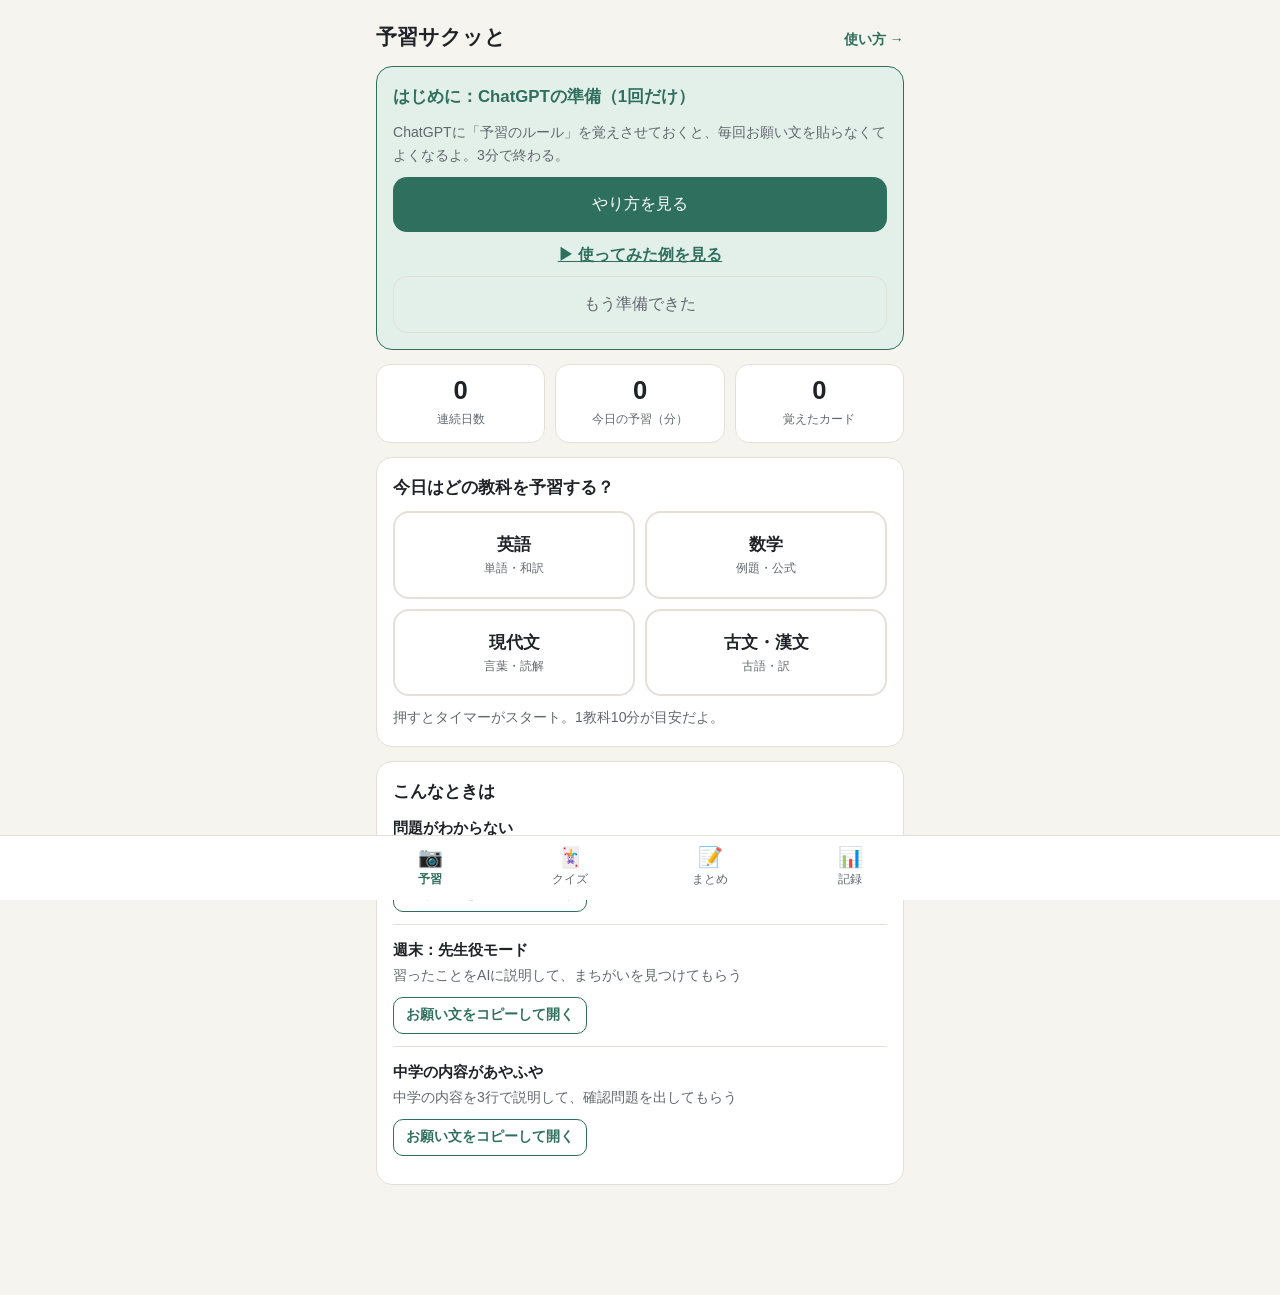
<file: index.html>
<!DOCTYPE html>
<html lang="ja">
<head>
<meta charset="UTF-8">
<meta name="viewport" content="width=device-width, initial-scale=1, viewport-fit=cover">
<meta name="robots" content="noindex">
<meta name="apple-mobile-web-app-capable" content="yes">
<meta name="apple-mobile-web-app-title" content="予習サクッと">
<meta name="theme-color" content="#2f6f5e">
<title>予習サクッと</title>
<meta name="description" content="写真とAIで予習を30分に。単語カードとまとめで授業前もバッチリ">
<link rel="icon" href="favicon.png">
<link rel="apple-touch-icon" href="apple-touch-icon.png">
<style>
  :root {
    --bg: #f6f4ef;
    --card: #ffffff;
    --text: #1f2328;
    --sub: #62676d;
    --line: #e4e0d8;
    --accent: #2f6f5e;
    --on-accent: #ffffff;
    --accent-soft: #e3efe9;
    --warm: #c0643c;
    --warm-soft: #f8e8df;
    --line-green: #06c755;
    --tabbar: #ffffff;
  }
  @media (prefers-color-scheme: dark) {
    :root {
      --bg: #17191c;
      --card: #22252a;
      --text: #eceae6;
      --sub: #a3a7ad;
      --line: #34383e;
      --accent: #6fbfa6;
      --on-accent: #0f2420;
      --accent-soft: #24352f;
      --warm: #e38c64;
      --warm-soft: #3a2a22;
      --tabbar: #1d2024;
    }
  }
  * { box-sizing: border-box; }
  [hidden] { display: none !important; }
  html, body { margin: 0; }
  body {
    background: var(--bg);
    color: var(--text);
    font-family: -apple-system, BlinkMacSystemFont, "Hiragino Sans", "Noto Sans JP", "Yu Gothic UI", sans-serif;
    line-height: 1.65;
    -webkit-text-size-adjust: 100%;
  }
  main { max-width: 560px; margin: 0 auto; padding: 16px 16px calc(96px + env(safe-area-inset-bottom)); }
  h1 { font-size: 1.3rem; margin: 4px 0 12px; }
  .head { display: flex; justify-content: space-between; align-items: baseline; gap: 8px; }
  .head a { color: var(--accent); font-weight: 700; font-size: .9rem; text-decoration: none; white-space: nowrap; }
  h2 { font-size: 1.05rem; margin: 0 0 10px; }
  p { margin: 0 0 10px; }
  .sub { color: var(--sub); font-size: .88rem; }
  .card {
    background: var(--card);
    border: 1px solid var(--line);
    border-radius: 16px;
    padding: 16px;
    margin-bottom: 14px;
  }
  .tag {
    display: inline-block;
    background: var(--accent-soft); color: var(--accent);
    font-size: .78rem; font-weight: 700;
    padding: 1px 10px; border-radius: 99px;
  }
  button, a.btn { font: inherit; -webkit-tap-highlight-color: transparent; }
  button { border: none; cursor: pointer; }
  .btn {
    display: block; width: 100%; text-align: center; text-decoration: none;
    padding: 14px; border-radius: 14px;
    font-size: 1rem; font-weight: 700;
    background: var(--accent); color: var(--on-accent);
  }
  .btn.ghost { background: transparent; color: var(--accent); border: 1.5px solid var(--accent); }
  .btn.plain { background: transparent; color: var(--sub); border: 1px solid var(--line); font-weight: 500; }
  .btn.line { background: var(--line-green); color: #fff; }
  .btn.small { display: inline-block; width: auto; padding: 6px 12px; font-size: .85rem; border-radius: 10px; }
  .btn:active { transform: scale(.98); }
  .row { display: flex; gap: 10px; }
  .row > * { flex: 1; }

  /* 数字タイル */
  .tiles { display: grid; grid-template-columns: repeat(3, 1fr); gap: 10px; margin-bottom: 14px; }
  .tile {
    background: var(--card); border: 1px solid var(--line); border-radius: 14px;
    padding: 10px 6px; text-align: center;
  }
  .tile b { display: block; font-size: 1.6rem; line-height: 1.2; }
  .tile span { font-size: .75rem; color: var(--sub); }

  /* 教科ボタン */
  .subjects { display: grid; grid-template-columns: 1fr 1fr; gap: 10px; }
  .subj {
    background: var(--card); color: var(--text);
    border: 2px solid var(--line); border-radius: 16px;
    padding: 18px 8px; font-size: 1.05rem; font-weight: 700;
  }
  .subj small { display: block; font-size: .75rem; color: var(--sub); font-weight: 500; }
  .subj:active { border-color: var(--accent); }

  /* 予習中 */
  .timer {
    display: flex; align-items: center; justify-content: space-between;
    background: var(--accent); color: var(--on-accent); border-radius: 16px;
    padding: 12px 16px; margin-bottom: 14px;
  }
  .timer b { font-size: 1.6rem; font-variant-numeric: tabular-nums; }
  .timer span { font-size: .85rem; opacity: .9; }
  .step { display: flex; gap: 12px; }
  .step + .step { margin-top: 18px; padding-top: 18px; border-top: 1px dashed var(--line); }
  .step .no {
    flex: none; width: 28px; height: 28px; border-radius: 50%;
    background: var(--accent); color: var(--on-accent); display: grid; place-items: center;
    font-size: .85rem; font-weight: 700;
  }
  .step .body { flex: 1; min-width: 0; }
  .step h3 { font-size: 1rem; margin: 2px 0 6px; }
  details { margin-top: 8px; }
  summary { color: var(--accent); font-size: .88rem; cursor: pointer; }
  pre.prompt {
    white-space: pre-wrap; overflow-wrap: anywhere;
    font-family: inherit; font-size: .82rem;
    background: var(--bg); border: 1px dashed var(--line);
    border-radius: 12px; padding: 10px; margin: 8px 0 0;
  }
  textarea, input[type=number] {
    width: 100%; font: inherit; font-size: 16px;
    padding: 10px; border-radius: 12px;
    border: 1px solid var(--line); background: var(--bg); color: var(--text);
  }
  textarea { min-height: 110px; resize: vertical; }
  .saved {
    background: var(--accent-soft); color: var(--accent);
    border-radius: 12px; padding: 10px 12px; font-size: .9rem; font-weight: 700; margin-top: 10px;
  }
  .warn { background: var(--warm-soft); color: var(--warm); }
  .extra { border-top: 1px solid var(--line); padding: 12px 0; }
  .extra:first-of-type { border-top: none; padding-top: 0; }
  .extra h3 { font-size: .95rem; margin: 0 0 2px; }
  .setup { background: var(--accent-soft); border-color: var(--accent); }
  .setup h2 { color: var(--accent); }
  .howto { margin: 4px 0 0; padding-left: 1.2em; font-size: .88rem; color: var(--sub); }
  .howto li { margin-bottom: 4px; }
  .howto b { color: var(--text); }
  #a-steps + .step { margin-top: 18px; padding-top: 18px; border-top: 1px dashed var(--line); }

  /* チップ */
  .chips { display: flex; gap: 6px; overflow-x: auto; padding-bottom: 4px; margin-bottom: 12px; scrollbar-width: none; }
  .chips::-webkit-scrollbar { display: none; }
  .chip {
    flex: none; border: 1px solid var(--line); background: var(--card); color: var(--text);
    border-radius: 99px; padding: 5px 12px; font-size: .85rem;
  }
  .chip.on { background: var(--accent); border-color: var(--accent); color: var(--on-accent); }

  /* クイズ */
  .flash {
    min-height: 230px; display: flex; flex-direction: column; justify-content: center; align-items: center;
    text-align: center; gap: 10px;
  }
  .flash .front { font-size: 1.6rem; font-weight: 700; overflow-wrap: anywhere; }
  .flash .back { font-size: 1.1rem; color: var(--accent); font-weight: 700; overflow-wrap: anywhere; }
  .qcount { display: flex; justify-content: space-between; font-size: .85rem; color: var(--sub); margin-bottom: 8px; }
  .judge { display: grid; grid-template-columns: 1fr 1fr; gap: 10px; }
  .judge button { padding: 18px 8px; border-radius: 16px; font-size: 1.1rem; font-weight: 700; }
  .judge .ok { background: var(--accent); color: var(--on-accent); }
  .judge .ng { background: var(--warm); color: var(--on-accent); }
  .result-big { font-size: 3rem; font-weight: 800; text-align: center; color: var(--accent); margin: 8px 0; }

  /* まとめ・カード一覧 */
  .note { border-top: 1px solid var(--line); padding: 12px 0; }
  .note:first-child { border-top: none; padding-top: 0; }
  .note-head { display: flex; align-items: center; gap: 8px; margin-bottom: 4px; }
  .note-head .date { color: var(--sub); font-size: .82rem; flex: 1; }
  .note ul { margin: 0; padding-left: 1.2em; }
  .note li { margin-bottom: 2px; }
  .link-del { background: none; color: var(--sub); font-size: .78rem; padding: 2px 4px; text-decoration: underline; }
  .empty { color: var(--sub); font-size: .9rem; text-align: center; padding: 16px 0; }
  .clist { font-size: .9rem; }
  .clist div { display: flex; gap: 8px; padding: 6px 0; border-bottom: 1px solid var(--line); }
  .clist div span:first-child { flex: 1; font-weight: 700; overflow-wrap: anywhere; }
  .clist div span:nth-child(2) { flex: 1.3; color: var(--sub); overflow-wrap: anywhere; }

  /* グラフ */
  .chart { position: relative; height: 160px; margin: 8px 0 4px; }
  .bars { position: absolute; inset: 0; display: flex; align-items: flex-end; gap: 2px; }
  .bars .col {
    flex: 1; height: 100%; display: flex; align-items: flex-end; justify-content: center;
    background: none; padding: 0; position: relative;
  }
  .bars .bar { width: 70%; max-width: 18px; background: var(--accent); border-radius: 4px 4px 0 0; min-height: 0; }
  .bars .col.sel .bar { outline: 2px solid var(--text); outline-offset: 1px; }
  .goal {
    position: absolute; left: 0; right: 0; z-index: 2;
    border-top: 1.5px dashed var(--warm); pointer-events: none;
  }
  .goal span {
    position: absolute; left: 0; top: -22px; font-size: .72rem; color: var(--warm); font-weight: 700;
    background: var(--card); padding: 0 4px; border-radius: 4px;
  }
  .baseline { position: absolute; left: 0; right: 0; bottom: 0; border-top: 1px solid var(--line); }
  .xlabels { display: flex; gap: 2px; font-size: .68rem; color: var(--sub); text-align: center; }
  .xlabels span { flex: 1; }
  .xlabels span.today { color: var(--text); font-weight: 700; }
  .chart-info { font-size: .88rem; min-height: 1.5em; margin-top: 6px; }

  .seg { display: flex; border: 1px solid var(--line); border-radius: 12px; overflow: hidden; }
  .seg button { flex: 1; padding: 10px; background: var(--card); color: var(--text); font-size: .95rem; }
  .seg button.on { background: var(--accent); color: var(--on-accent); font-weight: 700; }

  /* タブ */
  nav.tabs {
    position: fixed; left: 0; right: 0; bottom: 0; z-index: 5;
    background: var(--tabbar); border-top: 1px solid var(--line);
    display: flex; justify-content: center;
    padding-bottom: env(safe-area-inset-bottom);
  }
  nav.tabs button {
    flex: 1; max-width: 140px; background: none; color: var(--sub);
    padding: 8px 2px 10px; font-size: .75rem;
  }
  nav.tabs button b { display: block; font-size: 1.25rem; line-height: 1.3; }
  nav.tabs button.on { color: var(--accent); font-weight: 700; }

  .toast {
    position: fixed; left: 50%; bottom: calc(84px + env(safe-area-inset-bottom)); transform: translateX(-50%);
    background: var(--text); color: var(--bg);
    padding: 10px 18px; border-radius: 99px; font-size: .9rem; z-index: 10;
    opacity: 0; pointer-events: none; transition: opacity .2s; white-space: nowrap;
  }
  .toast.show { opacity: 1; }
</style>
</head>
<body>
<main>

  <!-- ===== 予習 ===== -->
  <section id="tab-home">
    <div id="home-idle">
      <div class="head">
        <h1>予習サクッと</h1>
        <a href="guide.html">使い方 →</a>
      </div>
      <div class="card setup" id="setup-banner" hidden>
        <h2>はじめに：ChatGPTの準備（1回だけ）</h2>
        <p class="sub">ChatGPTに「予習のルール」を覚えさせておくと、毎回お願い文を貼らなくてよくなるよ。3分で終わる。</p>
        <a class="btn" href="guide.html#junbi">やり方を見る</a>
        <a href="demo.html" style="display:block;text-align:center;margin-top:10px;font-weight:700;color:var(--accent)">▶ 使ってみた例を見る</a>
        <button class="btn plain" id="setup-done" style="margin-top:8px">もう準備できた</button>
      </div>
      <div class="tiles">
        <div class="tile"><b id="t-streak">0</b><span>連続日数</span></div>
        <div class="tile"><b id="t-today">0</b><span>今日の予習（分）</span></div>
        <div class="tile"><b id="t-cards">0</b><span>覚えたカード</span></div>
      </div>

      <div class="card">
        <h2>今日はどの教科を予習する？</h2>
        <div class="subjects" id="subjects"></div>
        <p class="sub" style="margin:10px 0 0">押すとタイマーがスタート。1教科10分が目安だよ。</p>
      </div>

      <div class="card">
        <h2>こんなときは</h2>
        <div class="extra">
          <h3>問題がわからない</h3>
          <p class="sub">答えは教えず、ヒントを1つずつ出してもらう</p>
          <button class="btn small ghost" data-extra="hint">お願い文をコピーして開く</button>
        </div>
        <div class="extra">
          <h3>週末：先生役モード</h3>
          <p class="sub">習ったことをAIに説明して、まちがいを見つけてもらう</p>
          <button class="btn small ghost" data-extra="teach">お願い文をコピーして開く</button>
        </div>
        <div class="extra">
          <h3>中学の内容があやふや</h3>
          <p class="sub">中学の内容を3行で説明して、確認問題を出してもらう</p>
          <button class="btn small ghost" data-extra="junior">お願い文をコピーして開く</button>
        </div>
      </div>
    </div>

    <div id="home-active" hidden>
      <div class="timer">
        <div><span id="a-subj">英語</span><br><span>予習中</span></div>
        <b id="a-time">0:00</b>
      </div>

      <div class="card">
        <div id="a-steps"></div>
        <div class="step">
          <div class="no" id="a-paste-no">5</div>
          <div class="body">
            <h3>ChatGPTの最初の返事をここに貼る</h3>
            <p class="sub">返事の下にある<b>コピーボタン</b>（四角が2つ重なったマーク）を押す → 下に貼りつけ。単語カードとまとめが自動で保存されるよ。</p>
            <textarea id="a-paste" placeholder="ここに貼りつけ"></textarea>
            <button class="btn ghost" id="a-save" style="margin-top:8px">カードとまとめを保存</button>
            <div id="a-saved" hidden></div>
          </div>
        </div>
      </div>

      <div class="card" id="finish-box">
        <h2>予習おわり！</h2>
        <div class="row" style="align-items:center">
          <span style="flex:none">かかった時間</span>
          <input type="number" id="a-min" min="1" max="180" inputmode="numeric" style="flex:1">
          <span style="flex:none">分</span>
        </div>
        <button class="btn" id="a-finish" style="margin-top:12px">記録する</button>
        <button class="btn plain" id="a-cancel" style="margin-top:8px">やめる（記録しない）</button>
      </div>
    </div>
  </section>

  <!-- ===== クイズ ===== -->
  <section id="tab-quiz" hidden>
    <h1>単語クイズ</h1>
    <div class="chips" id="quiz-chips"></div>
    <div id="quiz-start" class="card">
      <p id="quiz-info"></p>
      <button class="btn" id="quiz-go">10問スタート</button>
      <p class="sub" style="margin:10px 0 0">電車の中で5分。まだ覚えていないカードから出るよ。</p>
    </div>
    <div id="quiz-play" hidden>
      <div class="qcount"><span id="q-no"></span><span id="q-subj"></span></div>
      <div class="card flash">
        <div class="front" id="q-front"></div>
        <div class="back" id="q-back" hidden></div>
      </div>
      <button class="btn" id="q-show">答えを見る</button>
      <div class="judge" id="q-judge" hidden>
        <button class="ng" id="q-ng">まだ ×</button>
        <button class="ok" id="q-ok">覚えた ○</button>
      </div>
      <button class="link-del" id="q-quit" style="display:block;margin:14px auto 0">クイズをやめる</button>
    </div>
    <div id="quiz-end" class="card" hidden>
      <p style="text-align:center;margin:0">今回の結果</p>
      <div class="result-big" id="q-result"></div>
      <p class="sub" style="text-align:center" id="q-comment"></p>
      <button class="btn" id="q-again">もう一回</button>
    </div>
    <details class="card">
      <summary>カードの一覧を見る</summary>
      <div class="clist" id="card-list" style="margin-top:10px"></div>
    </details>
  </section>

  <!-- ===== まとめ ===== -->
  <section id="tab-notes" hidden>
    <h1>授業前のまとめ</h1>
    <p class="sub">授業の前の5分で見返そう。当てられても大丈夫。</p>
    <div class="chips" id="note-chips"></div>
    <div class="card" id="note-list"></div>
  </section>

  <!-- ===== 記録 ===== -->
  <section id="tab-log" hidden>
    <h1>記録</h1>
    <div class="tiles">
      <div class="tile"><b id="l-streak">0</b><span>連続日数</span></div>
      <div class="tile"><b id="l-days">0</b><span>7日間で予習</span></div>
      <div class="tile"><b id="l-avg">0</b><span>1日の平均（分）</span></div>
    </div>
    <div class="card">
      <h2>毎日の予習時間（分）</h2>
      <p class="sub" style="margin:0 0 16px">最近14日間（太字の日付が今日）。棒を押すとくわしく見られるよ。</p>
      <div class="chart" id="chart">
        <div class="baseline"></div>
        <div class="goal" id="goal"><span>目標30分</span></div>
        <div class="bars" id="bars"></div>
      </div>
      <div class="xlabels" id="xlabels"></div>
      <div class="chart-info" id="chart-info"></div>
    </div>
    <div class="card">
      <h2>がんばりを報告する</h2>
      <p class="sub">この1週間の記録を、相談している人にLINEで送れるよ。</p>
      <button class="btn line" id="report">LINEで報告する</button>
    </div>
    <div class="card">
      <h2>ChatGPTの準備</h2>
      <p class="sub">ChatGPTのプロジェクト「予習」の「指示」に、このルールを貼っておくと、毎回のお願い文がいらなくなるよ。</p>
      <button class="btn ghost" id="copy-rules">予習のルールをコピー</button>
      <details>
        <summary>ルールの中身を見る</summary>
        <pre class="prompt" id="rules-text"></pre>
      </details>
      <p class="sub" style="margin:10px 0 0">くわしいやり方は <a href="guide.html#junbi" style="color:var(--accent)">使い方ガイド</a> へ。</p>
    </div>
    <div class="card">
      <h2>ホーム画面に置く</h2>
      <p class="sub" style="margin:0">Safariでこのページを開いて、下の「共有」ボタン（□に↑）→「ホーム画面に追加」。アプリみたいにすぐ開けるよ。</p>
    </div>
    <a class="btn ghost" href="guide.html" style="margin-bottom:14px">使い方ガイドを見る</a>
    <div class="card">
      <h2>データ</h2>
      <p class="sub">記録はこのスマホの中だけに保存されます。機種変更の前は「書き出し」でバックアップしてね。</p>
      <div class="row">
        <button class="btn small ghost" id="export">書き出し</button>
        <button class="btn small ghost" id="import-btn">読み込み</button>
        <button class="btn small plain" id="reset">全部消す</button>
      </div>
      <input type="file" id="import" accept="application/json,.json" hidden>
    </div>
  </section>

</main>

<nav class="tabs" id="tabs">
  <button data-tab="home" class="on"><b>📷</b>予習</button>
  <button data-tab="quiz"><b>🃏</b>クイズ</button>
  <button data-tab="notes"><b>📝</b>まとめ</button>
  <button data-tab="log"><b>📊</b>記録</button>
</nav>
<div class="toast" id="toast"></div>

<script>
// ================= 設定 =================
const SUBJECTS = [
  { k: "en", name: "英語", say: "英語", note: "単語・和訳", card: "英単語・熟語｜意味" },
  { k: "ma", name: "数学", say: "数学", note: "例題・公式", card: "公式・用語｜意味や使い方" },
  { k: "ge", name: "現代文", say: "現代文", note: "言葉・読解", card: "言葉｜意味" },
  { k: "ko", name: "古文・漢文", say: "古文」か「漢文", note: "古語・訳", card: "古語・句法｜意味" },
];
const GPT_URL = "https://chatgpt.com/";
const GOAL = 30;

// ChatGPTのプロジェクト「予習」の「指示」に貼るルール（guide.html にも同じ文があるので、変えるときは両方直す）
const RULES = `あなたは高校1年生の予習を手伝う先生です。このプロジェクトのチャットでは、次のルールを守ってください。

■教科
最初のメッセージに書いてある教科（英語・数学・現代文・古文・漢文）の先生として答えてください。書いていなければ、写真や文章から判断してください。

■いつものルール
・答えや全文の訳を、いきなり出さない。まずヒントを出す。
・中学生にもわかる言葉で、短く説明する。
・私が「次」と送ったら、次のヒントを出す。
・私が「答え合わせ」と送ったら、全文の訳・解き方・質問の答えを出す。
・私が「降参」と送ったら、最初からていねいに説明する。

■教科ごとにやること
英語：1文ずつ意味をつかむヒント／大事な文法を1つ／授業で聞かれそうな質問を3つ（答えはまだ出さない）
数学：このページで習うことを3行で説明／例題の解き方のヒントを1段ずつ／必要な中学の内容を1つ
現代文：むずかしい言葉の説明／筆者の言いたいことを見つけるヒント／授業で聞かれそうな質問を3つ（答えはまだ出さない）
古文・漢文：大事な古語や句法の意味／大事な文法を1つ／1文ずつ現代語訳のヒント

■最初の返事の最後に、アプリに保存するため、必ず次の形をつける（予習以外のお願いのときは、つけなくてよい）
【まとめ】
・授業の前に見返すポイントを3つ（1行に1つ）
【カード】
覚えること｜意味
（1行に1つ、10個まで。表にしないで「｜」で区切る）`;
const STORE_KEY = "yoshu-sakutto-v1";

const TAIL = (s) => `
最後に、アプリに保存するので、次の形で必ず出してください。
【まとめ】
・授業の前に見返すポイントを3つ（1行に1つ）
【カード】
${s.card}
（1行に1つ、10個まで。表にしないで「｜」で区切る）`;

const PROMPTS = {
  en: s => `あなたは高校1年生向けの英語の先生です。
送った写真や文章は、明日の授業で習う教科書のページです。予習を手伝ってください。

1. 1文ずつ、意味をつかむためのヒントを出してください。まだ全文の訳は出さないでください。
2. 大事な文法を1つだけ、かんたんに説明してください。
3. 授業で先生に聞かれそうな質問を3つ出してください（答えはまだ出さない）。

私が「答え合わせ」と送ったら、全文の訳と質問の答えを出してください。
${TAIL(s)}`,
  ma: s => `あなたは高校1年生向けの数学の先生です。
送った写真や文章は、明日の授業で習う教科書のページです。予習を手伝ってください。

1. このページで習うことを、中学生にもわかる言葉で3行で説明してください。
2. 例題の解き方を、ヒントとして1段ずつ出してください。一気に答えを出さないでください。
3. このページを理解するのに必要な中学の内容があれば、1つだけ教えてください。

私が「次」と送ったら次のヒントを、「答え合わせ」と送ったら解き方の全体を出してください。
${TAIL(s)}`,
  ge: s => `あなたは高校1年生向けの国語（現代文）の先生です。
送った写真や文章は、明日の授業で読む文章です。予習を手伝ってください。

1. 読み方や意味がむずかしい言葉を選んで、かんたんに説明してください。
2. 筆者がいちばん言いたいことを見つけるためのヒントを出してください（答えはまだ出さない）。
3. 授業で先生に聞かれそうな質問を3つ出してください（答えはまだ出さない）。

私が「答え合わせ」と送ったら、段落ごとの要約と質問の答えを出してください。
${TAIL(s)}`,
  ko: s => `あなたは高校1年生向けの古文・漢文の先生です。
送った写真や文章は、明日の授業で読む教科書のページです。予習を手伝ってください。

1. 大事な古語（漢文なら大事な漢字や句法）を選んで、意味を説明してください。
2. 大事な文法（助動詞や返り点など）を1つだけ、かんたんに説明してください。
3. 1文ずつ、現代語訳のヒントを出してください。まだ全文の訳は出さないでください。

私が「答え合わせ」と送ったら、全文の現代語訳を出してください。
${TAIL(s)}`,
};
const TIPS = {
  en: "ヒントを見て、まず自分で訳してみる。むずかしければ「答え合わせ」と送ってOK。",
  ma: "ヒントを見て例題を解いてみる。つまったら「次」と送ると、次のヒントが出るよ。",
  ge: "筆者の言いたいことを自分の言葉で1行書いてから「答え合わせ」と送ろう。",
  ko: "ヒントを見て訳してみる。むずかしければ「答え合わせ」と送ってOK。",
};
const EXTRAS = {
  hint: `高校1年生です。写真の問題がわかりません。
答えはすぐに教えないでください。ヒントを1つずつ出して、私が自分で解けるように手伝ってください。
私が「降参」と送ったときだけ、解き方を最初から説明してください。`,
  teach: `今から私が、今週の授業で習ったことをあなたに説明します。あなたは生徒の役です。
私の説明にまちがいや足りないところがあれば、質問する形で教えてください。
最後に、私の理解度を5段階で教えて、もう一度確認するとよいところを1つ教えてください。
では説明します：`,
  junior: `高校1年生です。授業で、中学で習った「（ここに内容を書く）」があやふやです。
中学生にもわかる言葉で3行で説明して、確認問題を3問出してください。
答えは、私が答えを送ってから教えてください。`,
};

// ================= データ =================
function blank() {
  return { setupDone: false, sessions: [], cards: [], notes: [], active: null };
}
function load() {
  try {
    const d = JSON.parse(localStorage.getItem(STORE_KEY) || "null");
    if (d && Array.isArray(d.cards)) return Object.assign(blank(), d);
  } catch (e) {}
  return blank();
}
let state = load();
function save() {
  try { localStorage.setItem(STORE_KEY, JSON.stringify(state)); } catch (e) {}
}

// ================= 小道具 =================
const $ = id => document.getElementById(id);
const WD = ["日", "月", "火", "水", "木", "金", "土"];
const subjOf = k => SUBJECTS.find(s => s.k === k) || SUBJECTS[0];
const uid = () => Date.now().toString(36) + Math.random().toString(36).slice(2, 6);
function ymd(d) {
  return d.getFullYear() + "-" + String(d.getMonth() + 1).padStart(2, "0") + "-" + String(d.getDate()).padStart(2, "0");
}
function parseYmd(s) { const p = s.split("-"); return new Date(+p[0], p[1] - 1, +p[2]); }
function addDays(d, n) { const x = new Date(d); x.setDate(x.getDate() + n); return x; }
function md(d) { return `${d.getMonth() + 1}/${d.getDate()}(${WD[d.getDay()]})`; }
function esc(s) {
  return String(s).replace(/[&<>"']/g, c => ({ "&": "&amp;", "<": "&lt;", ">": "&gt;", '"': "&quot;", "'": "&#39;" }[c]));
}
function toast(msg) {
  const t = $("toast");
  t.textContent = msg;
  t.classList.add("show");
  clearTimeout(toast.h);
  toast.h = setTimeout(() => t.classList.remove("show"), 2200);
}
function copyText(text) {
  // タップの直後に同期的にコピーする（iPhoneでも確実に動くように）
  let ok = false;
  const ta = document.createElement("textarea");
  ta.value = text;
  ta.setAttribute("readonly", "");
  ta.style.position = "fixed";
  ta.style.opacity = "0";
  document.body.appendChild(ta);
  ta.select();
  ta.setSelectionRange(0, text.length);
  try { ok = document.execCommand("copy"); } catch (e) {}
  ta.remove();
  if (!ok && navigator.clipboard) {
    navigator.clipboard.writeText(text).catch(() => {});
    ok = true;
  }
  return ok;
}

// ================= 集計 =================
function minutesOn(dateStr) {
  return state.sessions.filter(s => s.date === dateStr).reduce((a, s) => a + s.min, 0);
}
function studied(dateStr) { return state.sessions.some(s => s.date === dateStr); }
function streak() {
  let d = new Date(), n = 0;
  if (!studied(ymd(d))) d = addDays(d, -1); // 今日まだなら昨日から数える
  while (studied(ymd(d))) { n++; d = addDays(d, -1); }
  return n;
}
function knownCount() { return state.cards.filter(c => c.known).length; }

// ================= AIの返事を読み取る =================
function section(text, name) {
  const mark = "【" + name + "】";
  const i = text.lastIndexOf(mark);
  if (i < 0) return "";
  const rest = text.slice(i + mark.length);
  const end = rest.indexOf("【");
  return end >= 0 ? rest.slice(0, end) : rest;
}
function cleanLine(line) {
  return line.replace(/^\s*(?:[-・*•●◦]|\d+[.)．、]|[（(]\d+[)）])\s*/, "").trim();
}
function parseReply(raw, subjectKey) {
  const text = raw.replace(/\r/g, "").replace(/\*\*/g, "").replace(/`/g, "");
  const cardPart = section(text, "カード") || text;
  const cards = [];
  cardPart.split("\n").forEach(line => {
    if (!/[|｜]/.test(line)) return;
    if (/^[\s|｜:：\-ー—]+$/.test(line)) return; // 表の区切り線
    const parts = line.split(/[|｜]/).map(cleanLine).filter(Boolean);
    if (parts.length < 2) return;
    const front = parts[0].slice(0, 80);
    const back = parts.slice(1).join(" / ").slice(0, 200);
    if (/^意味/.test(back) || /^(単語|英単語|古語|言葉|用語|公式)/.test(front) && /意味/.test(back)) return; // 見出し行
    cards.push({ front, back });
  });
  const points = section(text, "まとめ").split("\n")
    .map(cleanLine)
    .filter(l => l && !/[|｜]/.test(l) && !/ポイントを3つ/.test(l))
    .slice(0, 5)
    .map(l => l.slice(0, 200));
  return { cards, points };
}

// ================= 予習タブ =================
// 教科ごとの手順（英語は写真の回数を節約するため、カメラの文字読み取りでコピーする）
function stepsFor(s) {
  const open = {
    t: "ChatGPTを開いて、プロジェクト「予習」で新しいチャット",
    html: `<a class="btn" href="${GPT_URL}" target="_blank" rel="noopener">ChatGPT を開く</a>
      <p class="sub" style="margin:8px 0 0">左上のメニュー → プロジェクト「予習」→ 新しいチャット</p>`,
  };
  const fallback = `<details><summary>プロジェクトを作っていないときは</summary>
      <p class="sub" style="margin:8px 0 0">教科名の代わりに、このお願い文を貼って送ってね。</p>
      <pre class="prompt">${esc(PROMPTS[s.k](s))}</pre>
      <button class="btn small ghost copy-prompt" style="margin-top:8px">お願い文をコピー</button></details>`;
  const hint = { t: "ヒントを見て、自分で考える", html: `<p class="sub" style="margin:0">${TIPS[s.k]}</p>` };
  if (s.k === "en") return [
    {
      t: "教科書の英文をコピーする",
      html: `<ol class="howto">
        <li>iPhoneの<b>カメラ</b>を教科書の英文に向ける</li>
        <li>右下の<b>文字読み取りマーク</b>（枠の中に線）を押す</li>
        <li><b>「すべてを選択」→「コピー」</b></li></ol>
        <p class="sub" style="margin:6px 0 0">写真を送る回数（1日数回まで）を節約できるよ。うまくいかなければ写真でもOK。</p>`,
    },
    open,
    { t: "「英語」と打って、貼りつけて送る", html: `<p class="sub" style="margin:0">入力欄に「英語」と打って改行 → 長押しして「ペースト」→ 送信</p>${fallback}` },
    hint,
  ];
  return [
    open,
    { t: `「${s.say}」と打って、教科書を撮って送る`, html: `<p class="sub" style="margin:0">入力欄に「${s.say}」と打つ →「＋」→「カメラ」で明日やるページを撮る → 送信</p>${fallback}` },
    hint,
  ];
}

function renderHome() {
  $("t-streak").textContent = streak();
  $("t-today").textContent = minutesOn(ymd(new Date()));
  $("t-cards").textContent = knownCount();
  $("setup-banner").hidden = !!state.setupDone;
  $("subjects").innerHTML = SUBJECTS.map(s =>
    `<button class="subj" data-subj="${s.k}">${s.name}<small>${s.note}</small></button>`).join("");

  const a = state.active;
  $("home-idle").hidden = !!a;
  $("home-active").hidden = !a;
  if (a) {
    const s = subjOf(a.subject);
    const steps = stepsFor(s);
    $("a-subj").textContent = s.name;
    $("a-steps").innerHTML = steps.map((st, i) => `
      <div class="step"><div class="no">${i + 1}</div>
        <div class="body"><h3>${st.t}</h3>${st.html}</div></div>`).join("");
    $("a-paste-no").textContent = steps.length + 1;
    if ($("a-paste").value !== (a.draft || "")) $("a-paste").value = a.draft || "";
    tick();
  }
}
function elapsedMin() {
  if (!state.active) return 0;
  return Math.max(1, Math.round((Date.now() - state.active.start) / 60000));
}
function tick() {
  if (!state.active) return;
  const sec = Math.floor((Date.now() - state.active.start) / 1000);
  const m = Math.floor(sec / 60), s = sec % 60;
  $("a-time").textContent = `${m}:${String(s).padStart(2, "0")}`;
  if (document.activeElement !== $("a-min")) $("a-min").value = Math.min(180, elapsedMin());
}
setInterval(tick, 1000);

$("subjects").addEventListener("click", e => {
  const b = e.target.closest("[data-subj]");
  if (!b) return;
  state.active = { subject: b.dataset.subj, start: Date.now(), draft: "" };
  save();
  $("a-saved").hidden = true;
  renderHome();
  window.scrollTo(0, 0);
});

$("a-steps").addEventListener("click", e => {
  if (!e.target.closest(".copy-prompt") || !state.active) return;
  const s = subjOf(state.active.subject);
  copyText(PROMPTS[s.k](s));
  toast("お願い文をコピーしたよ");
});
$("setup-done").addEventListener("click", () => {
  state.setupDone = true;
  save();
  renderHome();
});

$("a-paste").addEventListener("input", () => {
  if (!state.active) return;
  state.active.draft = $("a-paste").value;
  save();
});

$("a-save").addEventListener("click", () => {
  const raw = $("a-paste").value.trim();
  const box = $("a-saved");
  box.hidden = false;
  if (!raw) {
    box.className = "saved warn";
    box.textContent = "まだ何も貼られていないよ";
    return;
  }
  const subj = state.active.subject;
  const { cards, points } = parseReply(raw, subj);
  const today = ymd(new Date());
  let added = 0;
  cards.forEach(c => {
    const same = state.cards.find(x => x.subject === subj && x.front.toLowerCase() === c.front.toLowerCase());
    if (same) { same.back = c.back; return; }
    state.cards.push({ id: uid(), subject: subj, front: c.front, back: c.back, date: today, known: false, last: 0 });
    added++;
  });
  if (points.length) state.notes.unshift({ id: uid(), subject: subj, date: today, points });
  save();
  if (!cards.length && !points.length) {
    box.className = "saved warn";
    box.textContent = "カードとまとめが見つからなかったよ。AIに「【まとめ】と【カード】の形で出して」と送ってから、もう一度貼ってみて。";
    return;
  }
  box.className = "saved";
  box.textContent = `保存したよ！ 新しいカード ${added}枚／まとめ ${points.length ? "1件" : "なし"}`;
  $("a-paste").value = "";
  state.active.draft = "";
  save();
});

$("a-finish").addEventListener("click", () => {
  const min = Math.max(1, Math.min(180, parseInt($("a-min").value, 10) || elapsedMin()));
  state.sessions.push({ id: uid(), date: ymd(new Date()), subject: state.active.subject, min });
  state.active = null;
  save();
  renderHome();
  const today = minutesOn(ymd(new Date()));
  toast(today <= GOAL ? `おつかれさま！今日は${today}分` : `おつかれさま！今日は合計${today}分`);
});
$("a-cancel").addEventListener("click", () => {
  if (!confirm("この予習は記録しないで終わるよ。いい？")) return;
  state.active = null;
  save();
  renderHome();
});

document.querySelectorAll("[data-extra]").forEach(b => {
  b.addEventListener("click", () => {
    copyText(EXTRAS[b.dataset.extra]);
    toast("お願い文をコピーしたよ");
    window.open(GPT_URL, "_blank", "noopener");
  });
});

// ================= クイズタブ =================
let quizFilter = "all";
let quiz = null;

function chipsHtml(current, counts) {
  const all = [{ k: "all", name: "すべて" }].concat(SUBJECTS);
  return all.map(s => `<button class="chip${s.k === current ? " on" : ""}" data-f="${s.k}">${s.name}${counts ? `（${counts(s.k)}）` : ""}</button>`).join("");
}
function cardsFor(f) { return state.cards.filter(c => f === "all" || c.subject === f); }

function renderQuiz() {
  $("quiz-chips").innerHTML = chipsHtml(quizFilter, k => cardsFor(k).length);
  const list = cardsFor(quizFilter);
  const notYet = list.filter(c => !c.known).length;
  const playing = !!quiz && !quiz.done;
  $("quiz-play").hidden = !playing;
  $("quiz-end").hidden = !(quiz && quiz.done);
  $("quiz-start").hidden = !!quiz;
  if (!list.length) {
    $("quiz-info").innerHTML = "まだカードがないよ。<br>予習でChatGPTの返事を貼りつけると、ここにカードがたまるよ。";
    $("quiz-go").hidden = true;
  } else {
    $("quiz-info").innerHTML = `カード <b>${list.length}枚</b>（まだ覚えていない <b>${notYet}枚</b>）`;
    $("quiz-go").hidden = false;
    $("quiz-go").textContent = `${Math.min(10, list.length)}問スタート`;
  }
  $("card-list").innerHTML = list.length
    ? list.slice().reverse().map(c => `<div><span>${esc(c.front)}</span><span>${esc(c.back)}</span><button class="link-del" data-delcard="${c.id}">消す</button></div>`).join("")
    : '<p class="empty">まだありません</p>';
  if (playing) showQ();
}
function startQuiz() {
  const list = cardsFor(quizFilter).slice()
    .sort((a, b) => (a.known - b.known) || (a.last - b.last));
  quiz = { items: list.slice(0, 10), i: 0, ok: 0, done: false };
  renderQuiz();
}
function showQ() {
  const c = quiz.items[quiz.i];
  $("q-no").textContent = `${quiz.i + 1} / ${quiz.items.length}`;
  $("q-subj").textContent = subjOf(c.subject).name;
  $("q-front").textContent = c.front;
  $("q-back").textContent = c.back;
  $("q-back").hidden = true;
  $("q-show").hidden = false;
  $("q-judge").hidden = true;
}
function judge(ok) {
  const c = quiz.items[quiz.i];
  const real = state.cards.find(x => x.id === c.id);
  if (real) { real.known = ok; real.last = Date.now(); }
  if (ok) quiz.ok++;
  save();
  quiz.i++;
  if (quiz.i >= quiz.items.length) {
    quiz.done = true;
    const n = quiz.items.length;
    $("q-result").textContent = `${quiz.ok} / ${n}`;
    $("q-comment").textContent = quiz.ok === n ? "全問正解！すごい！" : quiz.ok >= n / 2 ? "いい感じ！×のカードはまた出るよ" : "×のカードはまた出るから大丈夫。くり返せば覚えられる";
  }
  renderQuiz();
}
$("quiz-chips").addEventListener("click", e => {
  const b = e.target.closest("[data-f]");
  if (!b) return;
  quizFilter = b.dataset.f;
  quiz = null;
  renderQuiz();
});
$("quiz-go").addEventListener("click", startQuiz);
$("q-show").addEventListener("click", () => {
  $("q-back").hidden = false;
  $("q-show").hidden = true;
  $("q-judge").hidden = false;
});
$("q-ok").addEventListener("click", () => judge(true));
$("q-ng").addEventListener("click", () => judge(false));
$("q-quit").addEventListener("click", () => { quiz = null; renderQuiz(); });
$("q-again").addEventListener("click", startQuiz);
$("card-list").addEventListener("click", e => {
  const id = e.target.dataset.delcard;
  if (!id) return;
  if (!confirm("このカードを消す？")) return;
  state.cards = state.cards.filter(c => c.id !== id);
  save();
  renderQuiz();
});

// ================= まとめタブ =================
let noteFilter = "all";
function renderNotes() {
  $("note-chips").innerHTML = chipsHtml(noteFilter);
  const list = state.notes.filter(n => noteFilter === "all" || n.subject === noteFilter);
  $("note-list").innerHTML = list.length ? list.map(n => `
    <div class="note">
      <div class="note-head">
        <span class="tag">${esc(subjOf(n.subject).name)}</span>
        <span class="date">${md(parseYmd(n.date))} の予習</span>
        <button class="link-del" data-delnote="${n.id}">消す</button>
      </div>
      <ul>${n.points.map(p => `<li>${esc(p)}</li>`).join("")}</ul>
    </div>`).join("")
    : '<p class="empty">まだまとめがないよ。<br>予習でChatGPTの返事を貼りつけると、ここにたまるよ。</p>';
}
$("note-chips").addEventListener("click", e => {
  const b = e.target.closest("[data-f]");
  if (!b) return;
  noteFilter = b.dataset.f;
  renderNotes();
});
$("note-list").addEventListener("click", e => {
  const id = e.target.dataset.delnote;
  if (!id) return;
  if (!confirm("このまとめを消す？")) return;
  state.notes = state.notes.filter(n => n.id !== id);
  save();
  renderNotes();
});

// ================= 記録タブ =================
let selDay = null;
function renderLog() {
  const today = new Date();
  const last7 = [...Array(7)].map((_, i) => ymd(addDays(today, -i)));
  const s7 = state.sessions.filter(s => last7.includes(s.date));
  $("l-streak").textContent = streak();
  const days7 = last7.filter(studied).length;
  $("l-days").textContent = days7;
  // 予習した日の1日あたり（目標30分と比べやすいように）
  $("l-avg").textContent = days7 ? Math.round(s7.reduce((a, s) => a + s.min, 0) / days7) : 0;

  const days = [...Array(14)].map((_, i) => addDays(today, i - 13));
  const vals = days.map(d => minutesOn(ymd(d)));
  const max = Math.max(60, ...vals);
  $("goal").style.bottom = `${(GOAL / max) * 100}%`;
  $("bars").innerHTML = days.map((d, i) => {
    const v = vals[i];
    const h = v ? Math.max(3, (v / max) * 100) : 0;
    return `<button class="col${selDay === i ? " sel" : ""}" data-i="${i}" aria-label="${md(d)} ${v}分"><div class="bar" style="height:${h}%"></div></button>`;
  }).join("");
  $("xlabels").innerHTML = days.map((d, i) =>
    `<span class="${i === 13 ? "today" : ""}">${d.getDate()}</span>`).join("");
  const i = selDay === null ? 13 : selDay;
  const dayStr = ymd(days[i]);
  const bySubj = SUBJECTS.map(s => {
    const m = state.sessions.filter(x => x.date === dayStr && x.subject === s.k).reduce((a, x) => a + x.min, 0);
    return m ? `${s.name}${m}分` : "";
  }).filter(Boolean).join("・");
  $("chart-info").innerHTML = `<b>${md(days[i])}</b>：${vals[i]}分${bySubj ? `（${bySubj}）` : ""}`;
}
$("bars").addEventListener("click", e => {
  const b = e.target.closest("[data-i]");
  if (!b) return;
  selDay = +b.dataset.i;
  renderLog();
});
$("rules-text").textContent = RULES;
$("copy-rules").addEventListener("click", () => {
  copyText(RULES);
  toast("ルールをコピーしたよ。ChatGPTの「指示」に貼ってね");
});
$("report").addEventListener("click", () => {
  const today = new Date();
  const days = [...Array(7)].map((_, i) => addDays(today, i - 6));
  const keys = days.map(ymd);
  const ss = state.sessions.filter(s => keys.includes(s.date));
  const total = ss.reduce((a, s) => a + s.min, 0);
  const studiedDays = keys.filter(studied).length;
  const perDay = studiedDays ? Math.round(total / studiedDays) : 0;
  const bySubj = SUBJECTS.map(s => {
    const n = ss.filter(x => x.subject === s.k).length;
    return n ? `${s.name}${n}回` : "";
  }).filter(Boolean).join("・") || "なし";
  const newCards = state.cards.filter(c => keys.includes(c.date)).length;
  const text = [
    "【予習サクッと 報告】",
    `${md(days[0])}〜${md(days[6])}`,
    `予習した日：${studiedDays}/7日（連続${streak()}日）`,
    `予習した日の平均：${perDay}分（目標${GOAL}分）`,
    `教科：${bySubj}`,
    `カード：今週${newCards}枚ふえた／全部で${state.cards.length}枚（覚えた${knownCount()}枚）`,
  ].join("\n");
  copyText(text);
  location.href = "https://line.me/R/share?text=" + encodeURIComponent(text);
});
$("export").addEventListener("click", () => {
  const a = document.createElement("a");
  a.href = URL.createObjectURL(new Blob([JSON.stringify(state, null, 2)], { type: "application/json" }));
  a.download = `yoshu-sakutto-${ymd(new Date())}.json`;
  a.click();
});
$("import-btn").addEventListener("click", () => $("import").click());
$("import").addEventListener("change", e => {
  const f = e.target.files[0];
  if (!f) return;
  const r = new FileReader();
  r.onload = () => {
    try {
      const d = JSON.parse(r.result);
      if (!Array.isArray(d.cards) || !Array.isArray(d.sessions)) throw 0;
      state = Object.assign(blank(), d);
      save();
      renderLog();
      toast("読み込んだよ");
    } catch (err) { toast("読み込めないファイルです"); }
  };
  r.readAsText(f);
  e.target.value = "";
});
$("reset").addEventListener("click", () => {
  if (!confirm("記録・カード・まとめを全部消すよ。元に戻せないけどいい？")) return;
  state = blank();
  save();
  renderLog();
  toast("全部消したよ");
});

// ================= タブ切り替え =================
const RENDER = { home: renderHome, quiz: renderQuiz, notes: renderNotes, log: renderLog };
function show(tab) {
  Object.keys(RENDER).forEach(k => $("tab-" + k).hidden = k !== tab);
  document.querySelectorAll("#tabs button").forEach(b => b.classList.toggle("on", b.dataset.tab === tab));
  RENDER[tab]();
  window.scrollTo(0, 0);
}
$("tabs").addEventListener("click", e => {
  const b = e.target.closest("[data-tab]");
  if (b) show(b.dataset.tab);
});
// ChatGPTから戻ってきたときに、時間などを最新にする
document.addEventListener("visibilitychange", () => {
  if (document.visibilityState === "visible") { state = load(); const on = document.querySelector("#tabs button.on"); RENDER[on.dataset.tab](); }
});
renderHome();
</script>
</body>
</html>
</file>
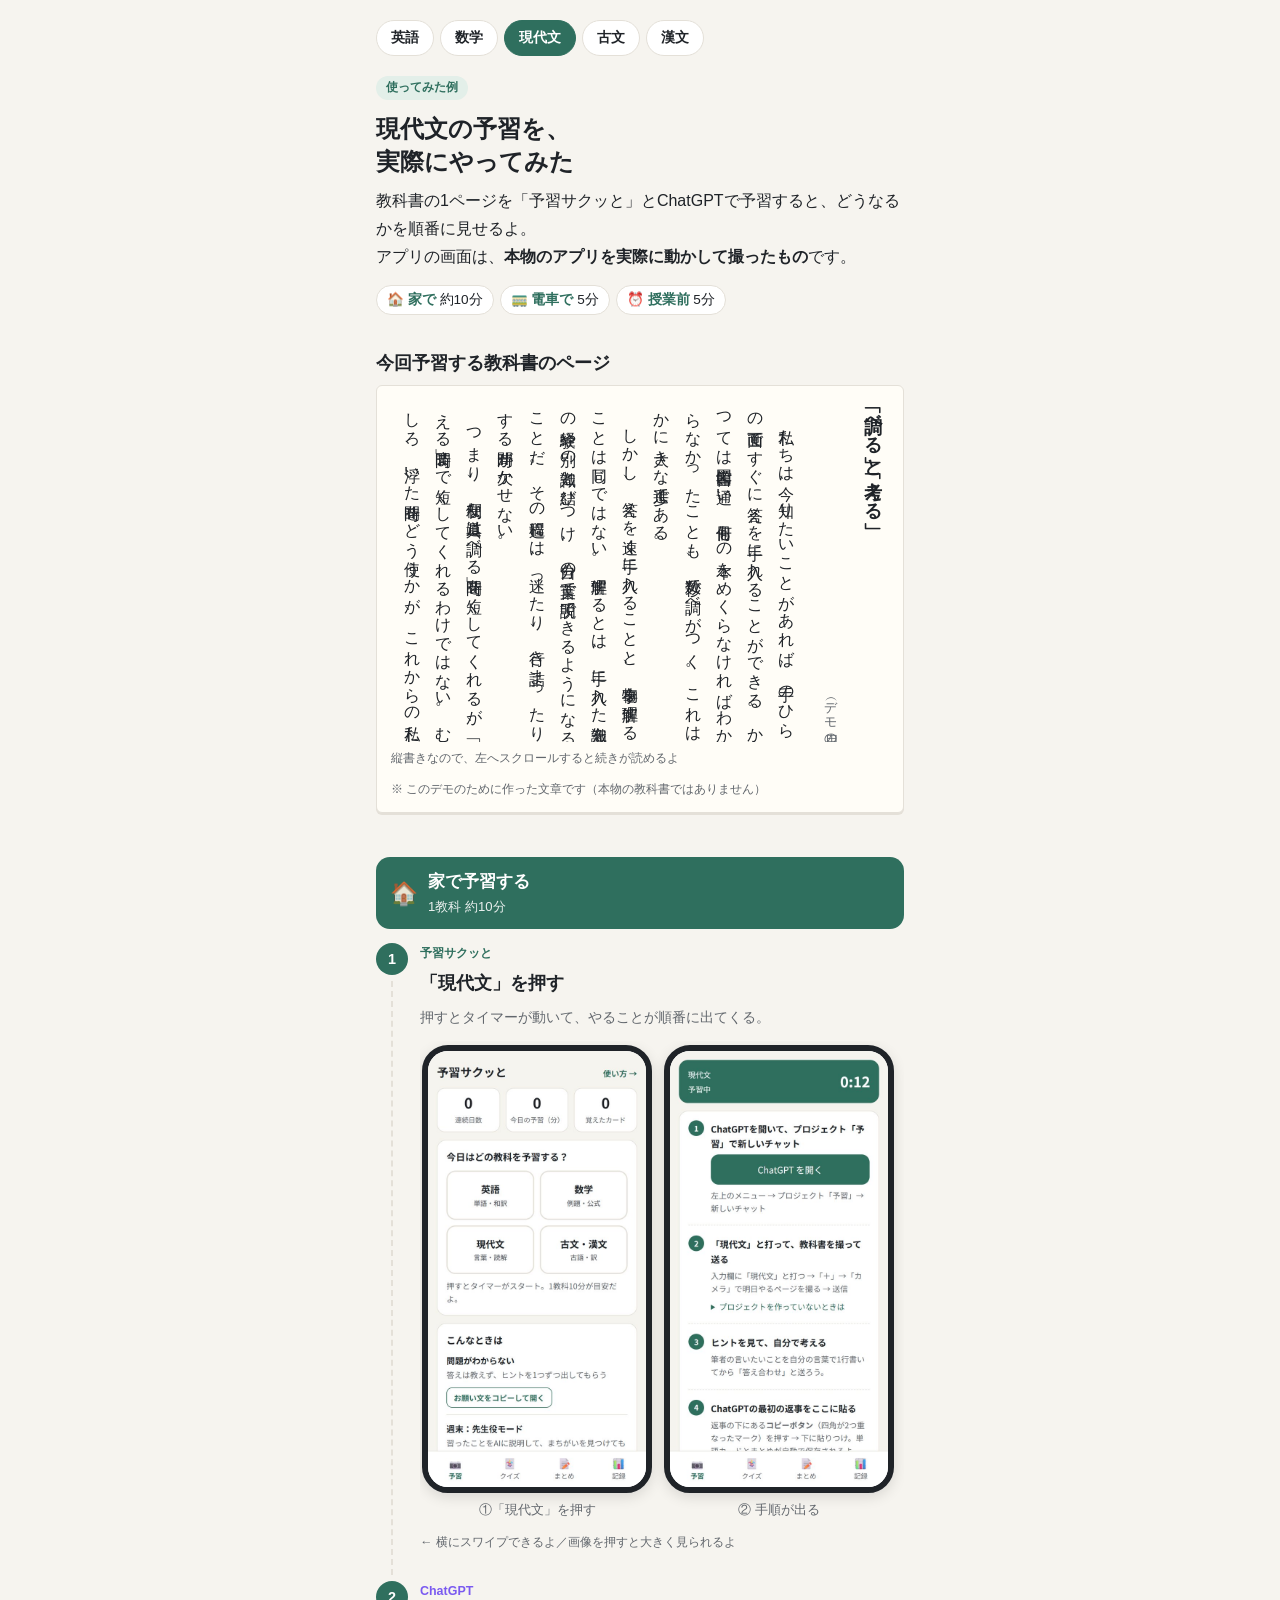
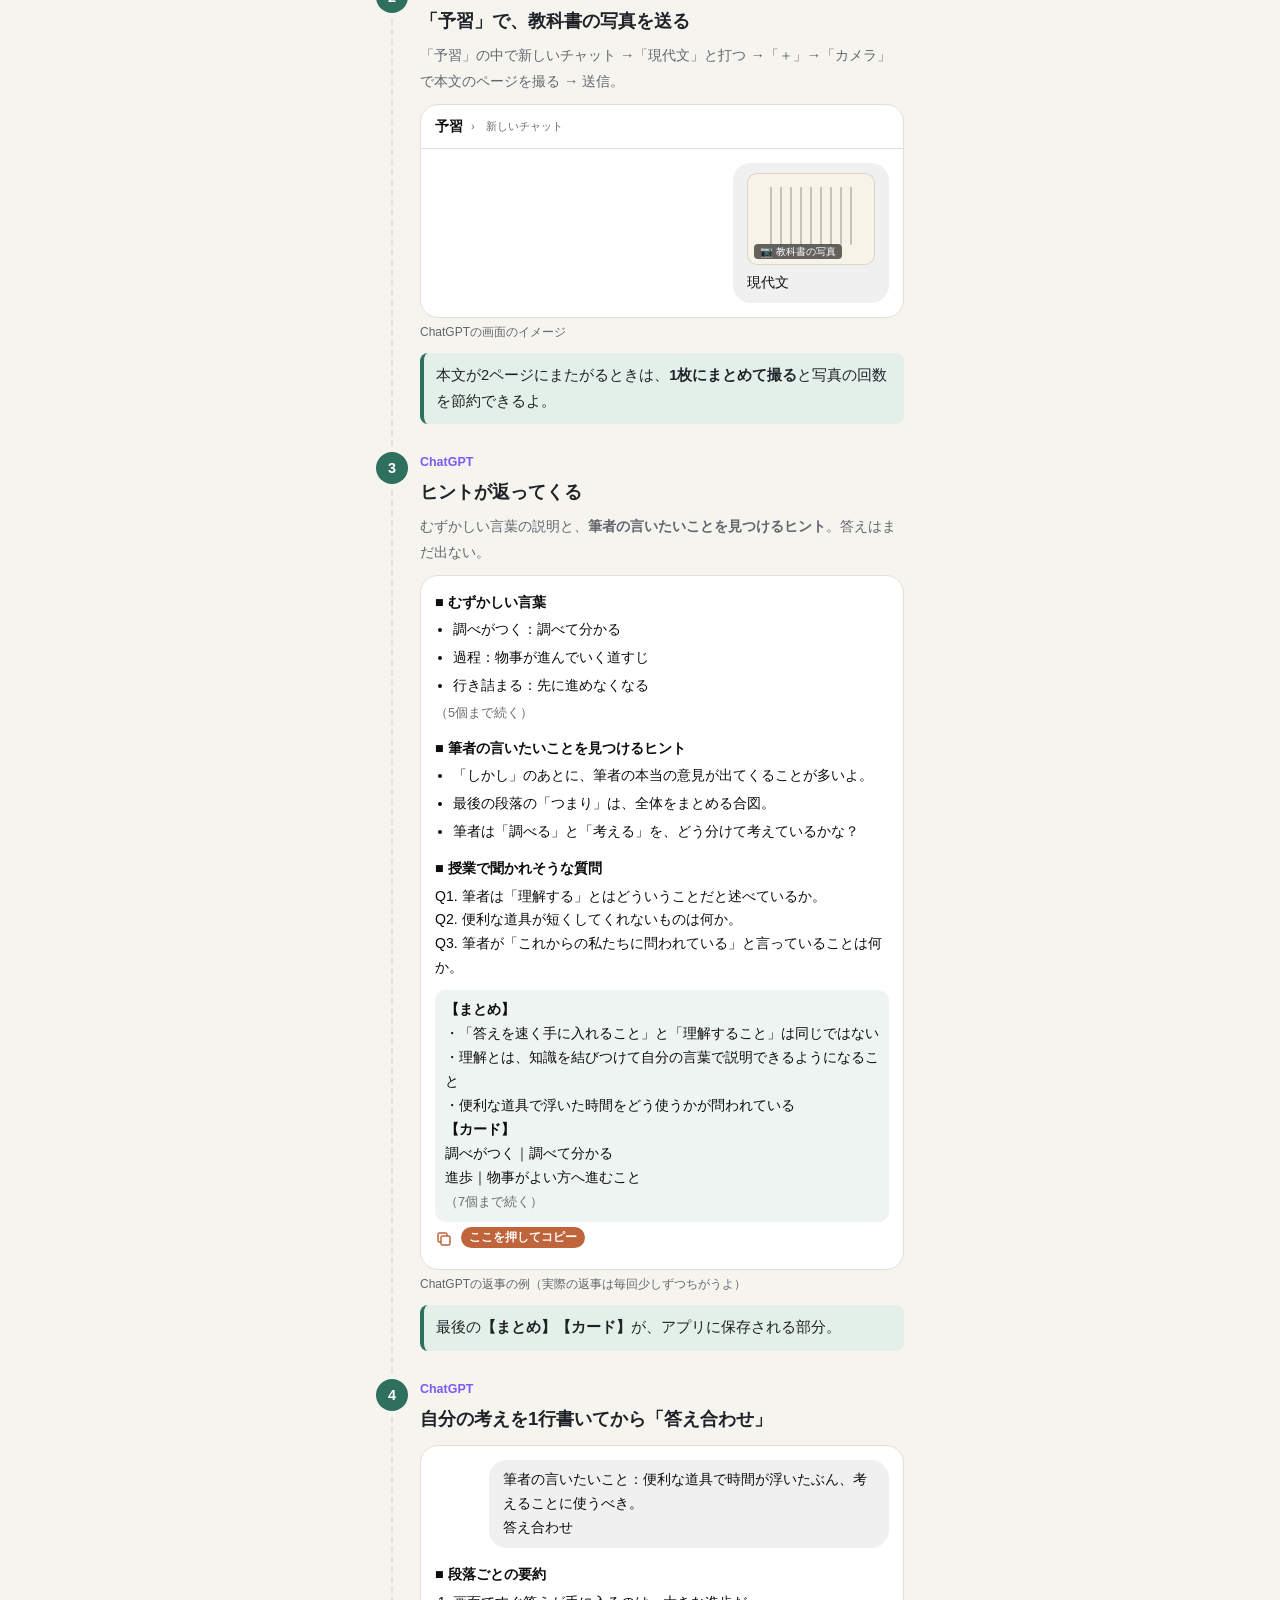
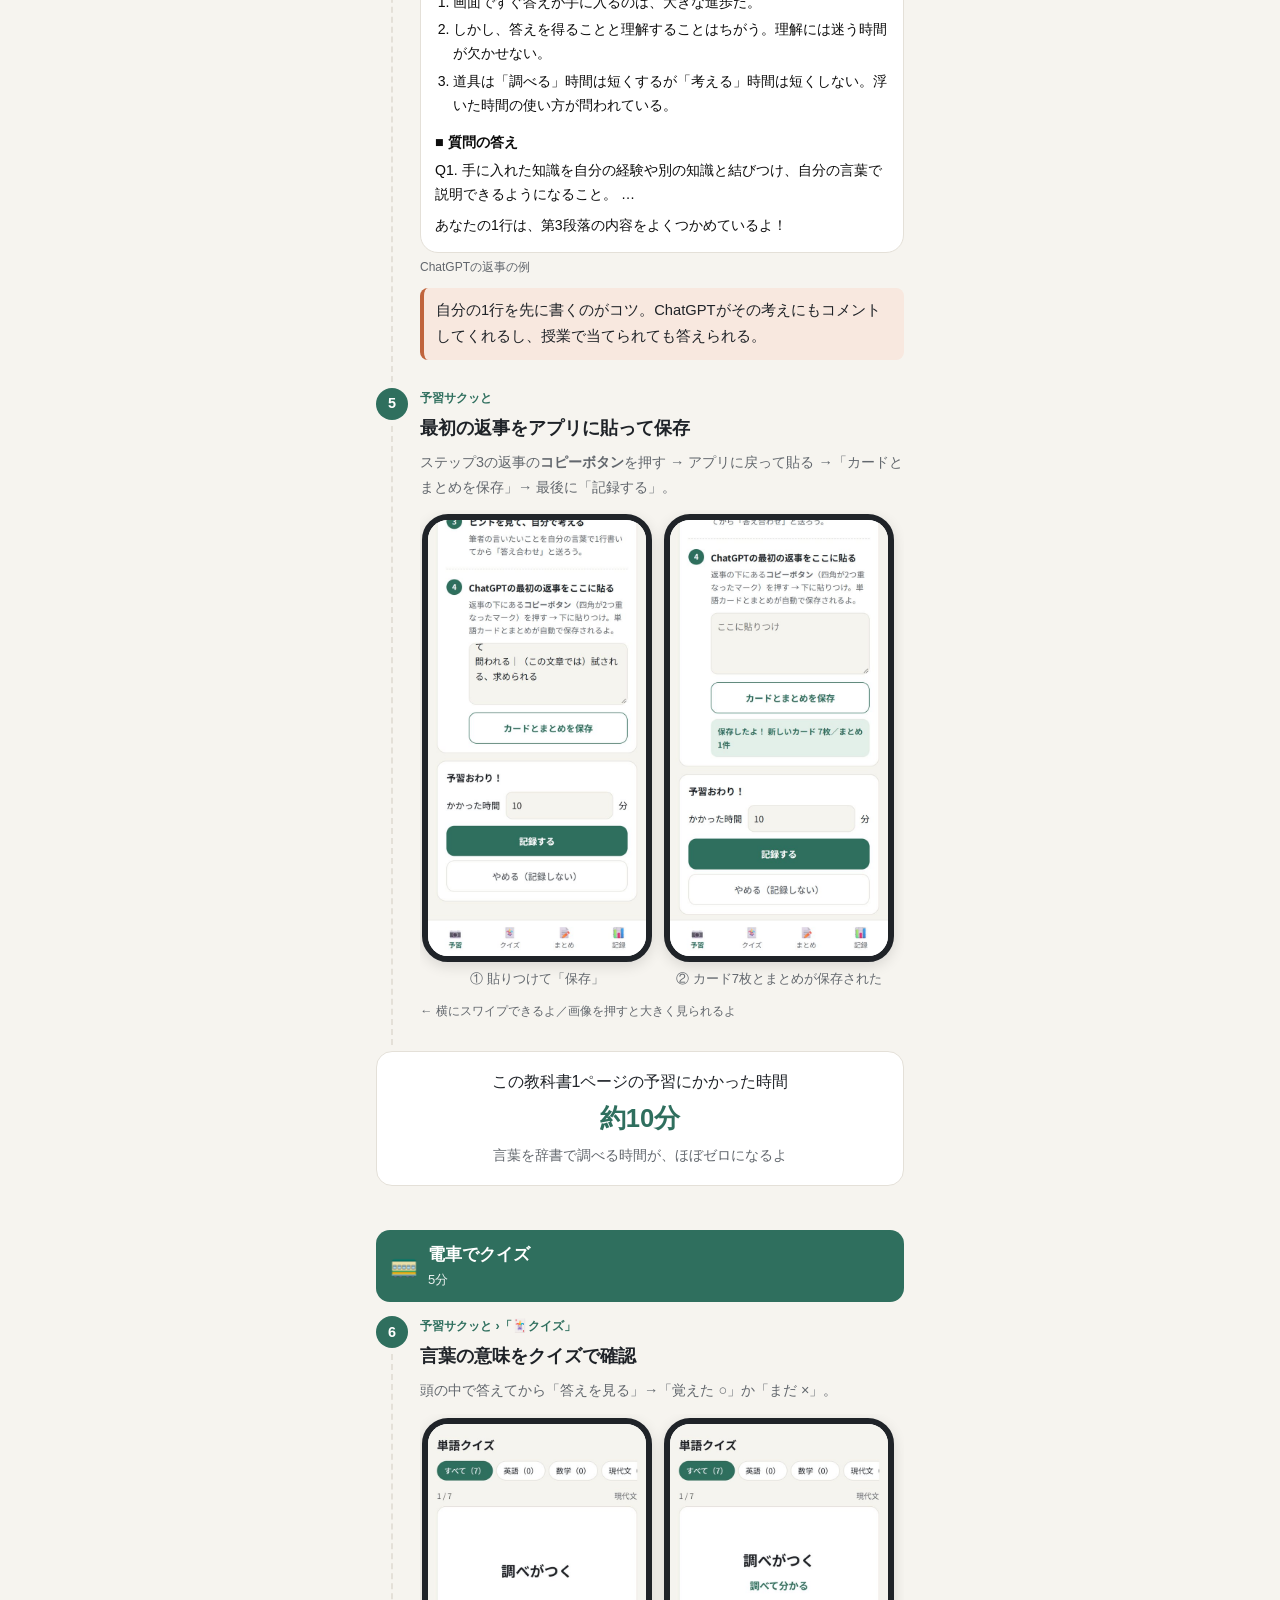
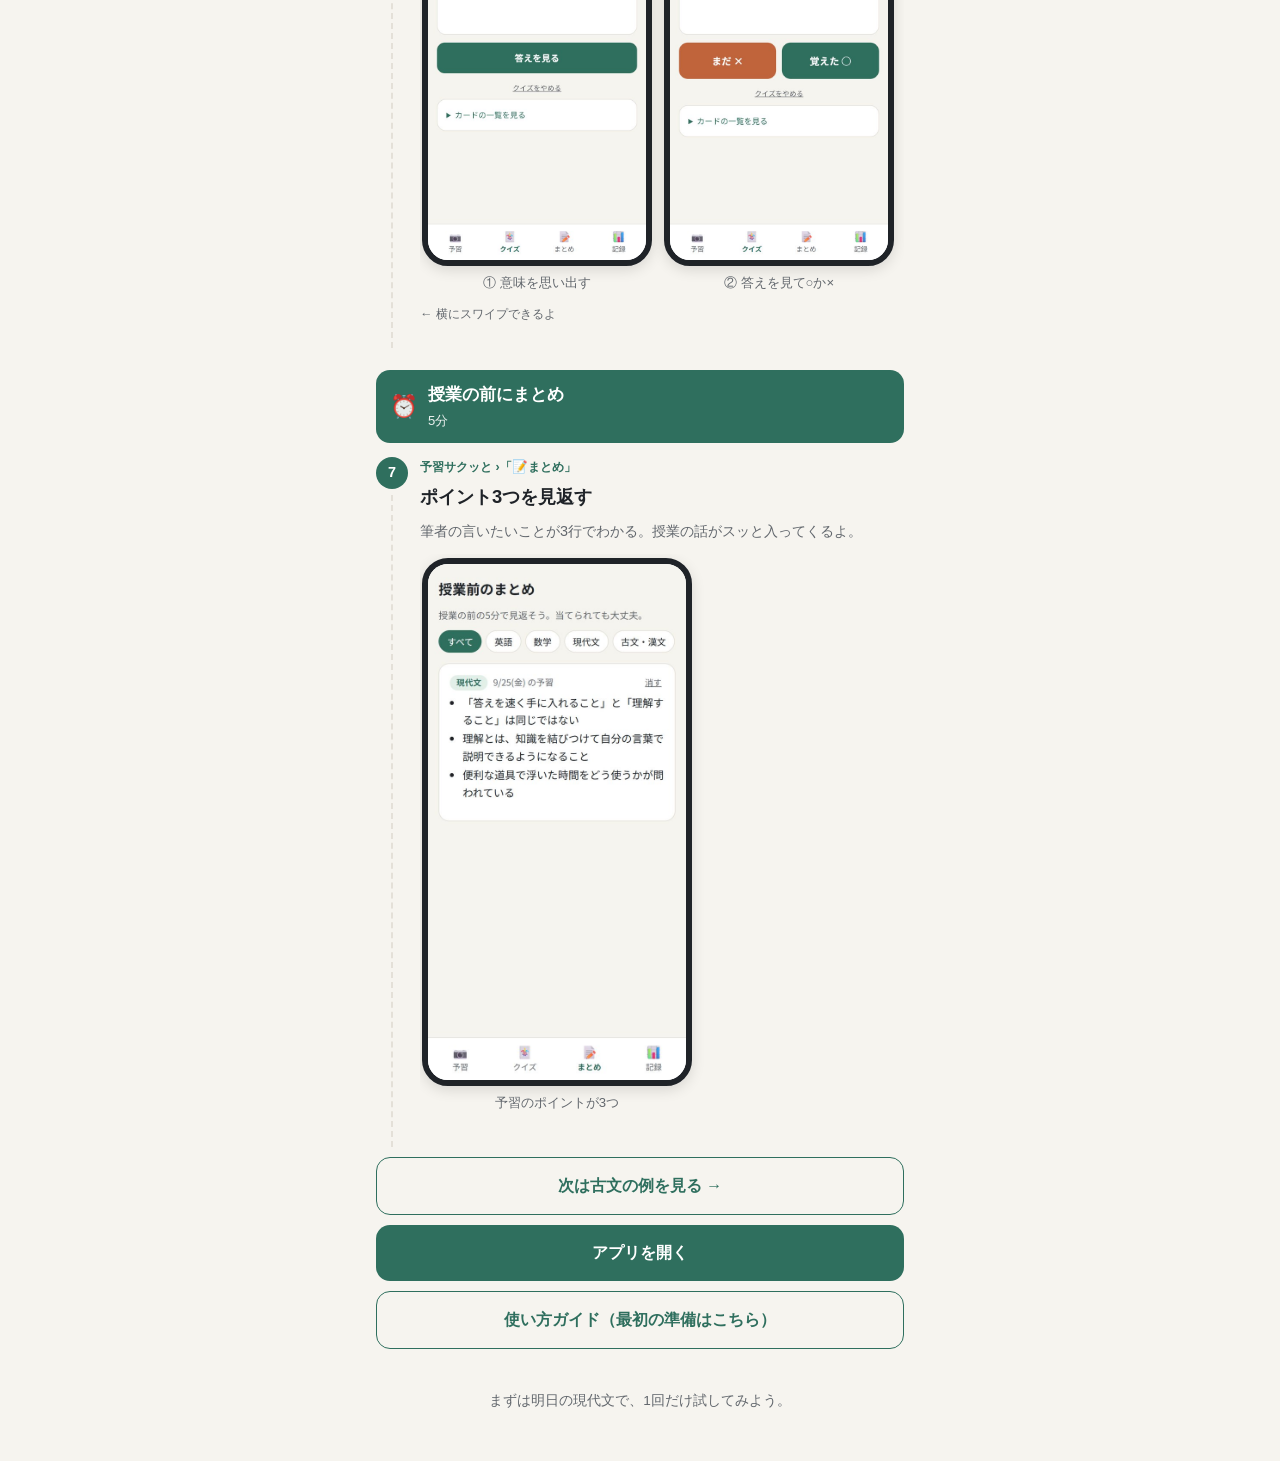
<file: demo-ge.html>
<!DOCTYPE html>
<html lang="ja">
<head>
<meta charset="UTF-8">
<meta name="viewport" content="width=device-width, initial-scale=1, viewport-fit=cover">
<meta name="robots" content="noindex">
<meta name="theme-color" content="#2f6f5e">
<title>予習サクッと 使ってみた例（現代文）</title>
<meta name="description" content="現代文の教科書1ページを、予習サクッととChatGPTで予習してみた実例">
<link rel="icon" href="favicon.png">
<link rel="apple-touch-icon" href="apple-touch-icon.png">
<link rel="stylesheet" href="demo/demo.css?v=3">
</head>
<body>
<div class="wrap">

  <nav class="subj-nav" aria-label="教科">
    <a href="demo.html">英語</a>
    <a href="demo-ma.html">数学</a>
    <a href="demo-ge.html" class="on">現代文</a>
    <a href="demo-ko.html">古文</a>
    <a href="demo-kan.html">漢文</a>
  </nav>
  <span class="tag">使ってみた例</span>
  <h1>現代文の予習を、<br>実際にやってみた</h1>
  <p>教科書の1ページを「予習サクッと」とChatGPTで予習すると、どうなるかを順番に見せるよ。<br>アプリの画面は、<b>本物のアプリを実際に動かして撮ったもの</b>です。</p>
  <div class="flow">
    <span>🏠 <b>家で</b> 約10分</span>
    <span>🚃 <b>電車で</b> 5分</span>
    <span>⏰ <b>授業前</b> 5分</span>
  </div>

  <!-- 教科書 -->
  <h2 style="margin-top:32px">今回予習する教科書のページ</h2>
  <div class="textbook tate">
    <div class="tate-body" tabindex="0" aria-label="縦書きの本文">
      <h3>「調べる」と「考える」</h3>
      <div class="by">（デモ用の文章）</div>
      <p>私たちは今、知りたいことがあれば、手のひらの画面ですぐに答えを手に入れることができる。かつては図書館に通い、何冊もの本をめくらなければわからなかったことも、数秒で調べがつく。これは確かに大きな進歩である。</p>
      <p>しかし、答えを速く手に入れることと、物事を理解することは同じではない。理解するとは、手に入れた知識を自分の経験や別の知識と結びつけ、自分の言葉で説明できるようになることだ。その過程には、迷ったり、行き詰まったりする時間が欠かせない。</p>
      <p>つまり、便利な道具は「調べる」時間を短くしてくれるが、「考える」時間まで短くしてくれるわけではない。むしろ、浮いた時間をどう使うかが、これからの私たちに問われているのである。</p>
    </div>
    <div class="scroll-hint">縦書きなので、左へスクロールすると続きが読めるよ</div>
    <div class="note">※ このデモのために作った文章です（本物の教科書ではありません）</div>
  </div>

  <!-- ===== 家で ===== -->
  <div class="scene-head"><span class="icon">🏠</span><div><b>家で予習する</b><span>1教科 約10分</span></div></div>

  <div class="step" data-no="1">
    <div class="where app">予習サクッと</div>
    <h2>「現代文」を押す</h2>
    <p class="sub" style="margin:0">押すとタイマーが動いて、やることが順番に出てくる。</p>
    <div class="shots">
      <figure><div class="phone"><a href="demo/01-home.jpg"><img src="demo/01-home.jpg" alt="予習サクッとのはじめの画面。英語・数学・現代文・古文漢文のボタンが並んでいる" width="600" height="1200" loading="lazy"></a></div><figcaption>①「現代文」を押す</figcaption></figure>
      <figure><div class="phone"><a href="demo/ge-02-steps.jpg"><img src="demo/ge-02-steps.jpg" alt="現代文を押したあとの画面。タイマーと、やることの手順が表示されている" width="600" height="1200" loading="lazy"></a></div><figcaption>② 手順が出る</figcaption></figure>
    </div>
    <div class="swipe">← 横にスワイプできるよ／画像を押すと大きく見られるよ</div>
  </div>

  <div class="step" data-no="2">
    <div class="where chat">ChatGPT</div>
    <h2>「予習」で、教科書の写真を送る</h2>
    <p class="sub" style="margin:0">「予習」の中で新しいチャット →「現代文」と打つ →「＋」→「カメラ」で本文のページを撮る → 送信。</p>
    <div class="gpt">
      <div class="bar">予習 <small>›　新しいチャット</small></div>
      <div class="body">
        <div class="user"><span class="photo-thumb tate"><span>📷 教科書の写真</span></span>現代文</div>
      </div>
    </div>
    <div class="caption-img">ChatGPTの画面のイメージ</div>
    <div class="point">本文が2ページにまたがるときは、<b>1枚にまとめて撮る</b>と写真の回数を節約できるよ。</div>
  </div>

  <div class="step" data-no="3">
    <div class="where chat">ChatGPT</div>
    <h2>ヒントが返ってくる</h2>
    <p class="sub" style="margin:0">むずかしい言葉の説明と、<b>筆者の言いたいことを見つけるヒント</b>。答えはまだ出ない。</p>
    <div class="gpt">
      <div class="body">
        <div class="ai">
          <h4>■ むずかしい言葉</h4>
          <ul>
            <li>調べがつく：調べて分かる</li>
            <li>過程：物事が進んでいく道すじ</li>
            <li>行き詰まる：先に進めなくなる</li>
          </ul>
          <div class="more">（5個まで続く）</div>
          <h4>■ 筆者の言いたいことを見つけるヒント</h4>
          <ul>
            <li>「しかし」のあとに、筆者の本当の意見が出てくることが多いよ。</li>
            <li>最後の段落の「つまり」は、全体をまとめる合図。</li>
            <li>筆者は「調べる」と「考える」を、どう分けて考えているかな？</li>
          </ul>
          <h4>■ 授業で聞かれそうな質問</h4>
          <p style="margin:0">Q1. 筆者は「理解する」とはどういうことだと述べているか。<br>Q2. 便利な道具が短くしてくれないものは何か。<br>Q3. 筆者が「これからの私たちに問われている」と言っていることは何か。</p>
          <div class="fmt">
            <b>【まとめ】</b><br>
            ・「答えを速く手に入れること」と「理解すること」は同じではない<br>
            ・理解とは、知識を結びつけて自分の言葉で説明できるようになること<br>
            ・便利な道具で浮いた時間をどう使うかが問われている<br>
            <b>【カード】</b><br>
            調べがつく｜調べて分かる<br>
            進歩｜物事がよい方へ進むこと<br>
            <span class="more">（7個まで続く）</span>
          </div>
          <div class="tools" aria-label="返事の下のボタン">
            <span class="copy" aria-label="コピー"><svg viewBox="0 0 24 24" fill="none" stroke="currentColor" stroke-width="2"><rect x="8" y="8" width="12" height="12" rx="2"/><path d="M16 8V6a2 2 0 0 0-2-2H6a2 2 0 0 0-2 2v8a2 2 0 0 0 2 2h2"/></svg></span>
          </div>
        </div>
      </div>
    </div>
    <div class="caption-img">ChatGPTの返事の例（実際の返事は毎回少しずつちがうよ）</div>
    <div class="point">最後の<b>【まとめ】【カード】</b>が、アプリに保存される部分。</div>
  </div>

  <div class="step" data-no="4">
    <div class="where chat">ChatGPT</div>
    <h2>自分の考えを1行書いてから「答え合わせ」</h2>
    <div class="gpt">
      <div class="body">
        <div class="user">筆者の言いたいこと：便利な道具で時間が浮いたぶん、考えることに使うべき。
答え合わせ</div>
        <div class="ai">
          <h4>■ 段落ごとの要約</h4>
          <ol>
            <li>画面ですぐ答えが手に入るのは、大きな進歩だ。</li>
            <li>しかし、答えを得ることと理解することはちがう。理解には迷う時間が欠かせない。</li>
            <li>道具は「調べる」時間は短くするが「考える」時間は短くしない。浮いた時間の使い方が問われている。</li>
          </ol>
          <h4>■ 質問の答え</h4>
          <p style="margin:0">Q1. 手に入れた知識を自分の経験や別の知識と結びつけ、自分の言葉で説明できるようになること。 …</p>
          <p style="margin:8px 0 0">あなたの1行は、第3段落の内容をよくつかめているよ！</p>
        </div>
      </div>
    </div>
    <div class="caption-img">ChatGPTの返事の例</div>
    <div class="point warm">自分の1行を先に書くのがコツ。ChatGPTがその考えにもコメントしてくれるし、授業で当てられても答えられる。</div>
  </div>

  <div class="step" data-no="5">
    <div class="where app">予習サクッと</div>
    <h2>最初の返事をアプリに貼って保存</h2>
    <p class="sub" style="margin:0">ステップ3の返事の<b>コピーボタン</b>を押す → アプリに戻って貼る →「カードとまとめを保存」→ 最後に「記録する」。</p>
    <div class="shots">
      <figure><div class="phone"><a href="demo/ge-03-paste.jpg"><img src="demo/ge-03-paste.jpg" alt="ChatGPTの返事を貼りつけた画面" width="600" height="1200" loading="lazy"></a></div><figcaption>① 貼りつけて「保存」</figcaption></figure>
      <figure><div class="phone"><a href="demo/ge-04-saved.jpg"><img src="demo/ge-04-saved.jpg" alt="新しいカード7枚、まとめ1件を保存したと表示されている" width="600" height="1200" loading="lazy"></a></div><figcaption>② カード7枚とまとめが保存された</figcaption></figure>
    </div>
    <div class="swipe">← 横にスワイプできるよ／画像を押すと大きく見られるよ</div>
  </div>

  <div class="total">この教科書1ページの予習にかかった時間<br><b>約10分</b><br><span class="sub">言葉を辞書で調べる時間が、ほぼゼロになるよ</span></div>

  <!-- ===== 電車で ===== -->
  <div class="scene-head"><span class="icon">🚃</span><div><b>電車でクイズ</b><span>5分</span></div></div>
  <div class="step" data-no="6">
    <div class="where app">予習サクッと ›「🃏クイズ」</div>
    <h2>言葉の意味をクイズで確認</h2>
    <p class="sub" style="margin:0">頭の中で答えてから「答えを見る」→「覚えた ○」か「まだ ×」。</p>
    <div class="shots">
      <figure><div class="phone"><a href="demo/ge-07-quiz-q.jpg"><img src="demo/ge-07-quiz-q.jpg" alt="クイズの問題。調べがつく と表示されている" width="600" height="1200" loading="lazy"></a></div><figcaption>① 意味を思い出す</figcaption></figure>
      <figure><div class="phone"><a href="demo/ge-08-quiz-a.jpg"><img src="demo/ge-08-quiz-a.jpg" alt="クイズの答え。調べて分かる と表示されている" width="600" height="1200" loading="lazy"></a></div><figcaption>② 答えを見て○か×</figcaption></figure>
    </div>
    <div class="swipe">← 横にスワイプできるよ</div>
  </div>

  <!-- ===== 授業前 ===== -->
  <div class="scene-head"><span class="icon">⏰</span><div><b>授業の前にまとめ</b><span>5分</span></div></div>
  <div class="step" data-no="7">
    <div class="where app">予習サクッと ›「📝まとめ」</div>
    <h2>ポイント3つを見返す</h2>
    <p class="sub" style="margin:0">筆者の言いたいことが3行でわかる。授業の話がスッと入ってくるよ。</p>
    <div class="shots one">
      <figure><div class="phone"><a href="demo/ge-09-notes.jpg"><img src="demo/ge-09-notes.jpg" alt="授業前のまとめ画面。現代文のポイントが3つ並んでいる" width="600" height="1200" loading="lazy"></a></div><figcaption>予習のポイントが3つ</figcaption></figure>
    </div>
  </div>

  <div style="display:grid;gap:10px;margin-top:32px">
    <a class="btn ghost" href="demo-ko.html">次は古文の例を見る →</a>
    <a class="btn" href="./">アプリを開く</a>
    <a class="btn ghost" href="guide.html">使い方ガイド（最初の準備はこちら）</a>
  </div>
  <footer>まずは明日の現代文で、1回だけ試してみよう。</footer>
</div>
</body>
</html>
</file>
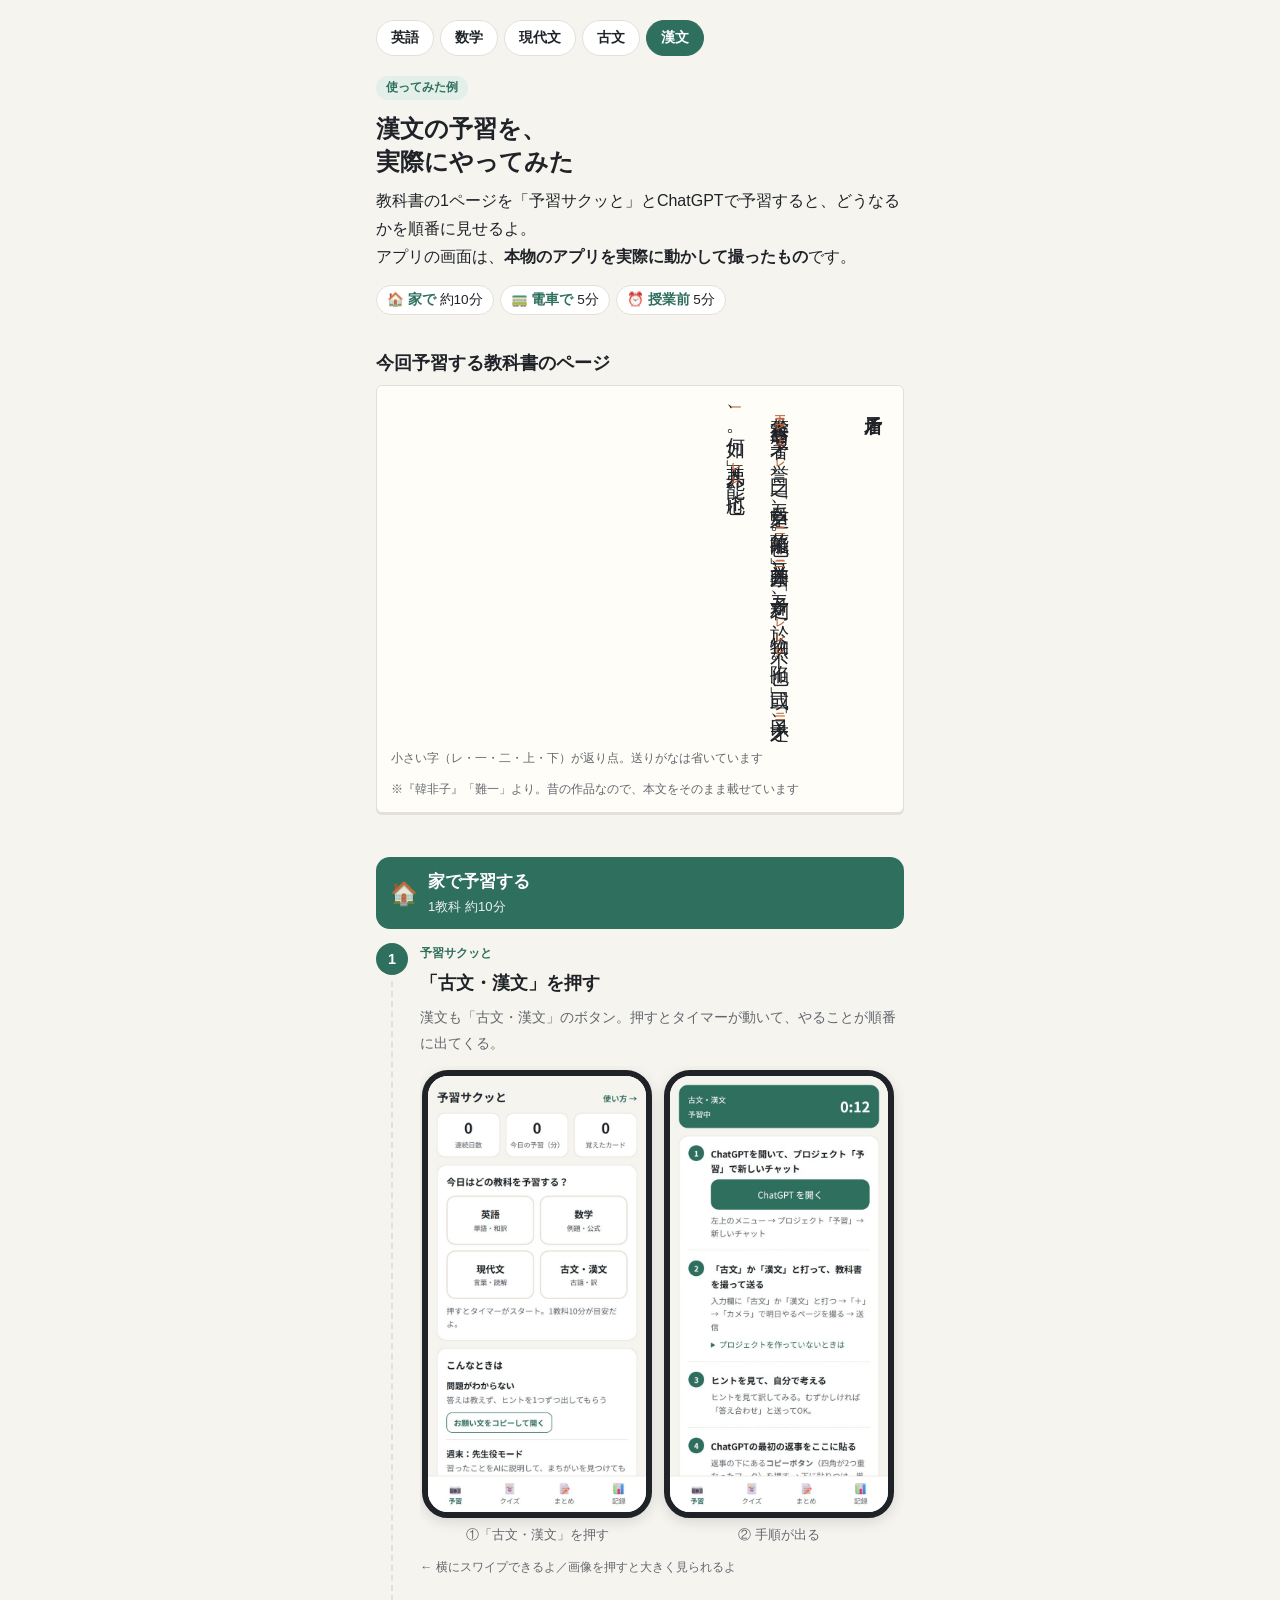
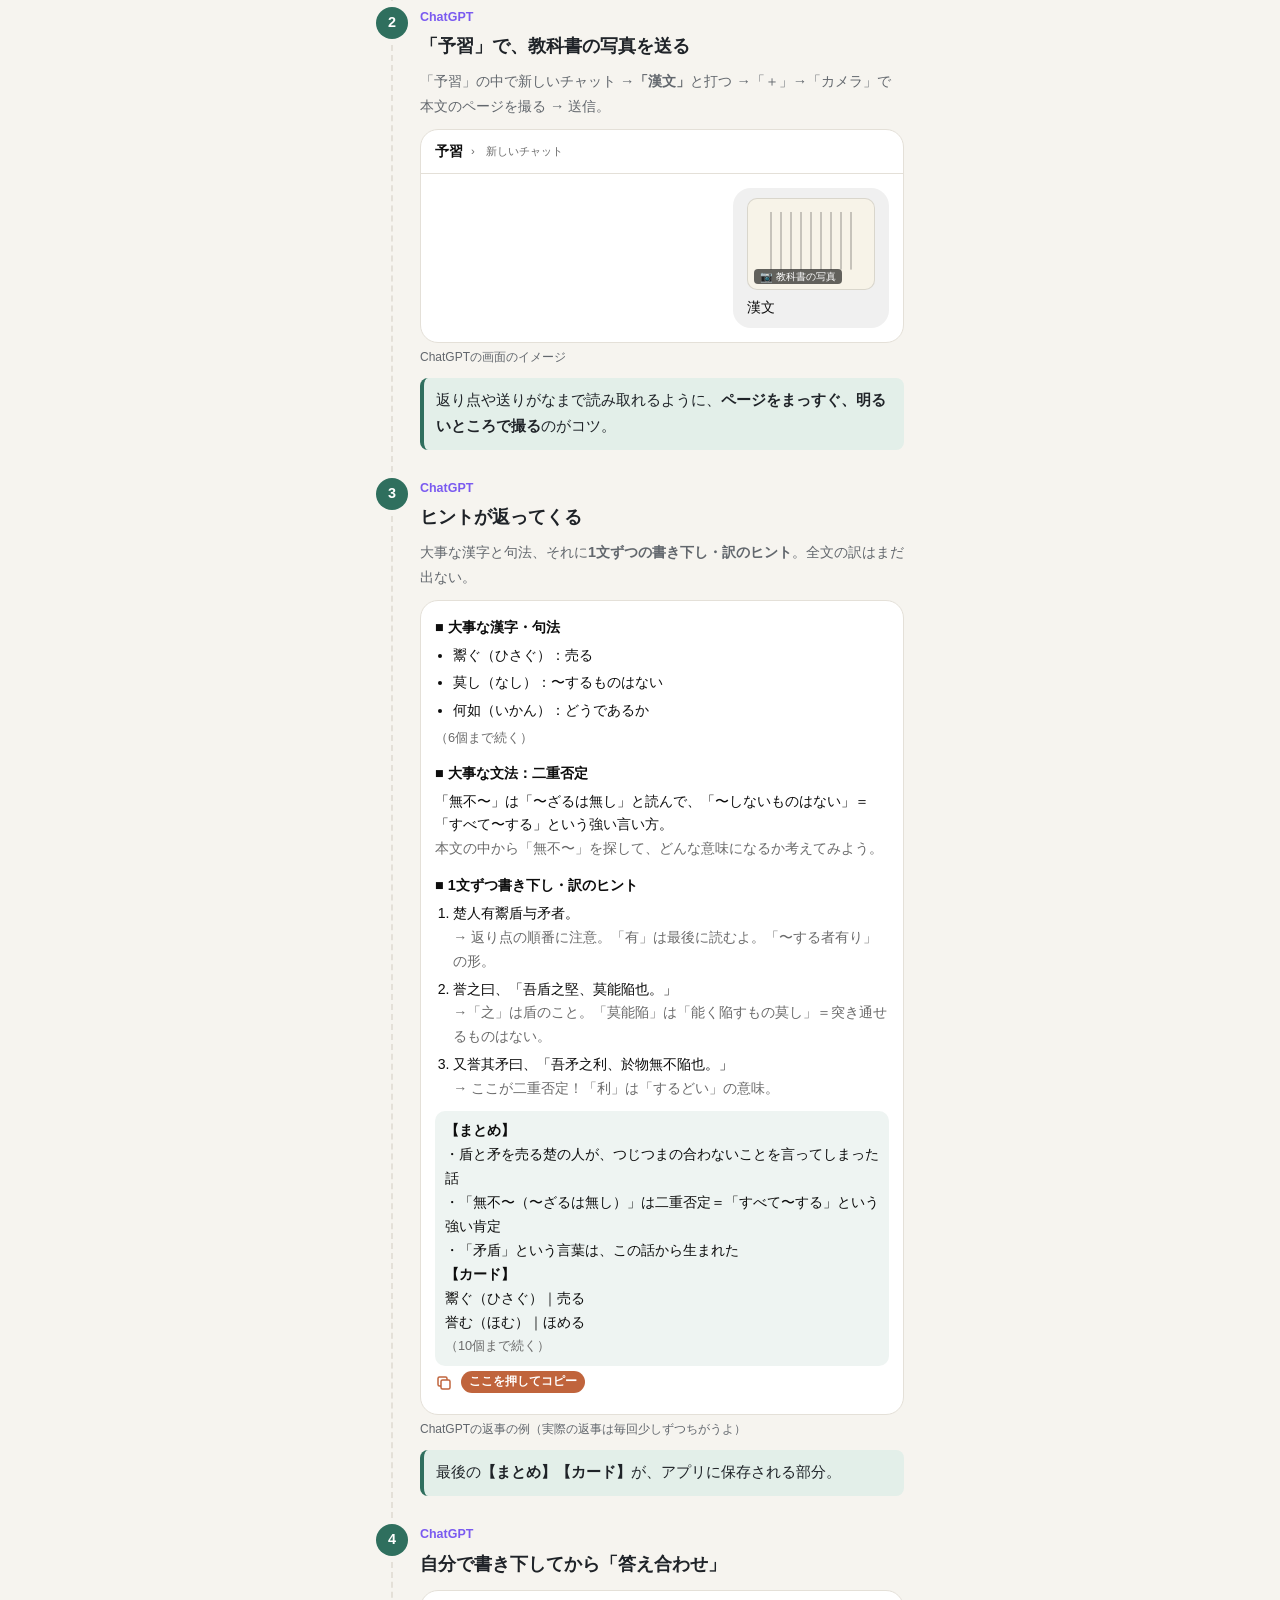
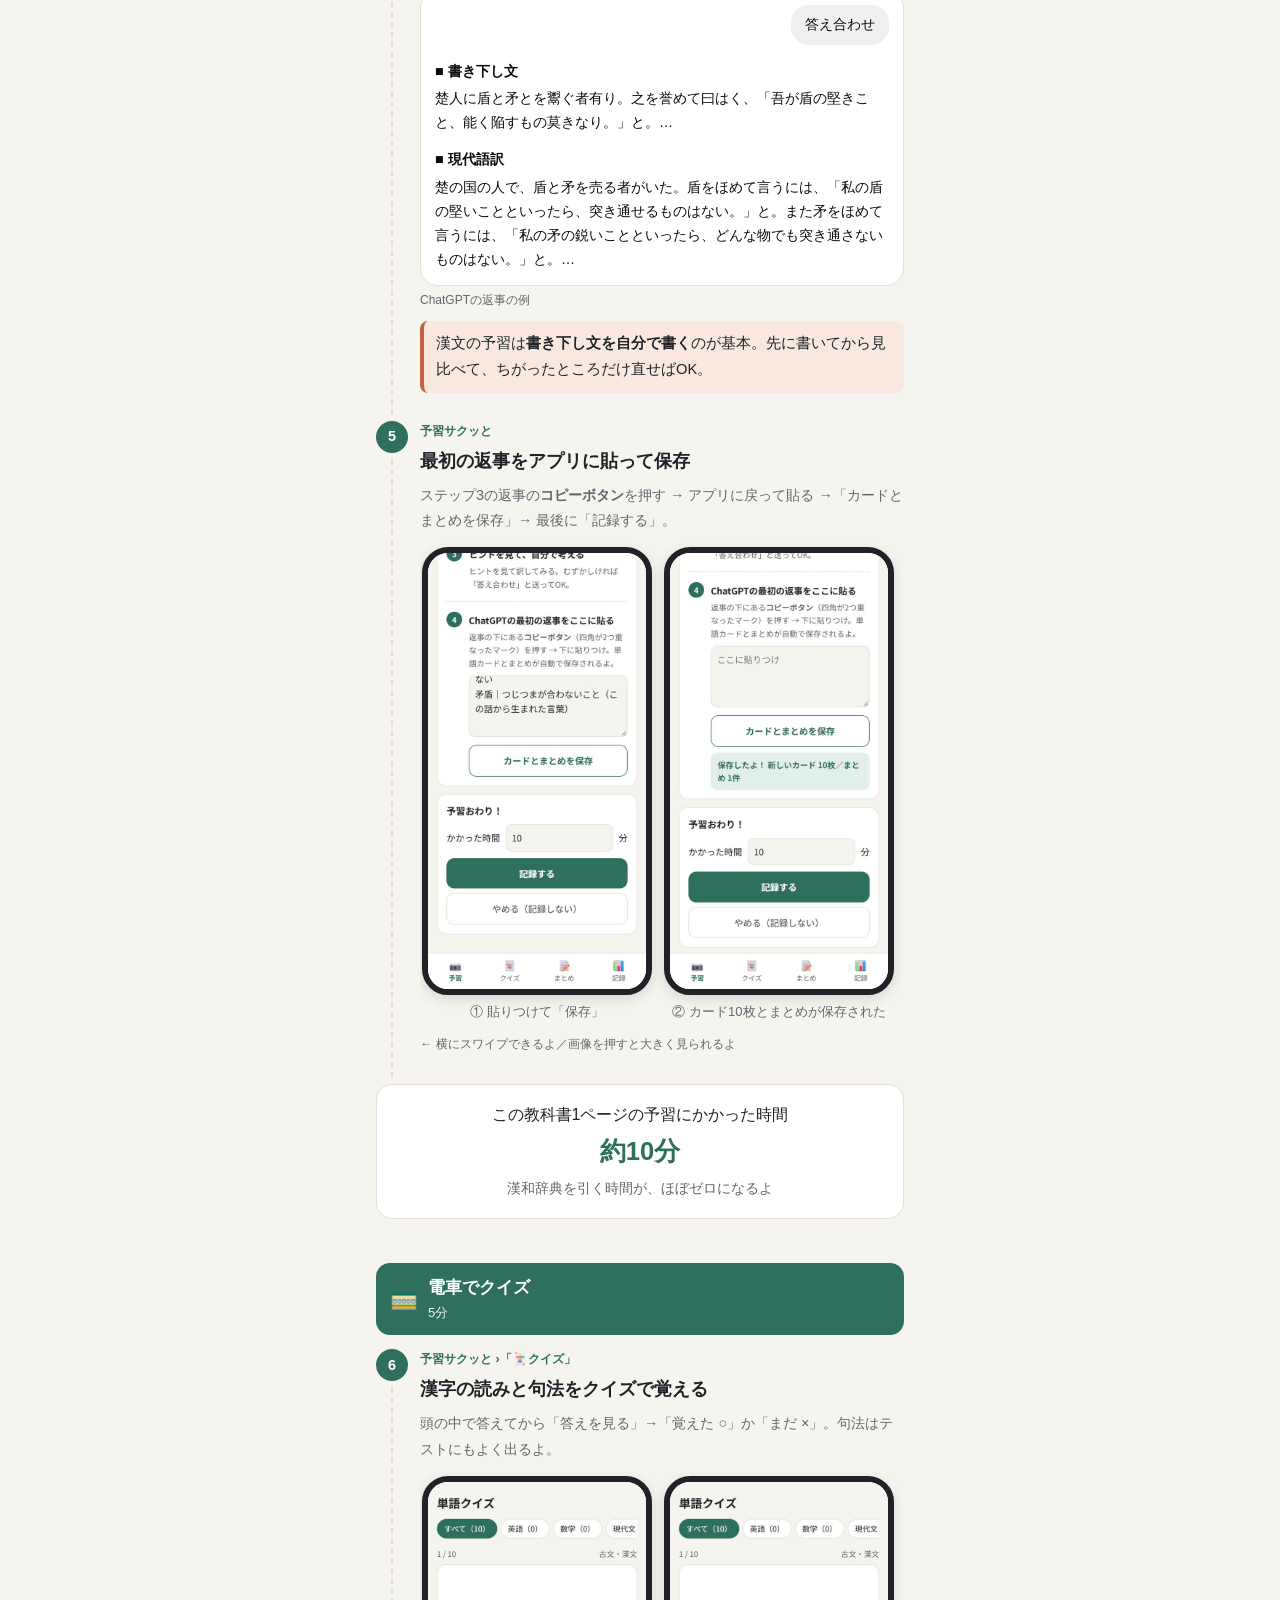
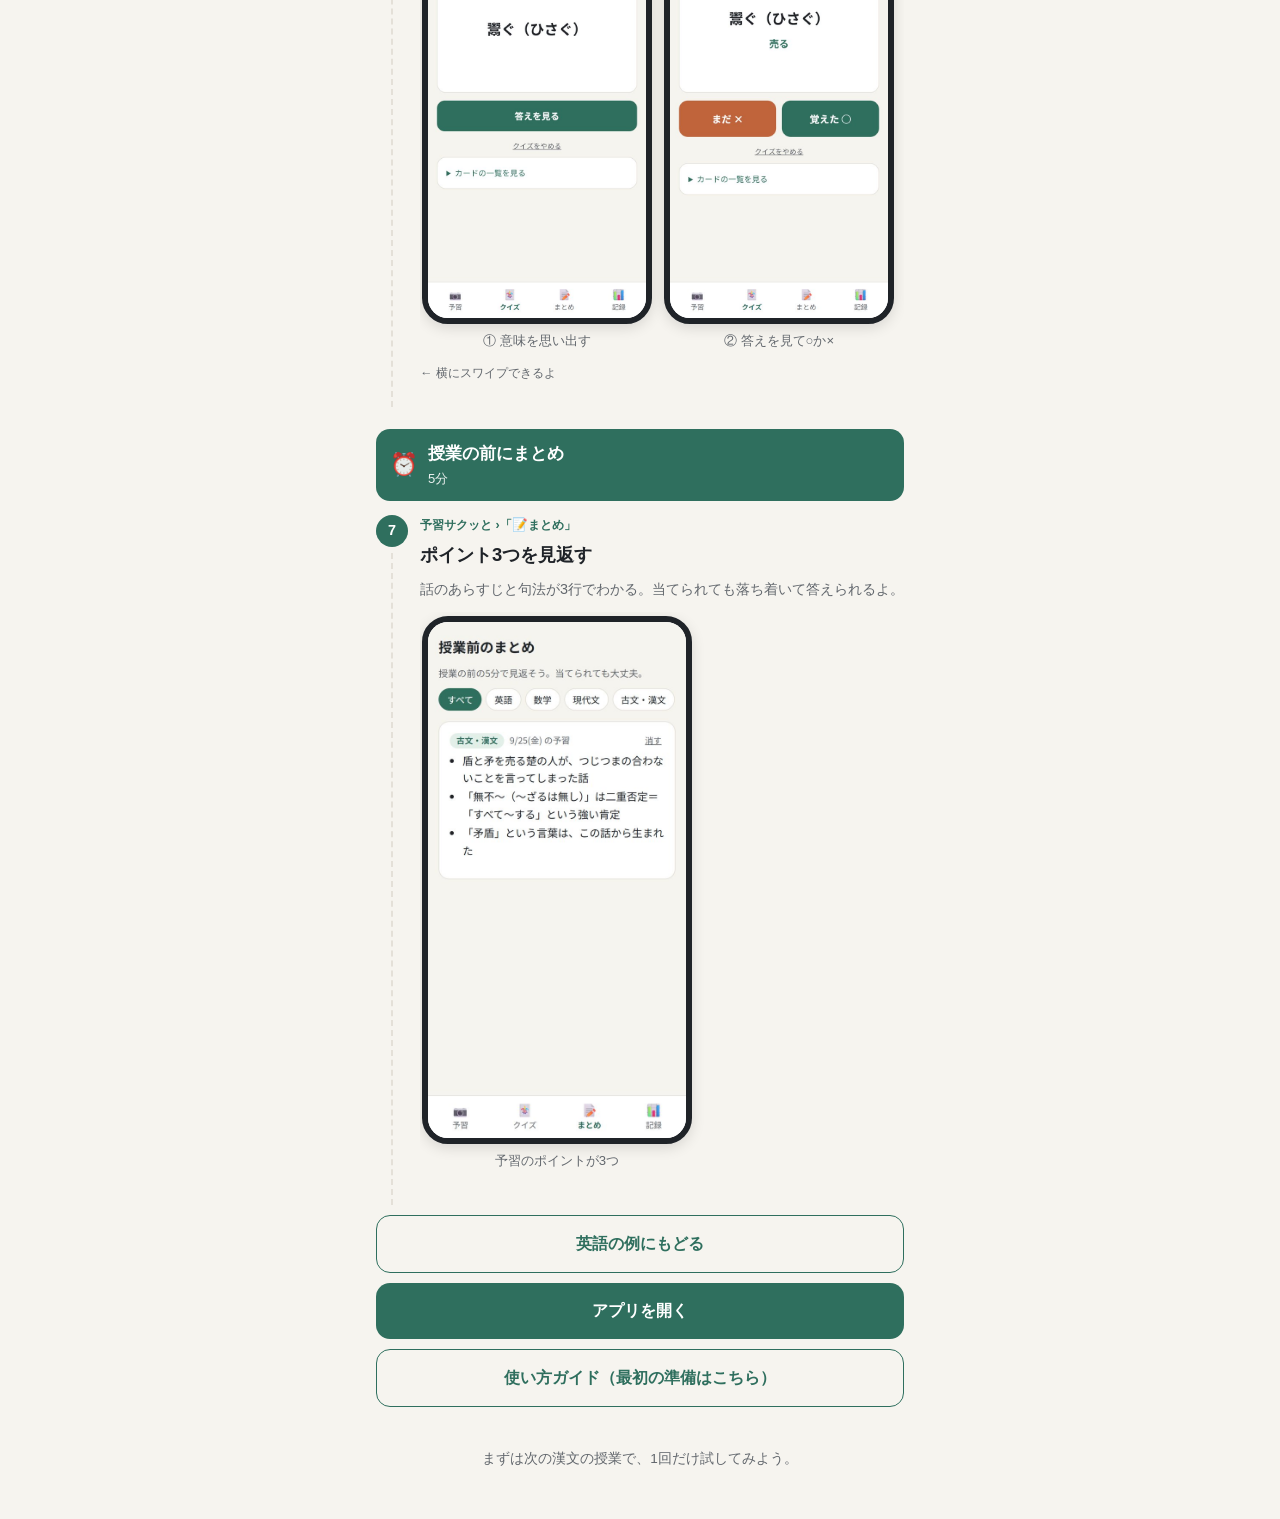
<file: demo-kan.html>
<!DOCTYPE html>
<html lang="ja">
<head>
<meta charset="UTF-8">
<meta name="viewport" content="width=device-width, initial-scale=1, viewport-fit=cover">
<meta name="robots" content="noindex">
<meta name="theme-color" content="#2f6f5e">
<title>予習サクッと 使ってみた例（漢文）</title>
<meta name="description" content="漢文の教科書1ページを、予習サクッととChatGPTで予習してみた実例">
<link rel="icon" href="favicon.png">
<link rel="apple-touch-icon" href="apple-touch-icon.png">
<link rel="stylesheet" href="demo/demo.css?v=3">
</head>
<body>
<div class="wrap">

  <nav class="subj-nav" aria-label="教科">
    <a href="demo.html">英語</a>
    <a href="demo-ma.html">数学</a>
    <a href="demo-ge.html">現代文</a>
    <a href="demo-ko.html">古文</a>
    <a href="demo-kan.html" class="on">漢文</a>
  </nav>
  <span class="tag">使ってみた例</span>
  <h1>漢文の予習を、<br>実際にやってみた</h1>
  <p>教科書の1ページを「予習サクッと」とChatGPTで予習すると、どうなるかを順番に見せるよ。<br>アプリの画面は、<b>本物のアプリを実際に動かして撮ったもの</b>です。</p>
  <div class="flow">
    <span>🏠 <b>家で</b> 約10分</span>
    <span>🚃 <b>電車で</b> 5分</span>
    <span>⏰ <b>授業前</b> 5分</span>
  </div>

  <!-- 教科書 -->
  <h2 style="margin-top:32px">今回予習する教科書のページ</h2>
  <div class="textbook tate">
    <div class="tate-body kanbun" tabindex="0" aria-label="縦書きの本文（返り点つき）">
      <h3>矛盾</h3>
      <div class="by">『韓非子』</div>
      <p>楚人有<span class="kt">下</span>鬻<span class="kt">二</span>盾与<span class="kt">一レ</span>矛者<span class="kt">上</span>。誉<span class="kt">レ</span>之曰、「吾盾之堅、莫<span class="kt">二</span>能陥<span class="kt">一</span>也。」又誉<span class="kt">二</span>其矛<span class="kt">一</span>曰、「吾矛之利、於<span class="kt">レ</span>物無<span class="kt">レ</span>不<span class="kt">レ</span>陥也。」或曰、「以<span class="kt">二</span>子之矛<span class="kt">一</span>、陥<span class="kt">二</span>子之盾<span class="kt">一</span>、何如。」其人弗<span class="kt">レ</span>能<span class="kt">レ</span>応也。</p>
    </div>
    <div class="scroll-hint">小さい字（レ・一・二・上・下）が返り点。送りがなは省いています</div>
    <div class="note">※『韓非子』「難一」より。昔の作品なので、本文をそのまま載せています</div>
  </div>

  <!-- ===== 家で ===== -->
  <div class="scene-head"><span class="icon">🏠</span><div><b>家で予習する</b><span>1教科 約10分</span></div></div>

  <div class="step" data-no="1">
    <div class="where app">予習サクッと</div>
    <h2>「古文・漢文」を押す</h2>
    <p class="sub" style="margin:0">漢文も「古文・漢文」のボタン。押すとタイマーが動いて、やることが順番に出てくる。</p>
    <div class="shots">
      <figure><div class="phone"><a href="demo/01-home.jpg"><img src="demo/01-home.jpg" alt="予習サクッとのはじめの画面。英語・数学・現代文・古文漢文のボタンが並んでいる" width="600" height="1200" loading="lazy"></a></div><figcaption>①「古文・漢文」を押す</figcaption></figure>
      <figure><div class="phone"><a href="demo/kan-02-steps.jpg"><img src="demo/kan-02-steps.jpg" alt="古文・漢文を押したあとの画面。タイマーと、やることの手順が表示されている" width="600" height="1200" loading="lazy"></a></div><figcaption>② 手順が出る</figcaption></figure>
    </div>
    <div class="swipe">← 横にスワイプできるよ／画像を押すと大きく見られるよ</div>
  </div>

  <div class="step" data-no="2">
    <div class="where chat">ChatGPT</div>
    <h2>「予習」で、教科書の写真を送る</h2>
    <p class="sub" style="margin:0">「予習」の中で新しいチャット →<b>「漢文」</b>と打つ →「＋」→「カメラ」で本文のページを撮る → 送信。</p>
    <div class="gpt">
      <div class="bar">予習 <small>›　新しいチャット</small></div>
      <div class="body">
        <div class="user"><span class="photo-thumb tate"><span>📷 教科書の写真</span></span>漢文</div>
      </div>
    </div>
    <div class="caption-img">ChatGPTの画面のイメージ</div>
    <div class="point">返り点や送りがなまで読み取れるように、<b>ページをまっすぐ、明るいところで撮る</b>のがコツ。</div>
  </div>

  <div class="step" data-no="3">
    <div class="where chat">ChatGPT</div>
    <h2>ヒントが返ってくる</h2>
    <p class="sub" style="margin:0">大事な漢字と句法、それに<b>1文ずつの書き下し・訳のヒント</b>。全文の訳はまだ出ない。</p>
    <div class="gpt">
      <div class="body">
        <div class="ai">
          <h4>■ 大事な漢字・句法</h4>
          <ul>
            <li>鬻ぐ（ひさぐ）：売る</li>
            <li>莫し（なし）：〜するものはない</li>
            <li>何如（いかん）：どうであるか</li>
          </ul>
          <div class="more">（6個まで続く）</div>
          <h4>■ 大事な文法：二重否定</h4>
          <p style="margin:0">「無不〜」は「〜ざるは無し」と読んで、「〜しないものはない」＝「すべて〜する」という強い言い方。<br><span class="hint">本文の中から「無不〜」を探して、どんな意味になるか考えてみよう。</span></p>
          <h4>■ 1文ずつ書き下し・訳のヒント</h4>
          <ol>
            <li>楚人有鬻盾与矛者。<br><span class="hint">→ 返り点の順番に注意。「有」は最後に読むよ。「〜する者有り」の形。</span></li>
            <li>誉之曰、「吾盾之堅、莫能陥也。」<br><span class="hint">→「之」は盾のこと。「莫能陥」は「能く陥すもの莫し」＝突き通せるものはない。</span></li>
            <li>又誉其矛曰、「吾矛之利、於物無不陥也。」<br><span class="hint">→ ここが二重否定！「利」は「するどい」の意味。</span></li>
          </ol>
          <div class="fmt">
            <b>【まとめ】</b><br>
            ・盾と矛を売る楚の人が、つじつまの合わないことを言ってしまった話<br>
            ・「無不〜（〜ざるは無し）」は二重否定＝「すべて〜する」という強い肯定<br>
            ・「矛盾」という言葉は、この話から生まれた<br>
            <b>【カード】</b><br>
            鬻ぐ（ひさぐ）｜売る<br>
            誉む（ほむ）｜ほめる<br>
            <span class="more">（10個まで続く）</span>
          </div>
          <div class="tools" aria-label="返事の下のボタン">
            <span class="copy" aria-label="コピー"><svg viewBox="0 0 24 24" fill="none" stroke="currentColor" stroke-width="2"><rect x="8" y="8" width="12" height="12" rx="2"/><path d="M16 8V6a2 2 0 0 0-2-2H6a2 2 0 0 0-2 2v8a2 2 0 0 0 2 2h2"/></svg></span>
          </div>
        </div>
      </div>
    </div>
    <div class="caption-img">ChatGPTの返事の例（実際の返事は毎回少しずつちがうよ）</div>
    <div class="point">最後の<b>【まとめ】【カード】</b>が、アプリに保存される部分。</div>
  </div>

  <div class="step" data-no="4">
    <div class="where chat">ChatGPT</div>
    <h2>自分で書き下してから「答え合わせ」</h2>
    <div class="gpt">
      <div class="body">
        <div class="user">答え合わせ</div>
        <div class="ai">
          <h4>■ 書き下し文</h4>
          <p style="margin:0">楚人に盾と矛とを鬻ぐ者有り。之を誉めて曰はく、「吾が盾の堅きこと、能く陥すもの莫きなり。」と。…</p>
          <h4>■ 現代語訳</h4>
          <p style="margin:0">楚の国の人で、盾と矛を売る者がいた。盾をほめて言うには、「私の盾の堅いことといったら、突き通せるものはない。」と。また矛をほめて言うには、「私の矛の鋭いことといったら、どんな物でも突き通さないものはない。」と。…</p>
        </div>
      </div>
    </div>
    <div class="caption-img">ChatGPTの返事の例</div>
    <div class="point warm">漢文の予習は<b>書き下し文を自分で書く</b>のが基本。先に書いてから見比べて、ちがったところだけ直せばOK。</div>
  </div>

  <div class="step" data-no="5">
    <div class="where app">予習サクッと</div>
    <h2>最初の返事をアプリに貼って保存</h2>
    <p class="sub" style="margin:0">ステップ3の返事の<b>コピーボタン</b>を押す → アプリに戻って貼る →「カードとまとめを保存」→ 最後に「記録する」。</p>
    <div class="shots">
      <figure><div class="phone"><a href="demo/kan-03-paste.jpg"><img src="demo/kan-03-paste.jpg" alt="ChatGPTの返事を貼りつけた画面" width="600" height="1200" loading="lazy"></a></div><figcaption>① 貼りつけて「保存」</figcaption></figure>
      <figure><div class="phone"><a href="demo/kan-04-saved.jpg"><img src="demo/kan-04-saved.jpg" alt="新しいカード10枚、まとめ1件を保存したと表示されている" width="600" height="1200" loading="lazy"></a></div><figcaption>② カード10枚とまとめが保存された</figcaption></figure>
    </div>
    <div class="swipe">← 横にスワイプできるよ／画像を押すと大きく見られるよ</div>
  </div>

  <div class="total">この教科書1ページの予習にかかった時間<br><b>約10分</b><br><span class="sub">漢和辞典を引く時間が、ほぼゼロになるよ</span></div>

  <!-- ===== 電車で ===== -->
  <div class="scene-head"><span class="icon">🚃</span><div><b>電車でクイズ</b><span>5分</span></div></div>
  <div class="step" data-no="6">
    <div class="where app">予習サクッと ›「🃏クイズ」</div>
    <h2>漢字の読みと句法をクイズで覚える</h2>
    <p class="sub" style="margin:0">頭の中で答えてから「答えを見る」→「覚えた ○」か「まだ ×」。句法はテストにもよく出るよ。</p>
    <div class="shots">
      <figure><div class="phone"><a href="demo/kan-07-quiz-q.jpg"><img src="demo/kan-07-quiz-q.jpg" alt="クイズの問題。鬻ぐ（ひさぐ） と表示されている" width="600" height="1200" loading="lazy"></a></div><figcaption>① 意味を思い出す</figcaption></figure>
      <figure><div class="phone"><a href="demo/kan-08-quiz-a.jpg"><img src="demo/kan-08-quiz-a.jpg" alt="クイズの答え。売る と表示されている" width="600" height="1200" loading="lazy"></a></div><figcaption>② 答えを見て○か×</figcaption></figure>
    </div>
    <div class="swipe">← 横にスワイプできるよ</div>
  </div>

  <!-- ===== 授業前 ===== -->
  <div class="scene-head"><span class="icon">⏰</span><div><b>授業の前にまとめ</b><span>5分</span></div></div>
  <div class="step" data-no="7">
    <div class="where app">予習サクッと ›「📝まとめ」</div>
    <h2>ポイント3つを見返す</h2>
    <p class="sub" style="margin:0">話のあらすじと句法が3行でわかる。当てられても落ち着いて答えられるよ。</p>
    <div class="shots one">
      <figure><div class="phone"><a href="demo/kan-09-notes.jpg"><img src="demo/kan-09-notes.jpg" alt="授業前のまとめ画面。漢文のポイントが3つ並んでいる" width="600" height="1200" loading="lazy"></a></div><figcaption>予習のポイントが3つ</figcaption></figure>
    </div>
  </div>

  <div style="display:grid;gap:10px;margin-top:32px">
    <a class="btn ghost" href="demo.html">英語の例にもどる</a>
    <a class="btn" href="./">アプリを開く</a>
    <a class="btn ghost" href="guide.html">使い方ガイド（最初の準備はこちら）</a>
  </div>
  <footer>まずは次の漢文の授業で、1回だけ試してみよう。</footer>
</div>
</body>
</html>
</file>
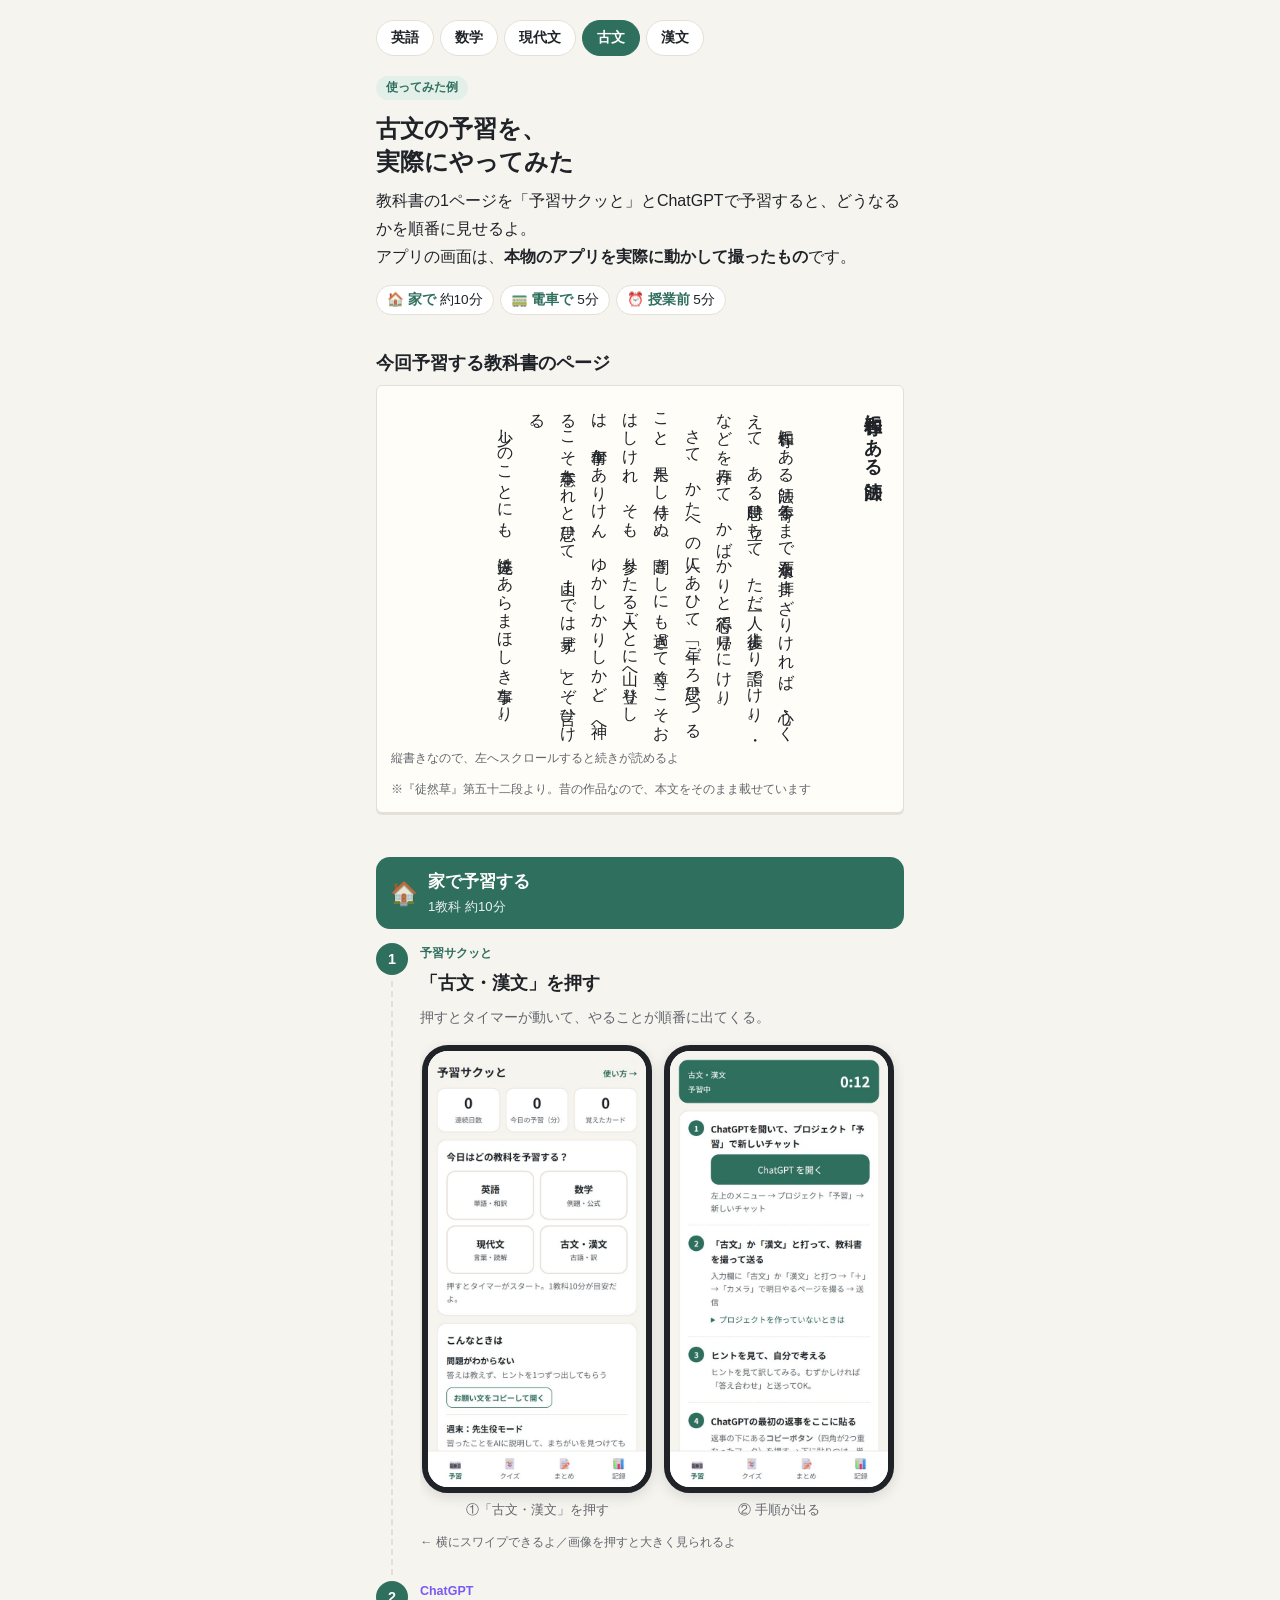
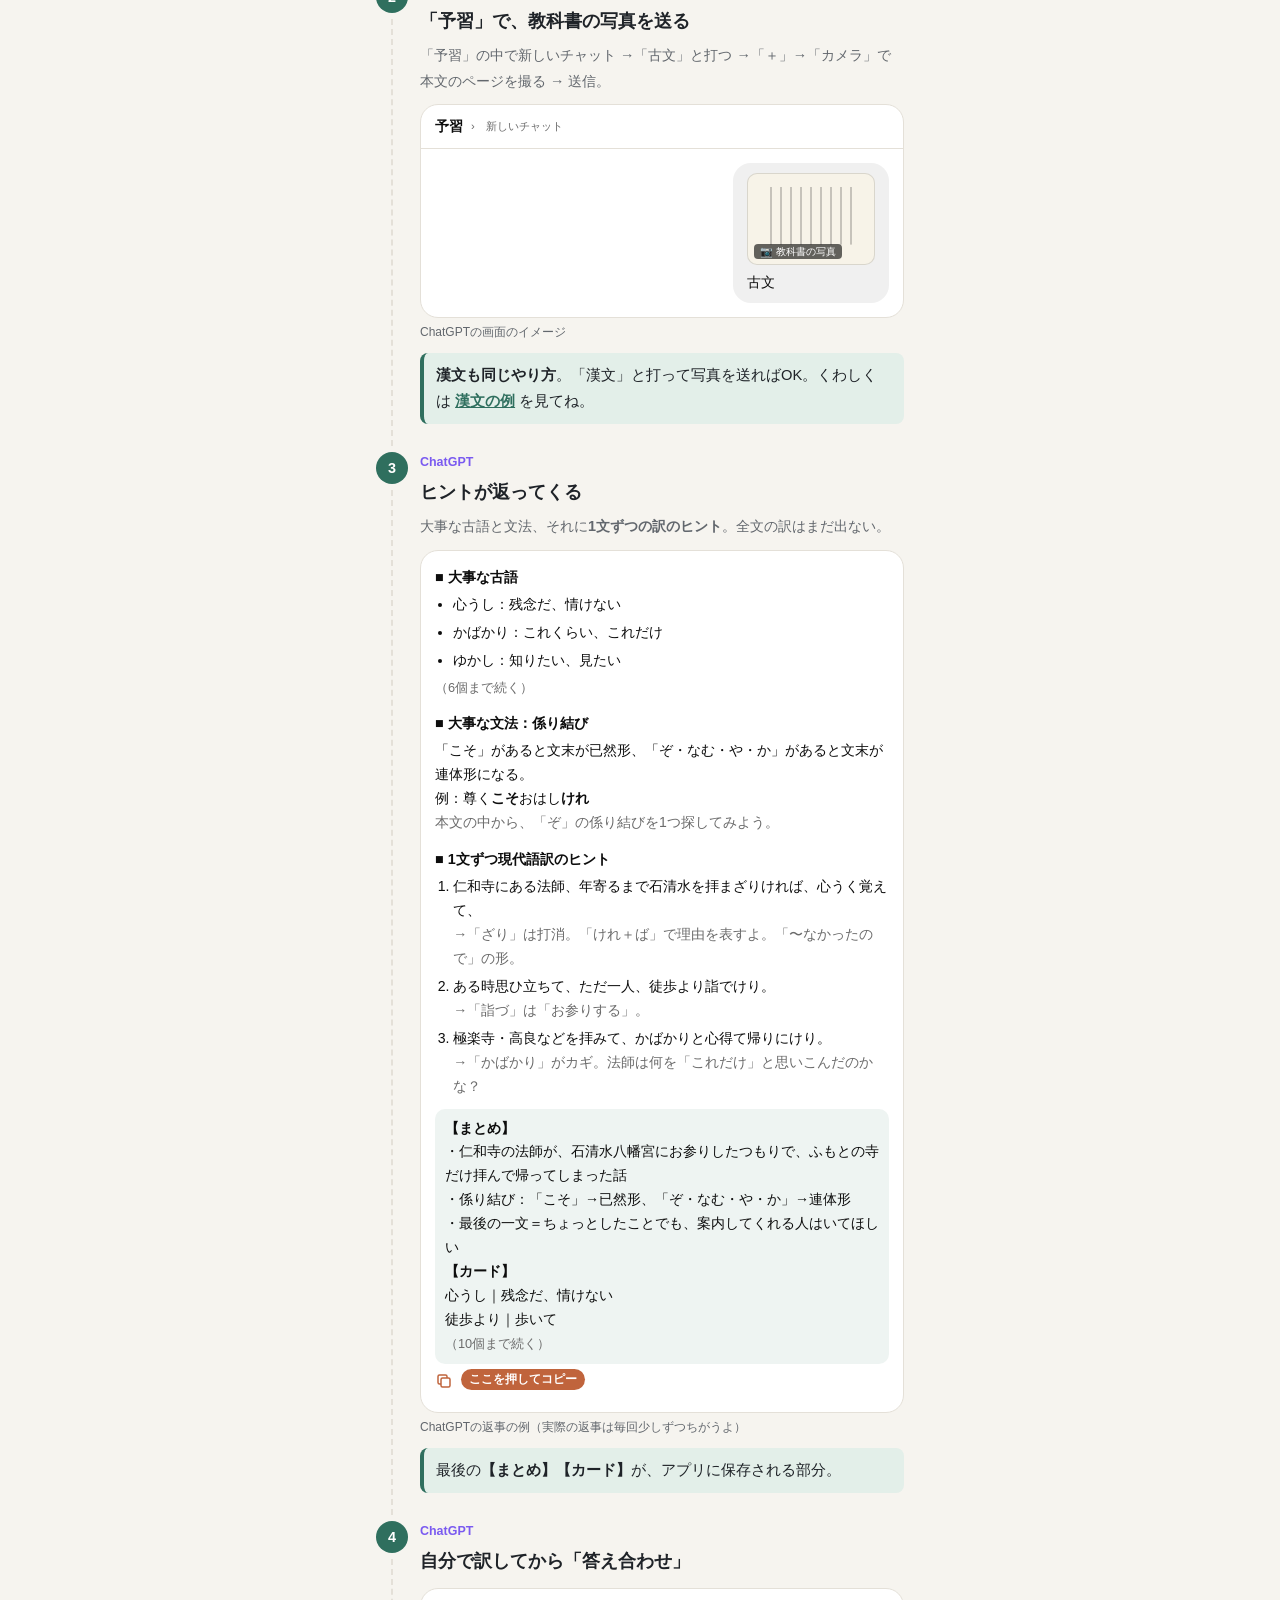
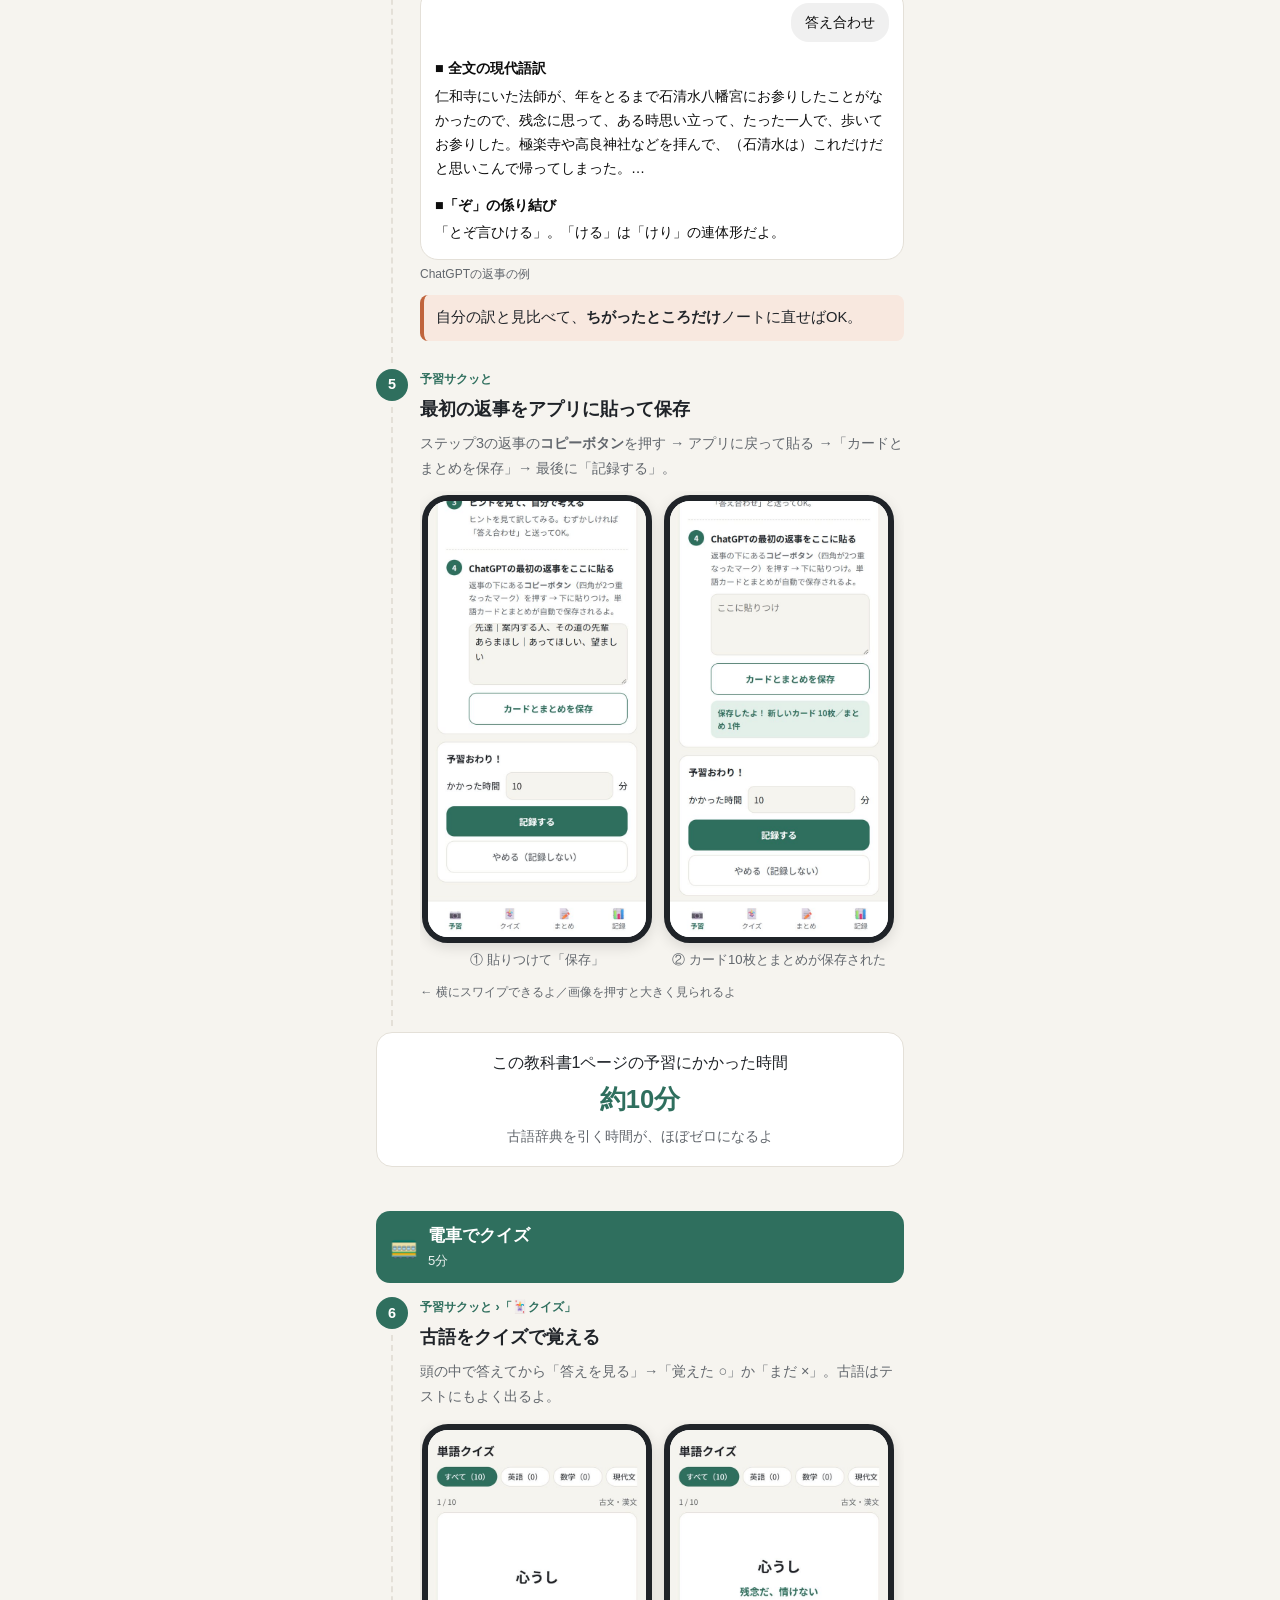
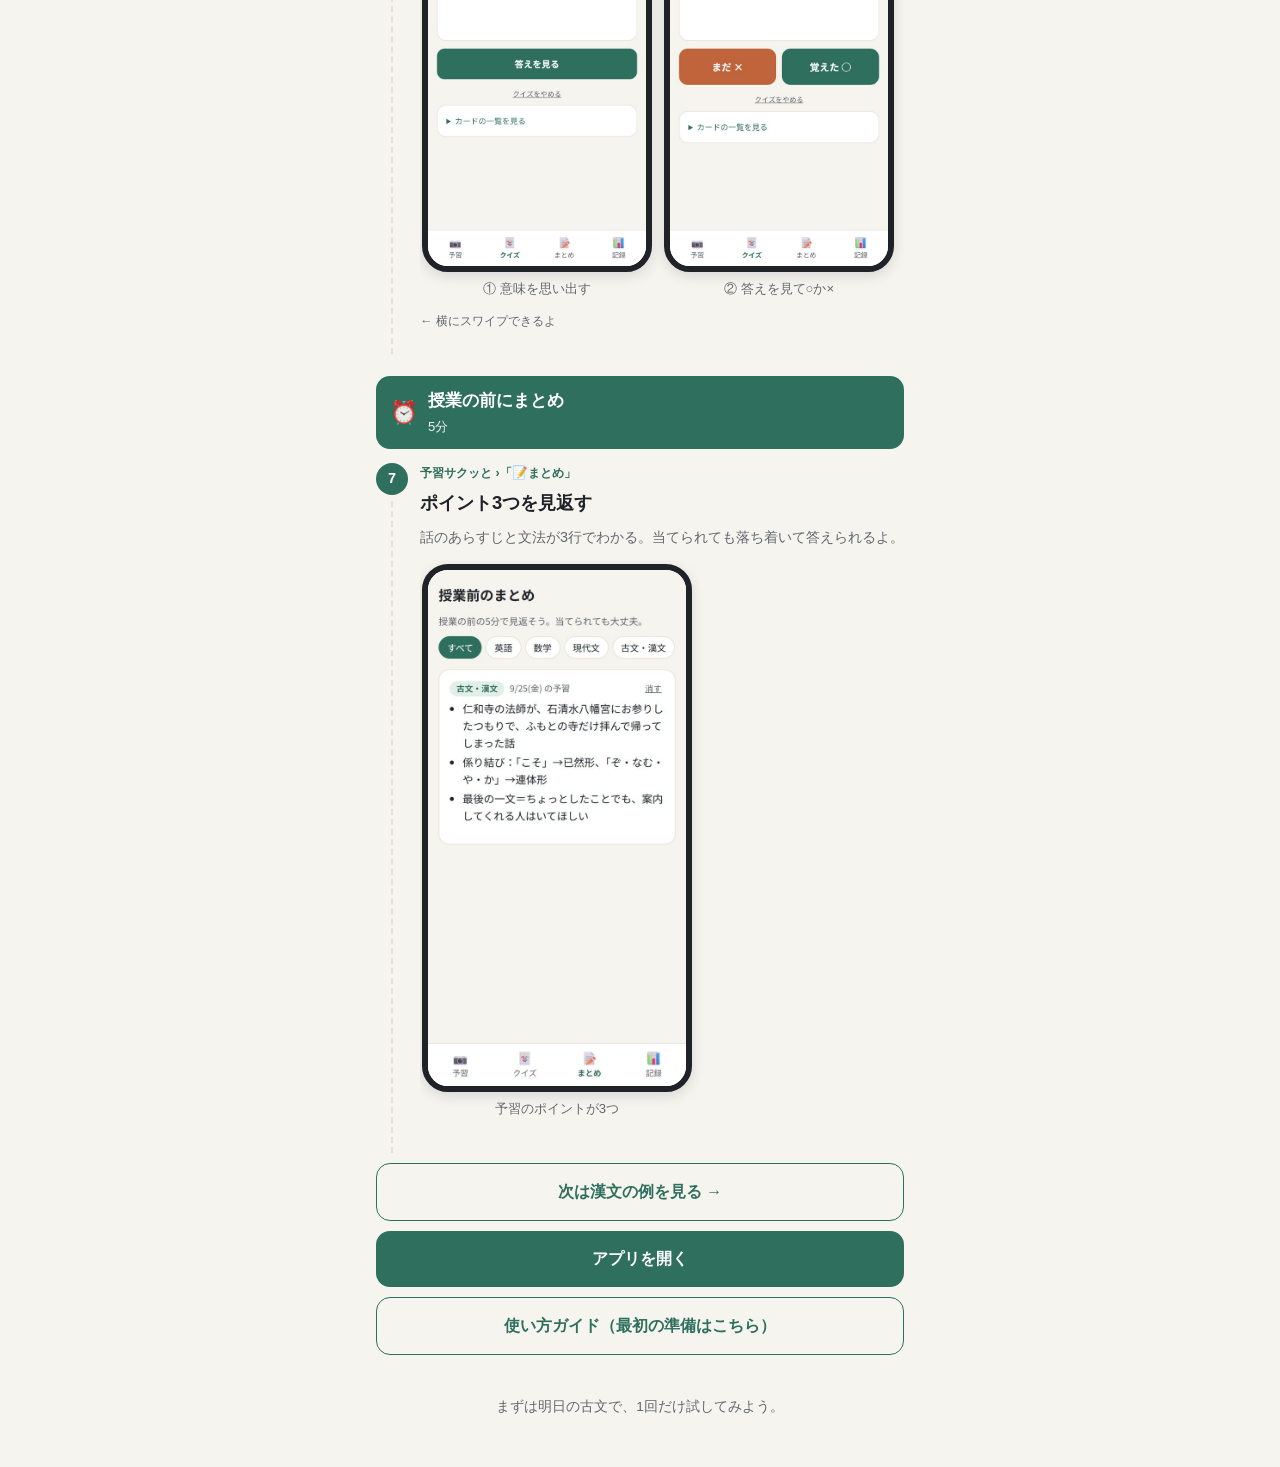
<file: demo-ko.html>
<!DOCTYPE html>
<html lang="ja">
<head>
<meta charset="UTF-8">
<meta name="viewport" content="width=device-width, initial-scale=1, viewport-fit=cover">
<meta name="robots" content="noindex">
<meta name="theme-color" content="#2f6f5e">
<title>予習サクッと 使ってみた例（古文）</title>
<meta name="description" content="古文の教科書1ページを、予習サクッととChatGPTで予習してみた実例">
<link rel="icon" href="favicon.png">
<link rel="apple-touch-icon" href="apple-touch-icon.png">
<link rel="stylesheet" href="demo/demo.css?v=3">
</head>
<body>
<div class="wrap">

  <nav class="subj-nav" aria-label="教科">
    <a href="demo.html">英語</a>
    <a href="demo-ma.html">数学</a>
    <a href="demo-ge.html">現代文</a>
    <a href="demo-ko.html" class="on">古文</a>
    <a href="demo-kan.html">漢文</a>
  </nav>
  <span class="tag">使ってみた例</span>
  <h1>古文の予習を、<br>実際にやってみた</h1>
  <p>教科書の1ページを「予習サクッと」とChatGPTで予習すると、どうなるかを順番に見せるよ。<br>アプリの画面は、<b>本物のアプリを実際に動かして撮ったもの</b>です。</p>
  <div class="flow">
    <span>🏠 <b>家で</b> 約10分</span>
    <span>🚃 <b>電車で</b> 5分</span>
    <span>⏰ <b>授業前</b> 5分</span>
  </div>

  <!-- 教科書 -->
  <h2 style="margin-top:32px">今回予習する教科書のページ</h2>
  <div class="textbook tate">
    <div class="tate-body" tabindex="0" aria-label="縦書きの本文">
      <h3>仁和寺にある法師</h3>
      <div class="by">『徒然草』兼好法師</div>
      <p>仁和寺にある法師、年寄るまで石清水を拝まざりければ、心うく覚えて、ある時思ひ立ちて、ただ一人、徒歩より詣でけり。極楽寺・高良などを拝みて、かばかりと心得て帰りにけり。</p>
      <p>さて、かたへの人にあひて、「年ごろ思ひつること、果たし侍りぬ。聞きしにも過ぎて尊くこそおはしけれ。そも、参りたる人ごとに山へ登りしは、何事かありけん、ゆかしかりしかど、神へ参るこそ本意なれと思ひて、山までは見ず。」とぞ言ひける。</p>
      <p>少しのことにも、先達はあらまほしき事なり。</p>
    </div>
    <div class="scroll-hint">縦書きなので、左へスクロールすると続きが読めるよ</div>
    <div class="note">※『徒然草』第五十二段より。昔の作品なので、本文をそのまま載せています</div>
  </div>

  <!-- ===== 家で ===== -->
  <div class="scene-head"><span class="icon">🏠</span><div><b>家で予習する</b><span>1教科 約10分</span></div></div>

  <div class="step" data-no="1">
    <div class="where app">予習サクッと</div>
    <h2>「古文・漢文」を押す</h2>
    <p class="sub" style="margin:0">押すとタイマーが動いて、やることが順番に出てくる。</p>
    <div class="shots">
      <figure><div class="phone"><a href="demo/01-home.jpg"><img src="demo/01-home.jpg" alt="予習サクッとのはじめの画面。英語・数学・現代文・古文漢文のボタンが並んでいる" width="600" height="1200" loading="lazy"></a></div><figcaption>①「古文・漢文」を押す</figcaption></figure>
      <figure><div class="phone"><a href="demo/ko-02-steps.jpg"><img src="demo/ko-02-steps.jpg" alt="古文・漢文を押したあとの画面。タイマーと、やることの手順が表示されている" width="600" height="1200" loading="lazy"></a></div><figcaption>② 手順が出る</figcaption></figure>
    </div>
    <div class="swipe">← 横にスワイプできるよ／画像を押すと大きく見られるよ</div>
  </div>

  <div class="step" data-no="2">
    <div class="where chat">ChatGPT</div>
    <h2>「予習」で、教科書の写真を送る</h2>
    <p class="sub" style="margin:0">「予習」の中で新しいチャット →「古文」と打つ →「＋」→「カメラ」で本文のページを撮る → 送信。</p>
    <div class="gpt">
      <div class="bar">予習 <small>›　新しいチャット</small></div>
      <div class="body">
        <div class="user"><span class="photo-thumb tate"><span>📷 教科書の写真</span></span>古文</div>
      </div>
    </div>
    <div class="caption-img">ChatGPTの画面のイメージ</div>
    <div class="point"><b>漢文も同じやり方</b>。「漢文」と打って写真を送ればOK。くわしくは <a href="demo-kan.html" style="color:var(--accent);font-weight:700">漢文の例</a> を見てね。</div>
  </div>

  <div class="step" data-no="3">
    <div class="where chat">ChatGPT</div>
    <h2>ヒントが返ってくる</h2>
    <p class="sub" style="margin:0">大事な古語と文法、それに<b>1文ずつの訳のヒント</b>。全文の訳はまだ出ない。</p>
    <div class="gpt">
      <div class="body">
        <div class="ai">
          <h4>■ 大事な古語</h4>
          <ul>
            <li>心うし：残念だ、情けない</li>
            <li>かばかり：これくらい、これだけ</li>
            <li>ゆかし：知りたい、見たい</li>
          </ul>
          <div class="more">（6個まで続く）</div>
          <h4>■ 大事な文法：係り結び</h4>
          <p style="margin:0">「こそ」があると文末が已然形、「ぞ・なむ・や・か」があると文末が連体形になる。<br>例：尊く<b>こそ</b>おはし<b>けれ</b><br><span class="hint">本文の中から、「ぞ」の係り結びを1つ探してみよう。</span></p>
          <h4>■ 1文ずつ現代語訳のヒント</h4>
          <ol>
            <li>仁和寺にある法師、年寄るまで石清水を拝まざりければ、心うく覚えて、<br><span class="hint">→「ざり」は打消。「けれ＋ば」で理由を表すよ。「〜なかったので」の形。</span></li>
            <li>ある時思ひ立ちて、ただ一人、徒歩より詣でけり。<br><span class="hint">→「詣づ」は「お参りする」。</span></li>
            <li>極楽寺・高良などを拝みて、かばかりと心得て帰りにけり。<br><span class="hint">→「かばかり」がカギ。法師は何を「これだけ」と思いこんだのかな？</span></li>
          </ol>
          <div class="fmt">
            <b>【まとめ】</b><br>
            ・仁和寺の法師が、石清水八幡宮にお参りしたつもりで、ふもとの寺だけ拝んで帰ってしまった話<br>
            ・係り結び：「こそ」→已然形、「ぞ・なむ・や・か」→連体形<br>
            ・最後の一文＝ちょっとしたことでも、案内してくれる人はいてほしい<br>
            <b>【カード】</b><br>
            心うし｜残念だ、情けない<br>
            徒歩より｜歩いて<br>
            <span class="more">（10個まで続く）</span>
          </div>
          <div class="tools" aria-label="返事の下のボタン">
            <span class="copy" aria-label="コピー"><svg viewBox="0 0 24 24" fill="none" stroke="currentColor" stroke-width="2"><rect x="8" y="8" width="12" height="12" rx="2"/><path d="M16 8V6a2 2 0 0 0-2-2H6a2 2 0 0 0-2 2v8a2 2 0 0 0 2 2h2"/></svg></span>
          </div>
        </div>
      </div>
    </div>
    <div class="caption-img">ChatGPTの返事の例（実際の返事は毎回少しずつちがうよ）</div>
    <div class="point">最後の<b>【まとめ】【カード】</b>が、アプリに保存される部分。</div>
  </div>

  <div class="step" data-no="4">
    <div class="where chat">ChatGPT</div>
    <h2>自分で訳してから「答え合わせ」</h2>
    <div class="gpt">
      <div class="body">
        <div class="user">答え合わせ</div>
        <div class="ai">
          <h4>■ 全文の現代語訳</h4>
          <p style="margin:0">仁和寺にいた法師が、年をとるまで石清水八幡宮にお参りしたことがなかったので、残念に思って、ある時思い立って、たった一人で、歩いてお参りした。極楽寺や高良神社などを拝んで、（石清水は）これだけだと思いこんで帰ってしまった。…</p>
          <h4>■「ぞ」の係り結び</h4>
          <p style="margin:0">「とぞ言ひける」。「ける」は「けり」の連体形だよ。</p>
        </div>
      </div>
    </div>
    <div class="caption-img">ChatGPTの返事の例</div>
    <div class="point warm">自分の訳と見比べて、<b>ちがったところだけ</b>ノートに直せばOK。</div>
  </div>

  <div class="step" data-no="5">
    <div class="where app">予習サクッと</div>
    <h2>最初の返事をアプリに貼って保存</h2>
    <p class="sub" style="margin:0">ステップ3の返事の<b>コピーボタン</b>を押す → アプリに戻って貼る →「カードとまとめを保存」→ 最後に「記録する」。</p>
    <div class="shots">
      <figure><div class="phone"><a href="demo/ko-03-paste.jpg"><img src="demo/ko-03-paste.jpg" alt="ChatGPTの返事を貼りつけた画面" width="600" height="1200" loading="lazy"></a></div><figcaption>① 貼りつけて「保存」</figcaption></figure>
      <figure><div class="phone"><a href="demo/ko-04-saved.jpg"><img src="demo/ko-04-saved.jpg" alt="新しいカード10枚、まとめ1件を保存したと表示されている" width="600" height="1200" loading="lazy"></a></div><figcaption>② カード10枚とまとめが保存された</figcaption></figure>
    </div>
    <div class="swipe">← 横にスワイプできるよ／画像を押すと大きく見られるよ</div>
  </div>

  <div class="total">この教科書1ページの予習にかかった時間<br><b>約10分</b><br><span class="sub">古語辞典を引く時間が、ほぼゼロになるよ</span></div>

  <!-- ===== 電車で ===== -->
  <div class="scene-head"><span class="icon">🚃</span><div><b>電車でクイズ</b><span>5分</span></div></div>
  <div class="step" data-no="6">
    <div class="where app">予習サクッと ›「🃏クイズ」</div>
    <h2>古語をクイズで覚える</h2>
    <p class="sub" style="margin:0">頭の中で答えてから「答えを見る」→「覚えた ○」か「まだ ×」。古語はテストにもよく出るよ。</p>
    <div class="shots">
      <figure><div class="phone"><a href="demo/ko-07-quiz-q.jpg"><img src="demo/ko-07-quiz-q.jpg" alt="クイズの問題。心うし と表示されている" width="600" height="1200" loading="lazy"></a></div><figcaption>① 意味を思い出す</figcaption></figure>
      <figure><div class="phone"><a href="demo/ko-08-quiz-a.jpg"><img src="demo/ko-08-quiz-a.jpg" alt="クイズの答え。残念だ、情けない と表示されている" width="600" height="1200" loading="lazy"></a></div><figcaption>② 答えを見て○か×</figcaption></figure>
    </div>
    <div class="swipe">← 横にスワイプできるよ</div>
  </div>

  <!-- ===== 授業前 ===== -->
  <div class="scene-head"><span class="icon">⏰</span><div><b>授業の前にまとめ</b><span>5分</span></div></div>
  <div class="step" data-no="7">
    <div class="where app">予習サクッと ›「📝まとめ」</div>
    <h2>ポイント3つを見返す</h2>
    <p class="sub" style="margin:0">話のあらすじと文法が3行でわかる。当てられても落ち着いて答えられるよ。</p>
    <div class="shots one">
      <figure><div class="phone"><a href="demo/ko-09-notes.jpg"><img src="demo/ko-09-notes.jpg" alt="授業前のまとめ画面。古文のポイントが3つ並んでいる" width="600" height="1200" loading="lazy"></a></div><figcaption>予習のポイントが3つ</figcaption></figure>
    </div>
  </div>

  <div style="display:grid;gap:10px;margin-top:32px">
    <a class="btn ghost" href="demo-kan.html">次は漢文の例を見る →</a>
    <a class="btn" href="./">アプリを開く</a>
    <a class="btn ghost" href="guide.html">使い方ガイド（最初の準備はこちら）</a>
  </div>
  <footer>まずは明日の古文で、1回だけ試してみよう。</footer>
</div>
</body>
</html>
</file>
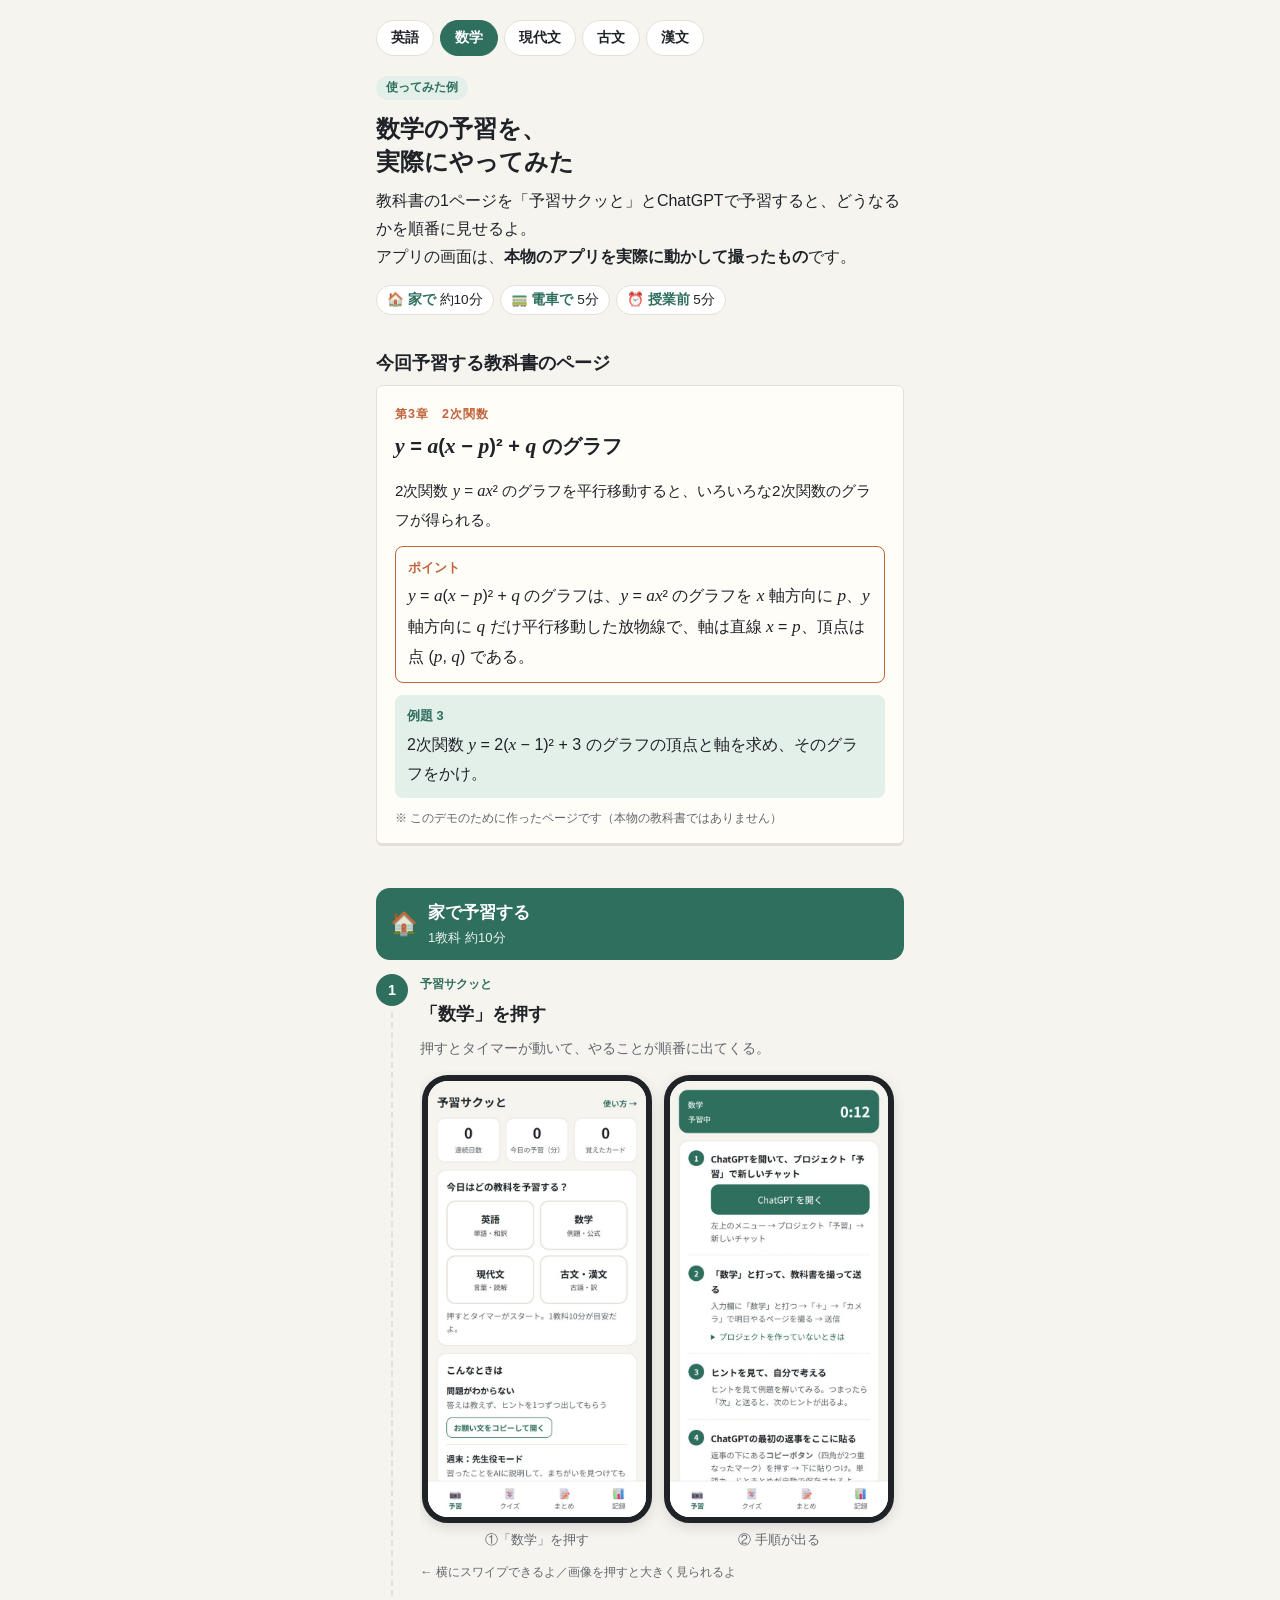
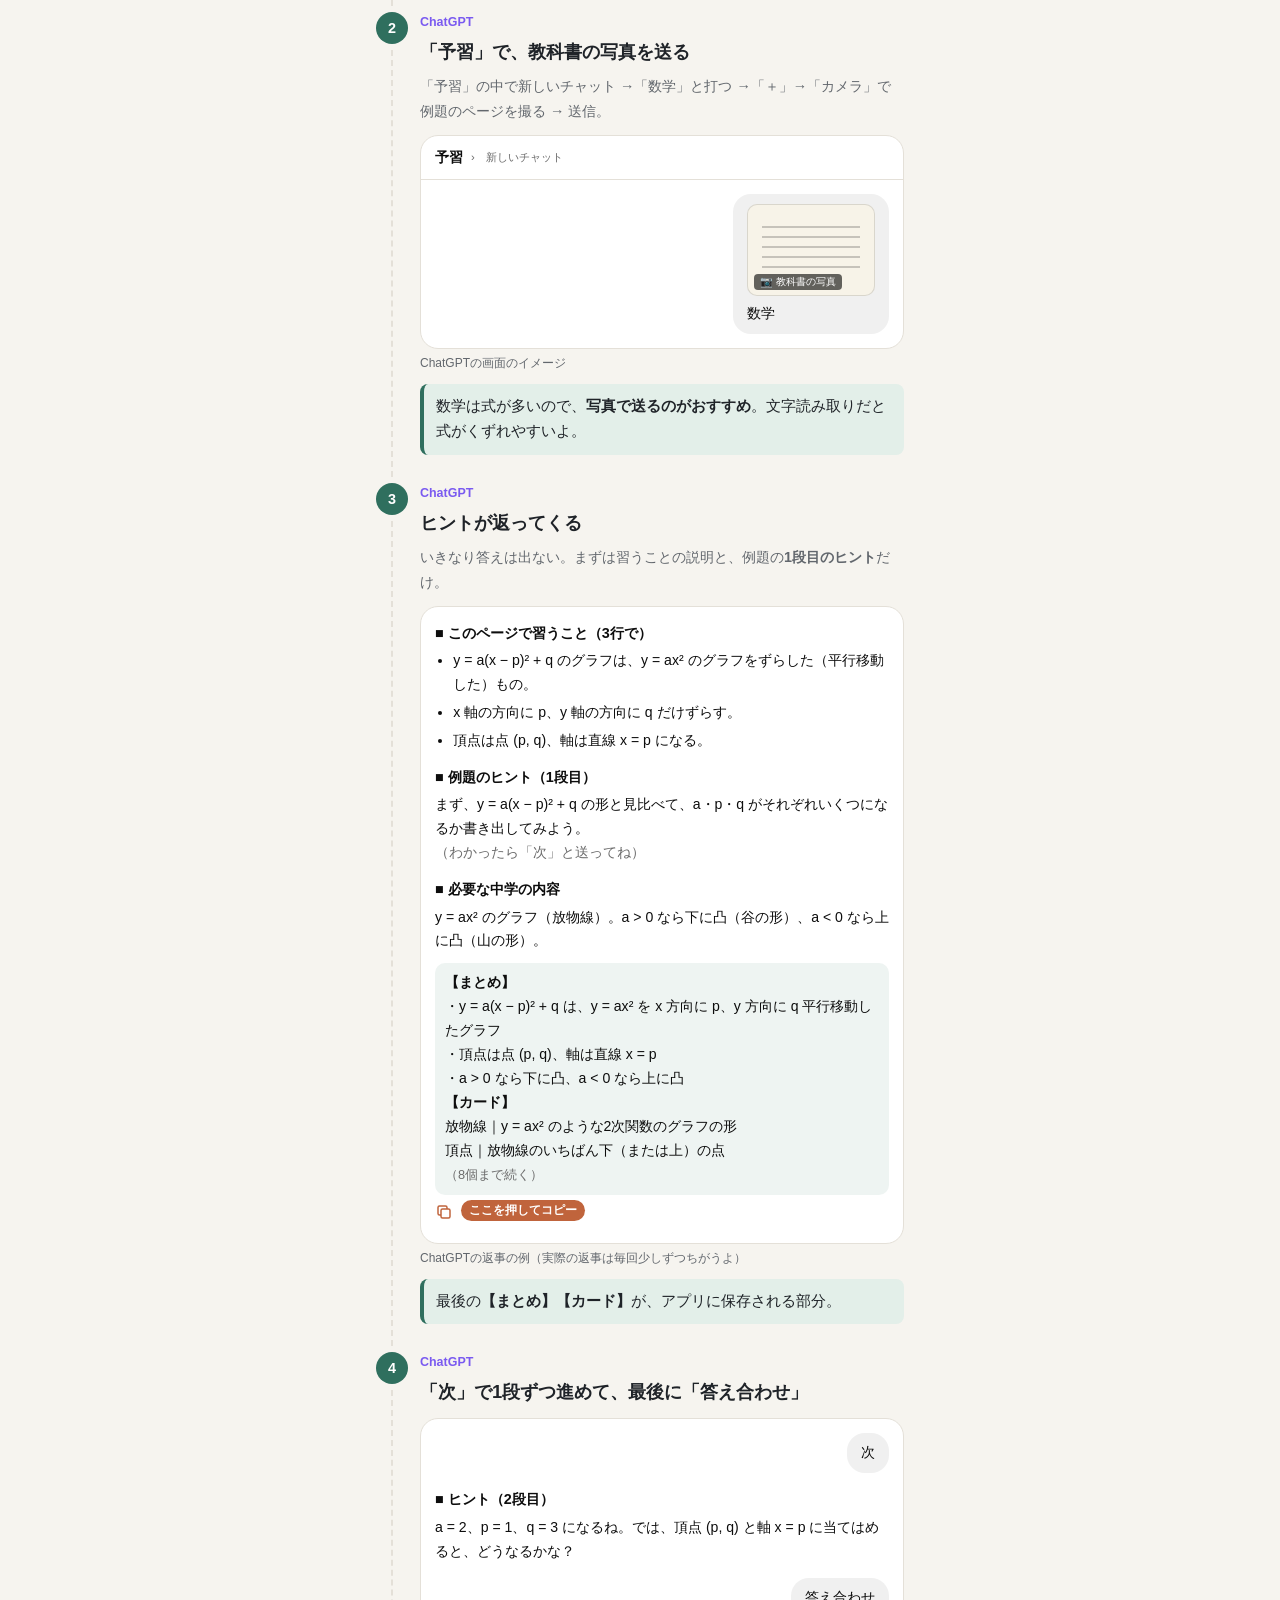
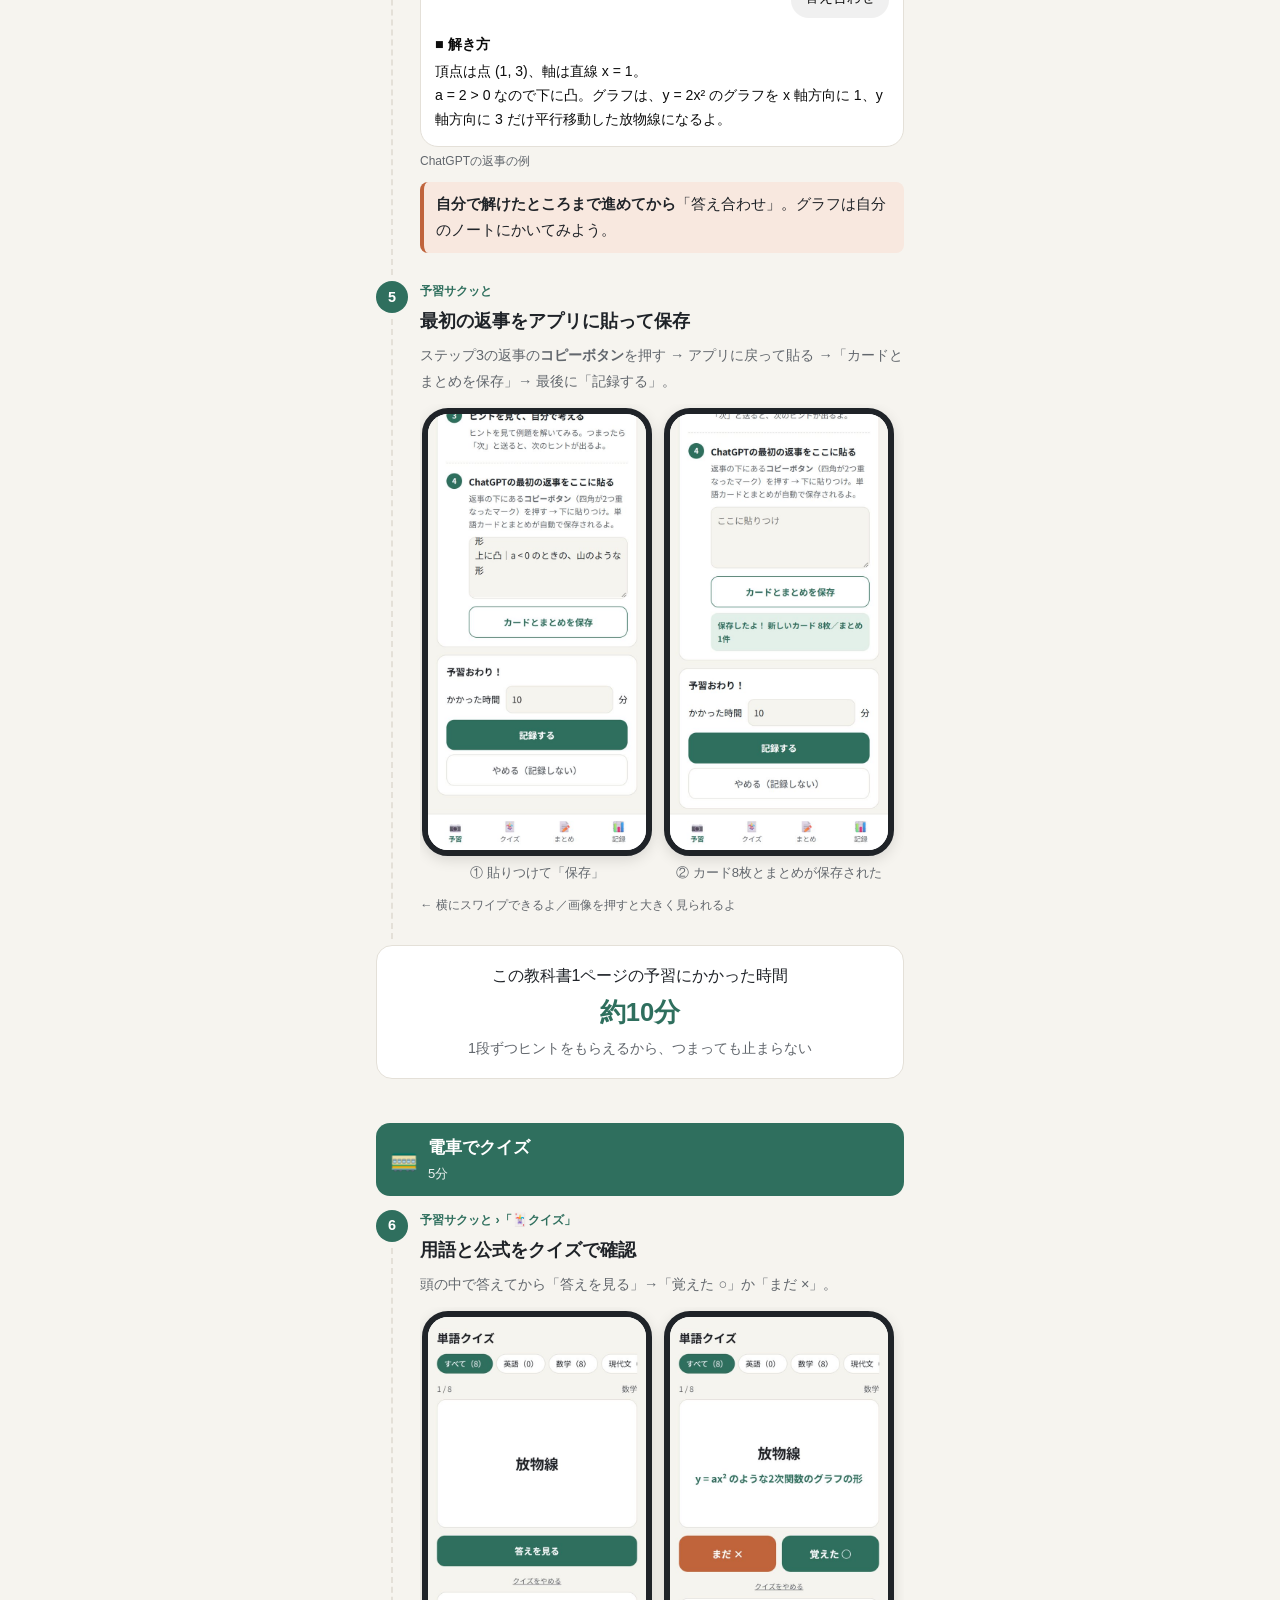
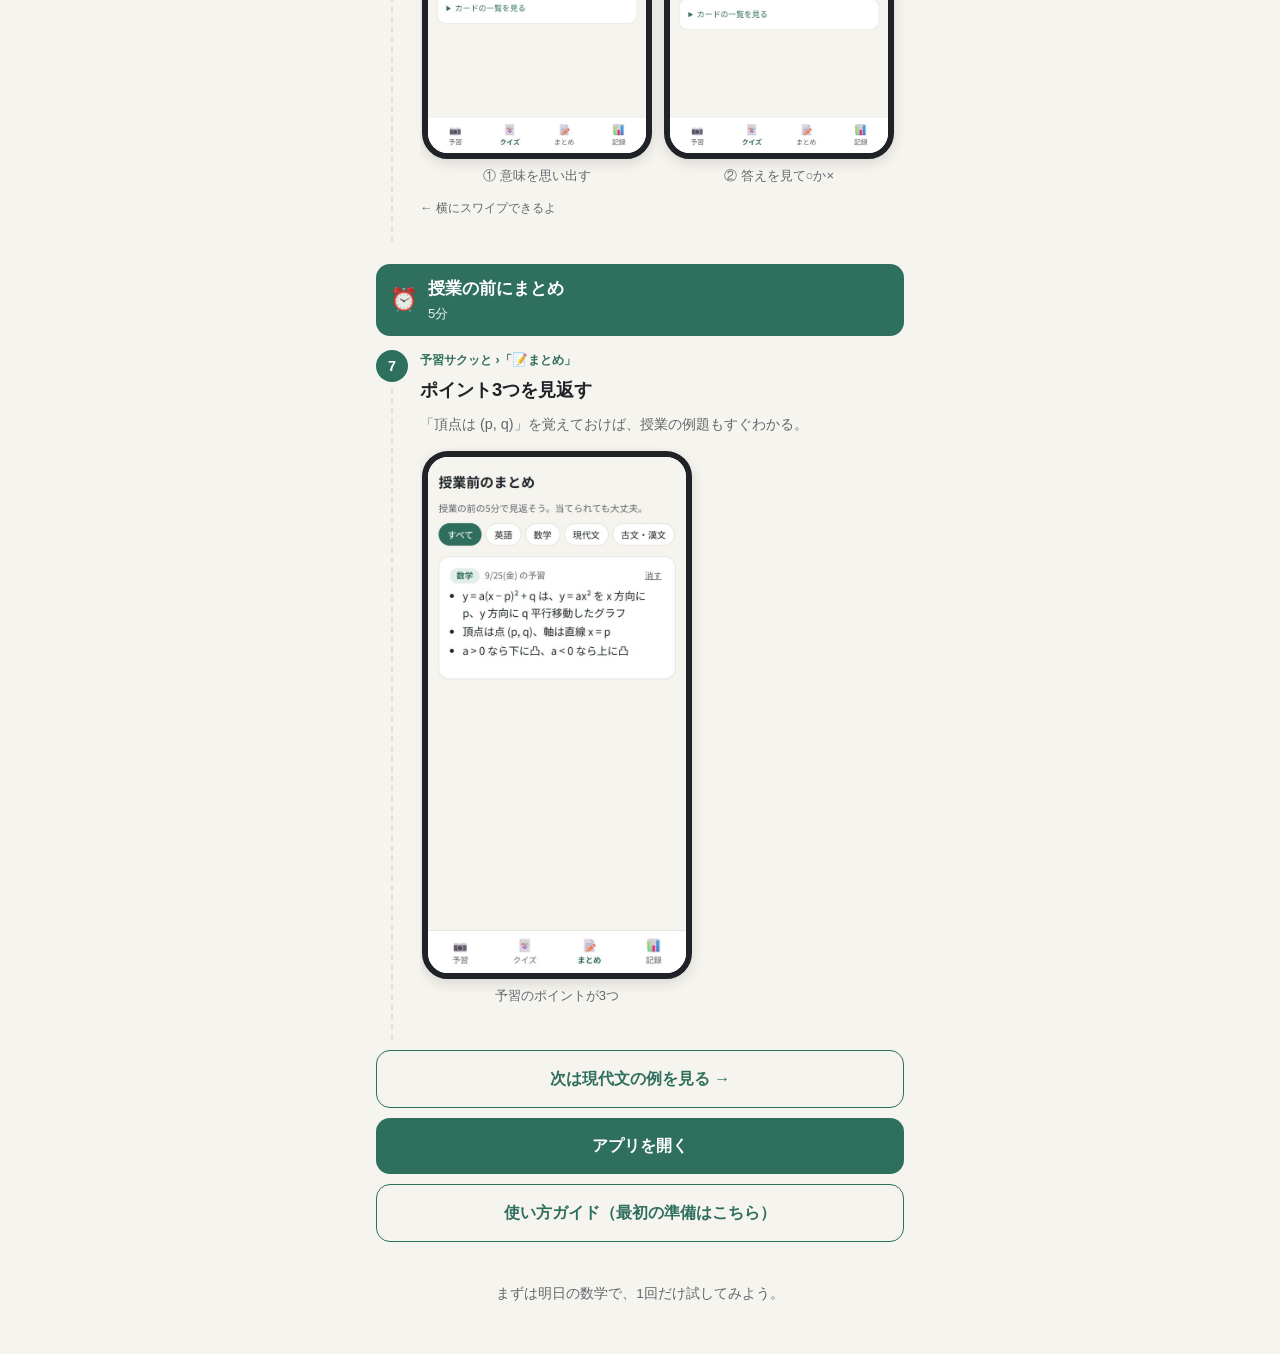
<file: demo-ma.html>
<!DOCTYPE html>
<html lang="ja">
<head>
<meta charset="UTF-8">
<meta name="viewport" content="width=device-width, initial-scale=1, viewport-fit=cover">
<meta name="robots" content="noindex">
<meta name="theme-color" content="#2f6f5e">
<title>予習サクッと 使ってみた例（数学）</title>
<meta name="description" content="数学の教科書1ページを、予習サクッととChatGPTで予習してみた実例">
<link rel="icon" href="favicon.png">
<link rel="apple-touch-icon" href="apple-touch-icon.png">
<link rel="stylesheet" href="demo/demo.css?v=3">
</head>
<body>
<div class="wrap">

  <nav class="subj-nav" aria-label="教科">
    <a href="demo.html">英語</a>
    <a href="demo-ma.html" class="on">数学</a>
    <a href="demo-ge.html">現代文</a>
    <a href="demo-ko.html">古文</a>
    <a href="demo-kan.html">漢文</a>
  </nav>
  <span class="tag">使ってみた例</span>
  <h1>数学の予習を、<br>実際にやってみた</h1>
  <p>教科書の1ページを「予習サクッと」とChatGPTで予習すると、どうなるかを順番に見せるよ。<br>アプリの画面は、<b>本物のアプリを実際に動かして撮ったもの</b>です。</p>
  <div class="flow">
    <span>🏠 <b>家で</b> 約10分</span>
    <span>🚃 <b>電車で</b> 5分</span>
    <span>⏰ <b>授業前</b> 5分</span>
  </div>

  <!-- 教科書 -->
  <h2 style="margin-top:32px">今回予習する教科書のページ</h2>
  <div class="textbook math">
    <div class="lesson">第3章　2次関数</div>
    <h3><span class="f">y</span> = <span class="f">a</span>(<span class="f">x</span> − <span class="f">p</span>)² + <span class="f">q</span> のグラフ</h3>
    <p>2次関数 <span class="f">y</span> = <span class="f">ax</span>² のグラフを平行移動すると、いろいろな2次関数のグラフが得られる。</p>
    <div class="def">
      <span class="t">ポイント</span>
      <span class="f">y</span> = <span class="f">a</span>(<span class="f">x</span> − <span class="f">p</span>)² + <span class="f">q</span> のグラフは、<span class="f">y</span> = <span class="f">ax</span>² のグラフを <span class="f">x</span> 軸方向に <span class="f">p</span>、<span class="f">y</span> 軸方向に <span class="f">q</span> だけ平行移動した放物線で、軸は直線 <span class="f">x</span> = <span class="f">p</span>、頂点は点 (<span class="f">p</span>, <span class="f">q</span>) である。
    </div>
    <div class="rei">
      <span class="t">例題 3</span>
      2次関数 <span class="f">y</span> = 2(<span class="f">x</span> − 1)² + 3 のグラフの頂点と軸を求め、そのグラフをかけ。
    </div>
    <div class="note">※ このデモのために作ったページです（本物の教科書ではありません）</div>
  </div>

  <!-- ===== 家で ===== -->
  <div class="scene-head"><span class="icon">🏠</span><div><b>家で予習する</b><span>1教科 約10分</span></div></div>

  <div class="step" data-no="1">
    <div class="where app">予習サクッと</div>
    <h2>「数学」を押す</h2>
    <p class="sub" style="margin:0">押すとタイマーが動いて、やることが順番に出てくる。</p>
    <div class="shots">
      <figure><div class="phone"><a href="demo/01-home.jpg"><img src="demo/01-home.jpg" alt="予習サクッとのはじめの画面。英語・数学・現代文・古文漢文のボタンが並んでいる" width="600" height="1200" loading="lazy"></a></div><figcaption>①「数学」を押す</figcaption></figure>
      <figure><div class="phone"><a href="demo/ma-02-steps.jpg"><img src="demo/ma-02-steps.jpg" alt="数学を押したあとの画面。タイマーと、やることの手順が表示されている" width="600" height="1200" loading="lazy"></a></div><figcaption>② 手順が出る</figcaption></figure>
    </div>
    <div class="swipe">← 横にスワイプできるよ／画像を押すと大きく見られるよ</div>
  </div>

  <div class="step" data-no="2">
    <div class="where chat">ChatGPT</div>
    <h2>「予習」で、教科書の写真を送る</h2>
    <p class="sub" style="margin:0">「予習」の中で新しいチャット →「数学」と打つ →「＋」→「カメラ」で例題のページを撮る → 送信。</p>
    <div class="gpt">
      <div class="bar">予習 <small>›　新しいチャット</small></div>
      <div class="body">
        <div class="user"><span class="photo-thumb"><span>📷 教科書の写真</span></span>数学</div>
      </div>
    </div>
    <div class="caption-img">ChatGPTの画面のイメージ</div>
    <div class="point">数学は式が多いので、<b>写真で送るのがおすすめ</b>。文字読み取りだと式がくずれやすいよ。</div>
  </div>

  <div class="step" data-no="3">
    <div class="where chat">ChatGPT</div>
    <h2>ヒントが返ってくる</h2>
    <p class="sub" style="margin:0">いきなり答えは出ない。まずは習うことの説明と、例題の<b>1段目のヒント</b>だけ。</p>
    <div class="gpt">
      <div class="body">
        <div class="ai">
          <h4>■ このページで習うこと（3行で）</h4>
          <ul>
            <li>y = a(x − p)² + q のグラフは、y = ax² のグラフをずらした（平行移動した）もの。</li>
            <li>x 軸の方向に p、y 軸の方向に q だけずらす。</li>
            <li>頂点は点 (p, q)、軸は直線 x = p になる。</li>
          </ul>
          <h4>■ 例題のヒント（1段目）</h4>
          <p style="margin:0">まず、y = a(x − p)² + q の形と見比べて、a・p・q がそれぞれいくつになるか書き出してみよう。<br><span class="hint">（わかったら「次」と送ってね）</span></p>
          <h4>■ 必要な中学の内容</h4>
          <p style="margin:0">y = ax² のグラフ（放物線）。a &gt; 0 なら下に凸（谷の形）、a &lt; 0 なら上に凸（山の形）。</p>
          <div class="fmt">
            <b>【まとめ】</b><br>
            ・y = a(x − p)² + q は、y = ax² を x 方向に p、y 方向に q 平行移動したグラフ<br>
            ・頂点は点 (p, q)、軸は直線 x = p<br>
            ・a &gt; 0 なら下に凸、a &lt; 0 なら上に凸<br>
            <b>【カード】</b><br>
            放物線｜y = ax² のような2次関数のグラフの形<br>
            頂点｜放物線のいちばん下（または上）の点<br>
            <span class="more">（8個まで続く）</span>
          </div>
          <div class="tools" aria-label="返事の下のボタン">
            <span class="copy" aria-label="コピー"><svg viewBox="0 0 24 24" fill="none" stroke="currentColor" stroke-width="2"><rect x="8" y="8" width="12" height="12" rx="2"/><path d="M16 8V6a2 2 0 0 0-2-2H6a2 2 0 0 0-2 2v8a2 2 0 0 0 2 2h2"/></svg></span>
          </div>
        </div>
      </div>
    </div>
    <div class="caption-img">ChatGPTの返事の例（実際の返事は毎回少しずつちがうよ）</div>
    <div class="point">最後の<b>【まとめ】【カード】</b>が、アプリに保存される部分。</div>
  </div>

  <div class="step" data-no="4">
    <div class="where chat">ChatGPT</div>
    <h2>「次」で1段ずつ進めて、最後に「答え合わせ」</h2>
    <div class="gpt">
      <div class="body">
        <div class="user">次</div>
        <div class="ai">
          <h4>■ ヒント（2段目）</h4>
          <p style="margin:0">a = 2、p = 1、q = 3 になるね。では、頂点 (p, q) と軸 x = p に当てはめると、どうなるかな？</p>
        </div>
        <div class="user">答え合わせ</div>
        <div class="ai">
          <h4>■ 解き方</h4>
          <p style="margin:0">頂点は点 (1, 3)、軸は直線 x = 1。<br>a = 2 &gt; 0 なので下に凸。グラフは、y = 2x² のグラフを x 軸方向に 1、y 軸方向に 3 だけ平行移動した放物線になるよ。</p>
        </div>
      </div>
    </div>
    <div class="caption-img">ChatGPTの返事の例</div>
    <div class="point warm"><b>自分で解けたところまで進めてから</b>「答え合わせ」。グラフは自分のノートにかいてみよう。</div>
  </div>

  <div class="step" data-no="5">
    <div class="where app">予習サクッと</div>
    <h2>最初の返事をアプリに貼って保存</h2>
    <p class="sub" style="margin:0">ステップ3の返事の<b>コピーボタン</b>を押す → アプリに戻って貼る →「カードとまとめを保存」→ 最後に「記録する」。</p>
    <div class="shots">
      <figure><div class="phone"><a href="demo/ma-03-paste.jpg"><img src="demo/ma-03-paste.jpg" alt="ChatGPTの返事を貼りつけた画面" width="600" height="1200" loading="lazy"></a></div><figcaption>① 貼りつけて「保存」</figcaption></figure>
      <figure><div class="phone"><a href="demo/ma-04-saved.jpg"><img src="demo/ma-04-saved.jpg" alt="新しいカード8枚、まとめ1件を保存したと表示されている" width="600" height="1200" loading="lazy"></a></div><figcaption>② カード8枚とまとめが保存された</figcaption></figure>
    </div>
    <div class="swipe">← 横にスワイプできるよ／画像を押すと大きく見られるよ</div>
  </div>

  <div class="total">この教科書1ページの予習にかかった時間<br><b>約10分</b><br><span class="sub">1段ずつヒントをもらえるから、つまっても止まらない</span></div>

  <!-- ===== 電車で ===== -->
  <div class="scene-head"><span class="icon">🚃</span><div><b>電車でクイズ</b><span>5分</span></div></div>
  <div class="step" data-no="6">
    <div class="where app">予習サクッと ›「🃏クイズ」</div>
    <h2>用語と公式をクイズで確認</h2>
    <p class="sub" style="margin:0">頭の中で答えてから「答えを見る」→「覚えた ○」か「まだ ×」。</p>
    <div class="shots">
      <figure><div class="phone"><a href="demo/ma-07-quiz-q.jpg"><img src="demo/ma-07-quiz-q.jpg" alt="クイズの問題。放物線 と表示されている" width="600" height="1200" loading="lazy"></a></div><figcaption>① 意味を思い出す</figcaption></figure>
      <figure><div class="phone"><a href="demo/ma-08-quiz-a.jpg"><img src="demo/ma-08-quiz-a.jpg" alt="クイズの答え。y = ax² のような2次関数のグラフの形 と表示されている" width="600" height="1200" loading="lazy"></a></div><figcaption>② 答えを見て○か×</figcaption></figure>
    </div>
    <div class="swipe">← 横にスワイプできるよ</div>
  </div>

  <!-- ===== 授業前 ===== -->
  <div class="scene-head"><span class="icon">⏰</span><div><b>授業の前にまとめ</b><span>5分</span></div></div>
  <div class="step" data-no="7">
    <div class="where app">予習サクッと ›「📝まとめ」</div>
    <h2>ポイント3つを見返す</h2>
    <p class="sub" style="margin:0">「頂点は (p, q)」を覚えておけば、授業の例題もすぐわかる。</p>
    <div class="shots one">
      <figure><div class="phone"><a href="demo/ma-09-notes.jpg"><img src="demo/ma-09-notes.jpg" alt="授業前のまとめ画面。数学のポイントが3つ並んでいる" width="600" height="1200" loading="lazy"></a></div><figcaption>予習のポイントが3つ</figcaption></figure>
    </div>
  </div>

  <div style="display:grid;gap:10px;margin-top:32px">
    <a class="btn ghost" href="demo-ge.html">次は現代文の例を見る →</a>
    <a class="btn" href="./">アプリを開く</a>
    <a class="btn ghost" href="guide.html">使い方ガイド（最初の準備はこちら）</a>
  </div>
  <footer>まずは明日の数学で、1回だけ試してみよう。</footer>
</div>
</body>
</html>
</file>
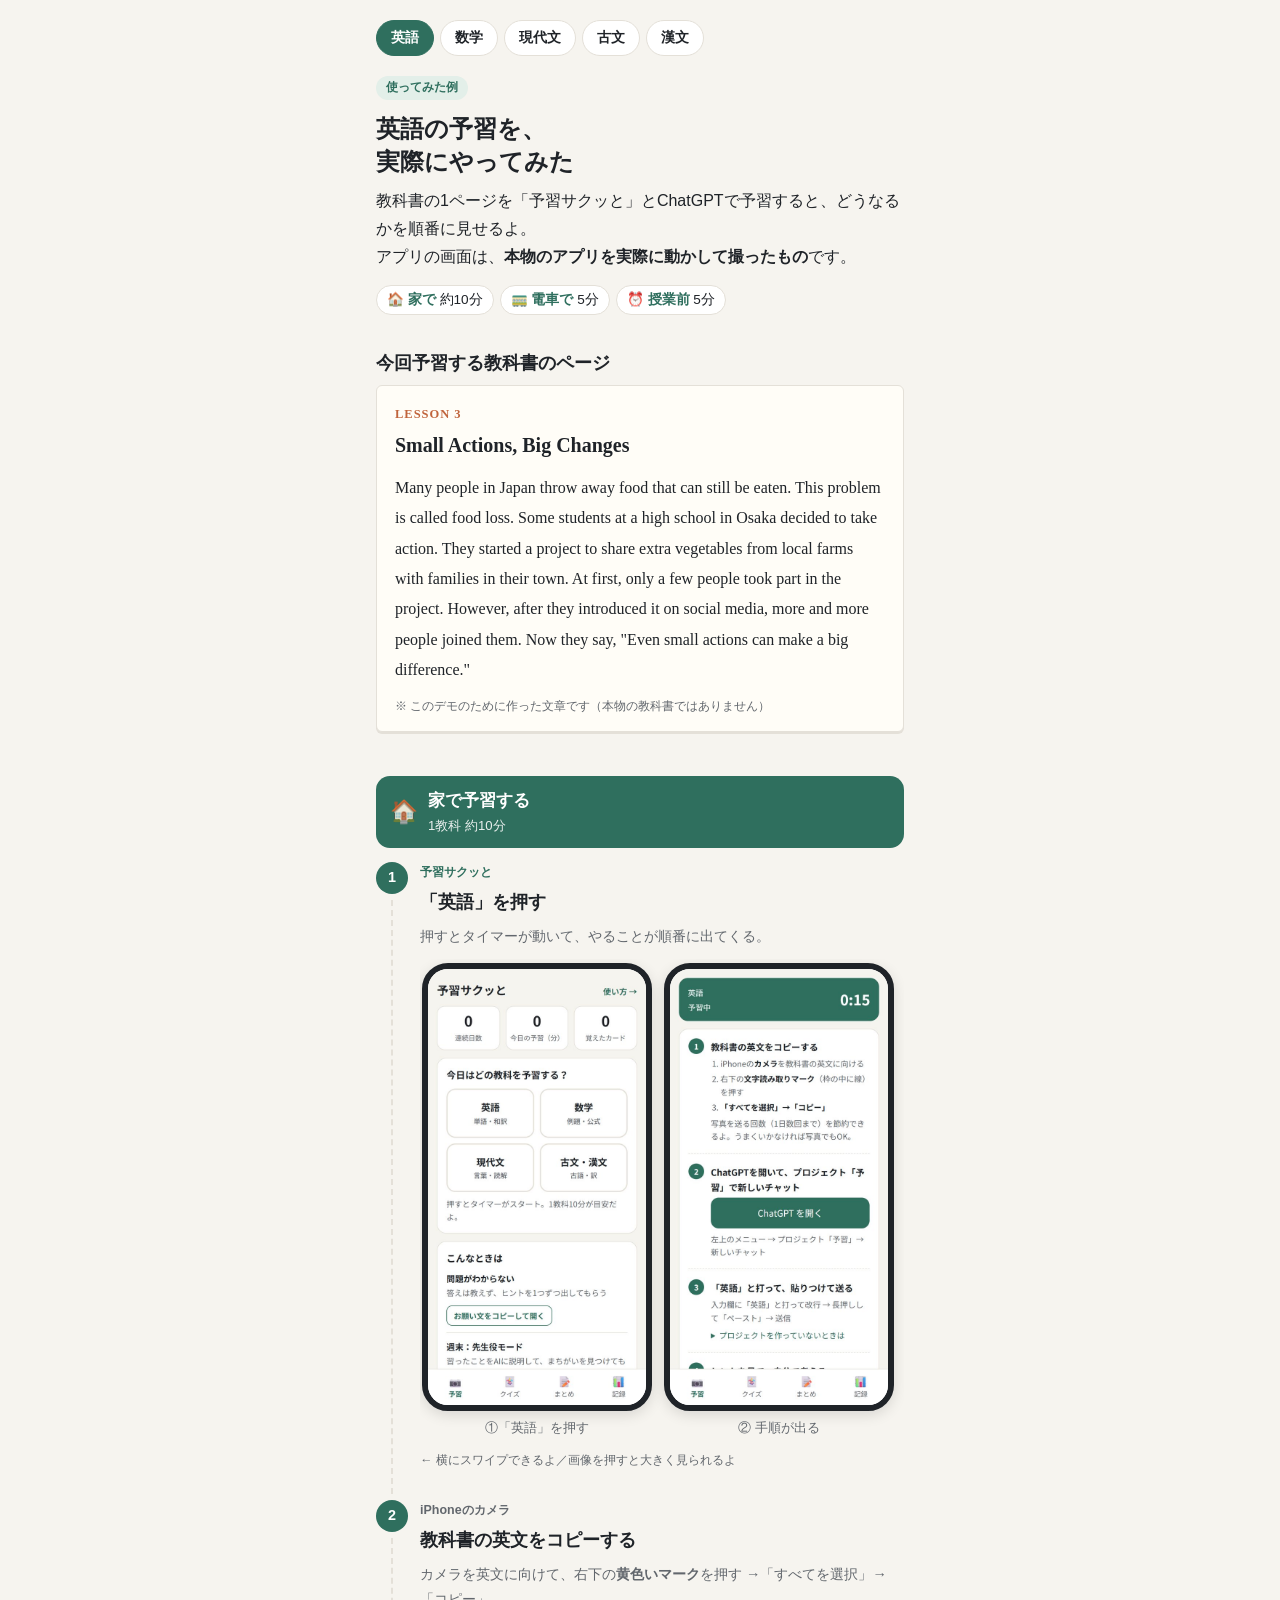
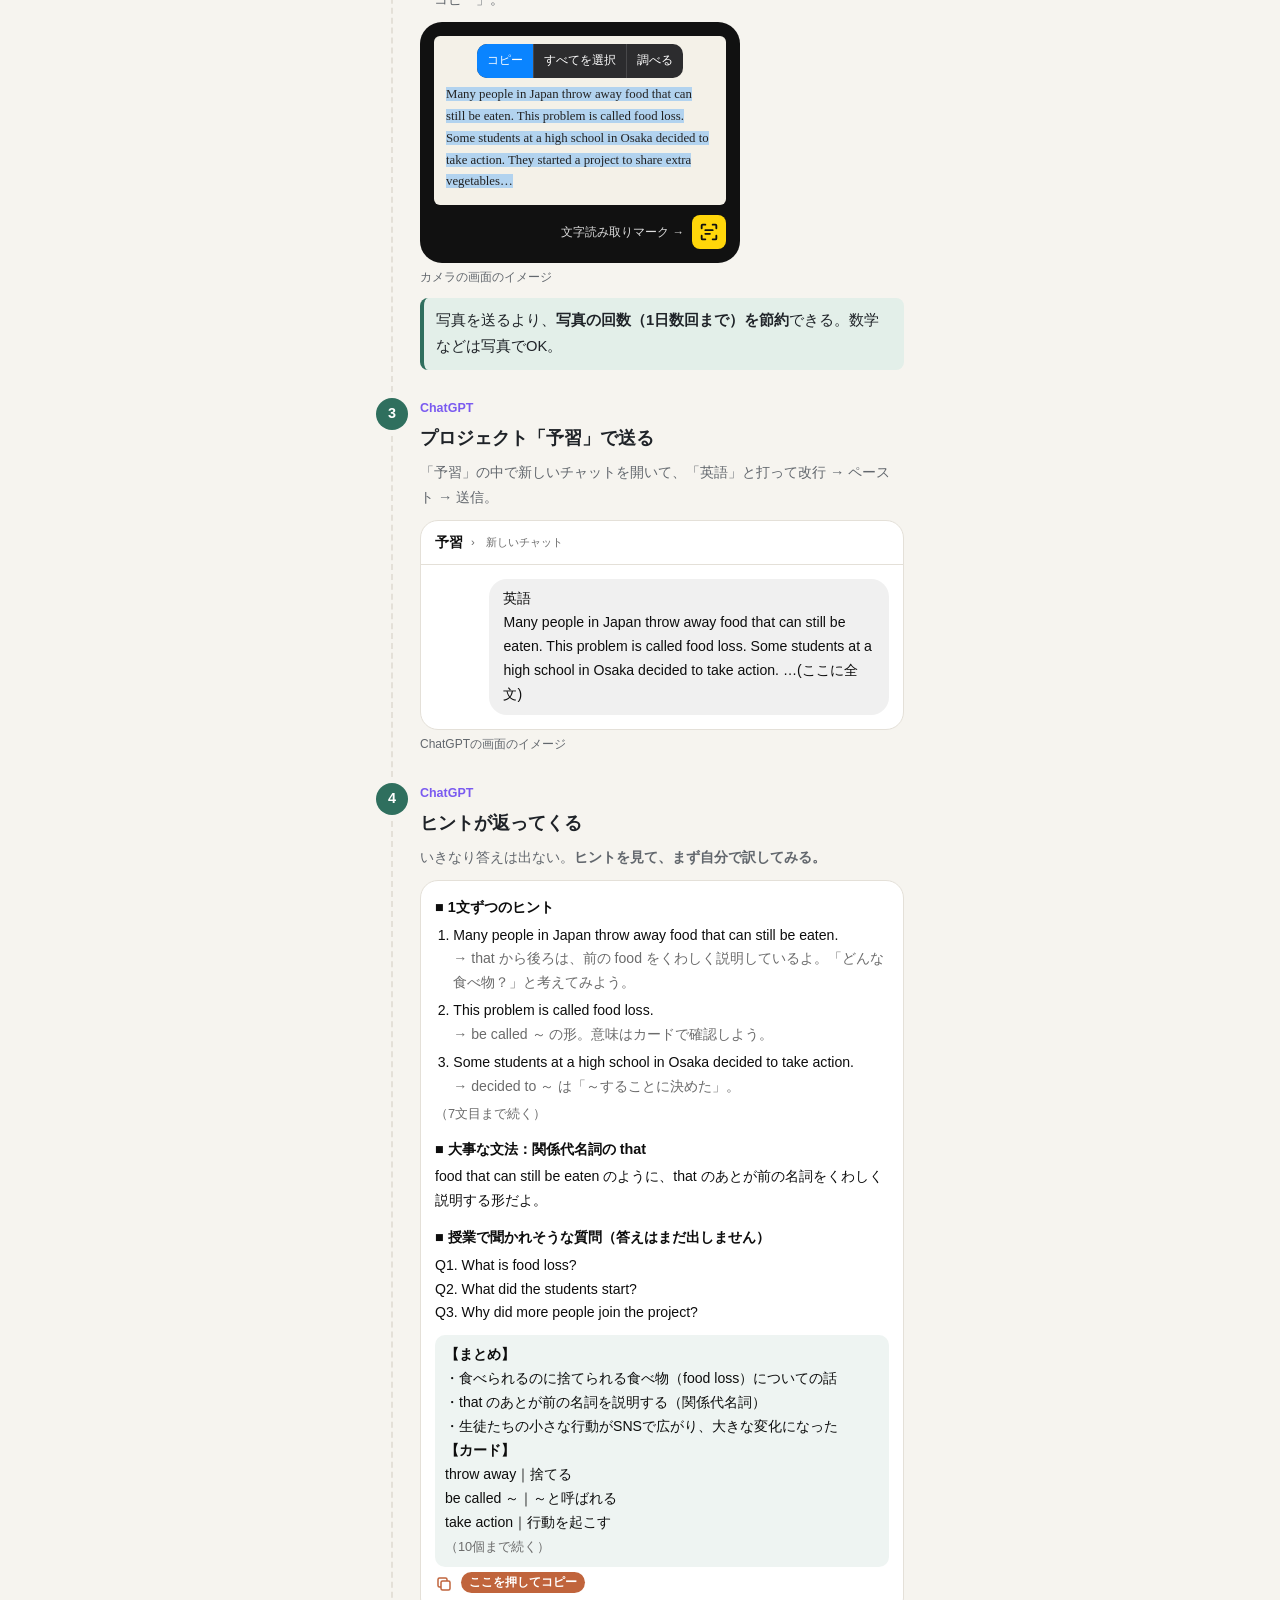
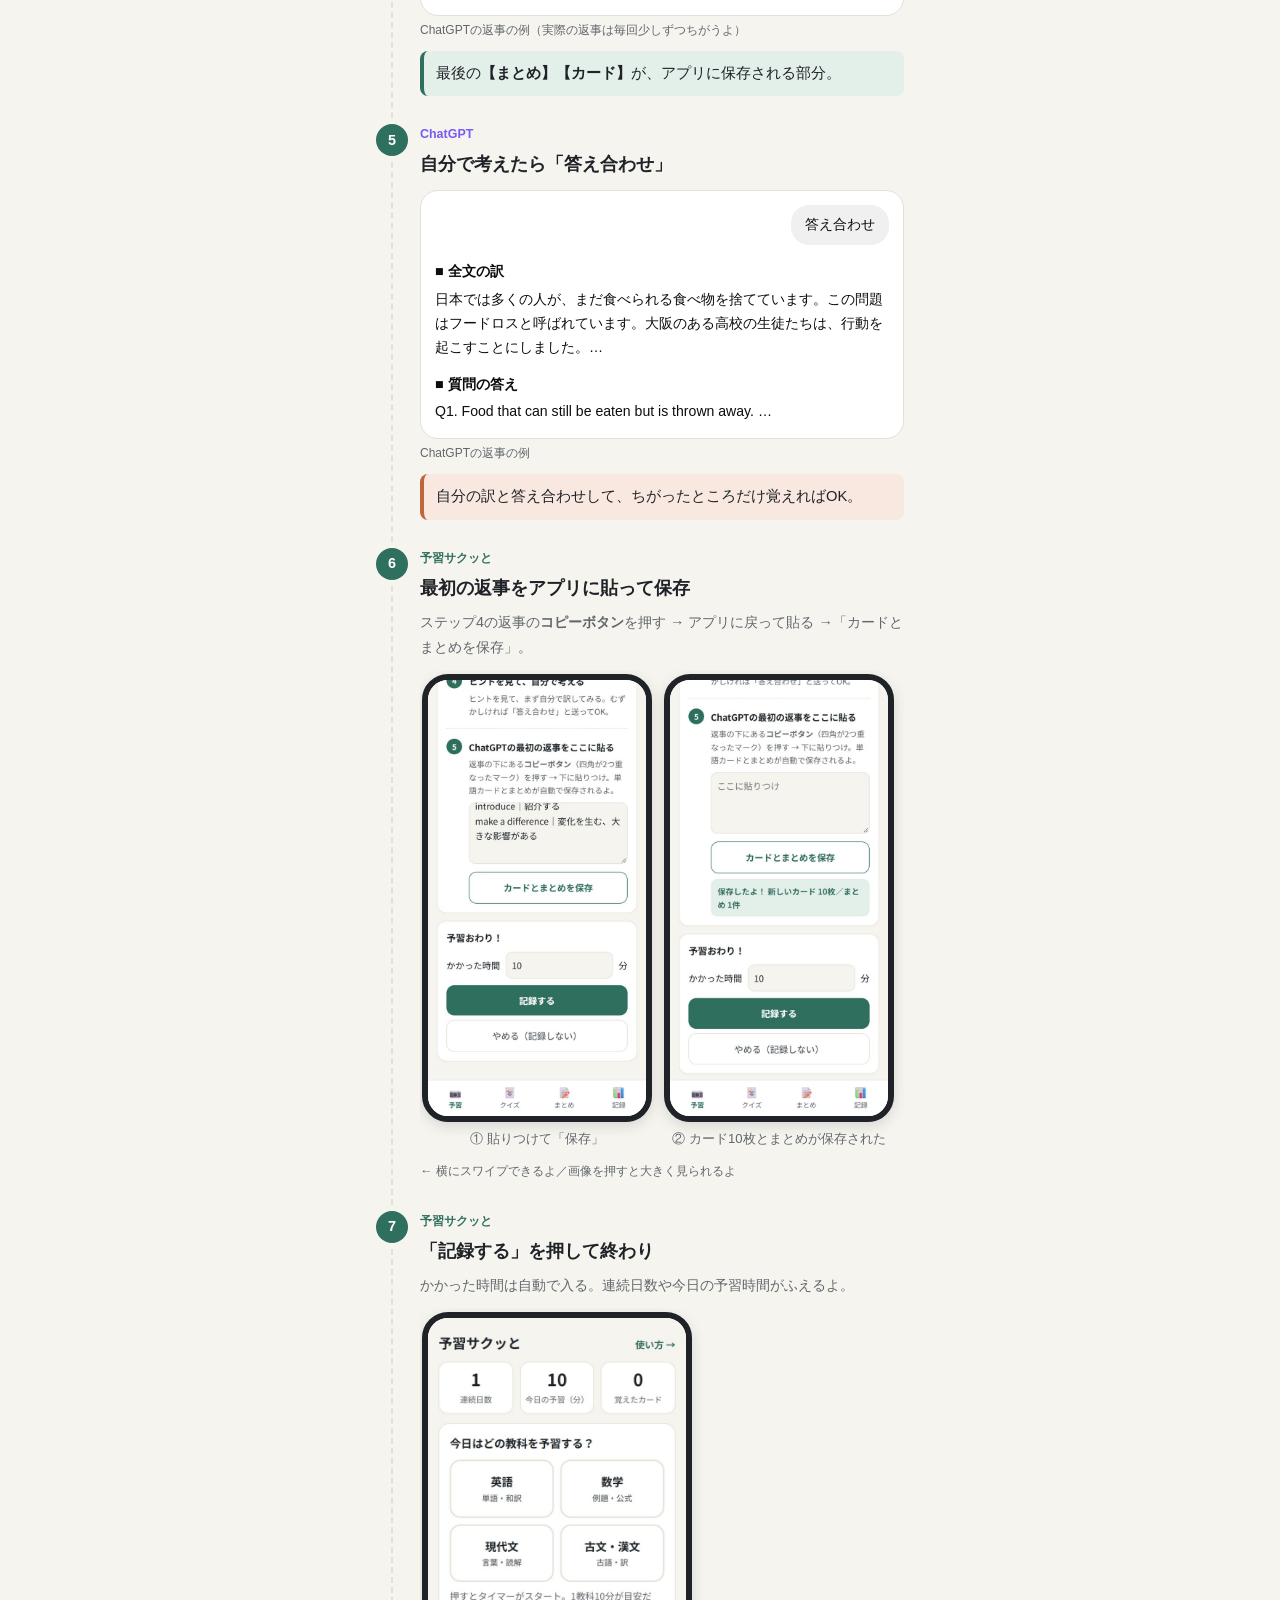
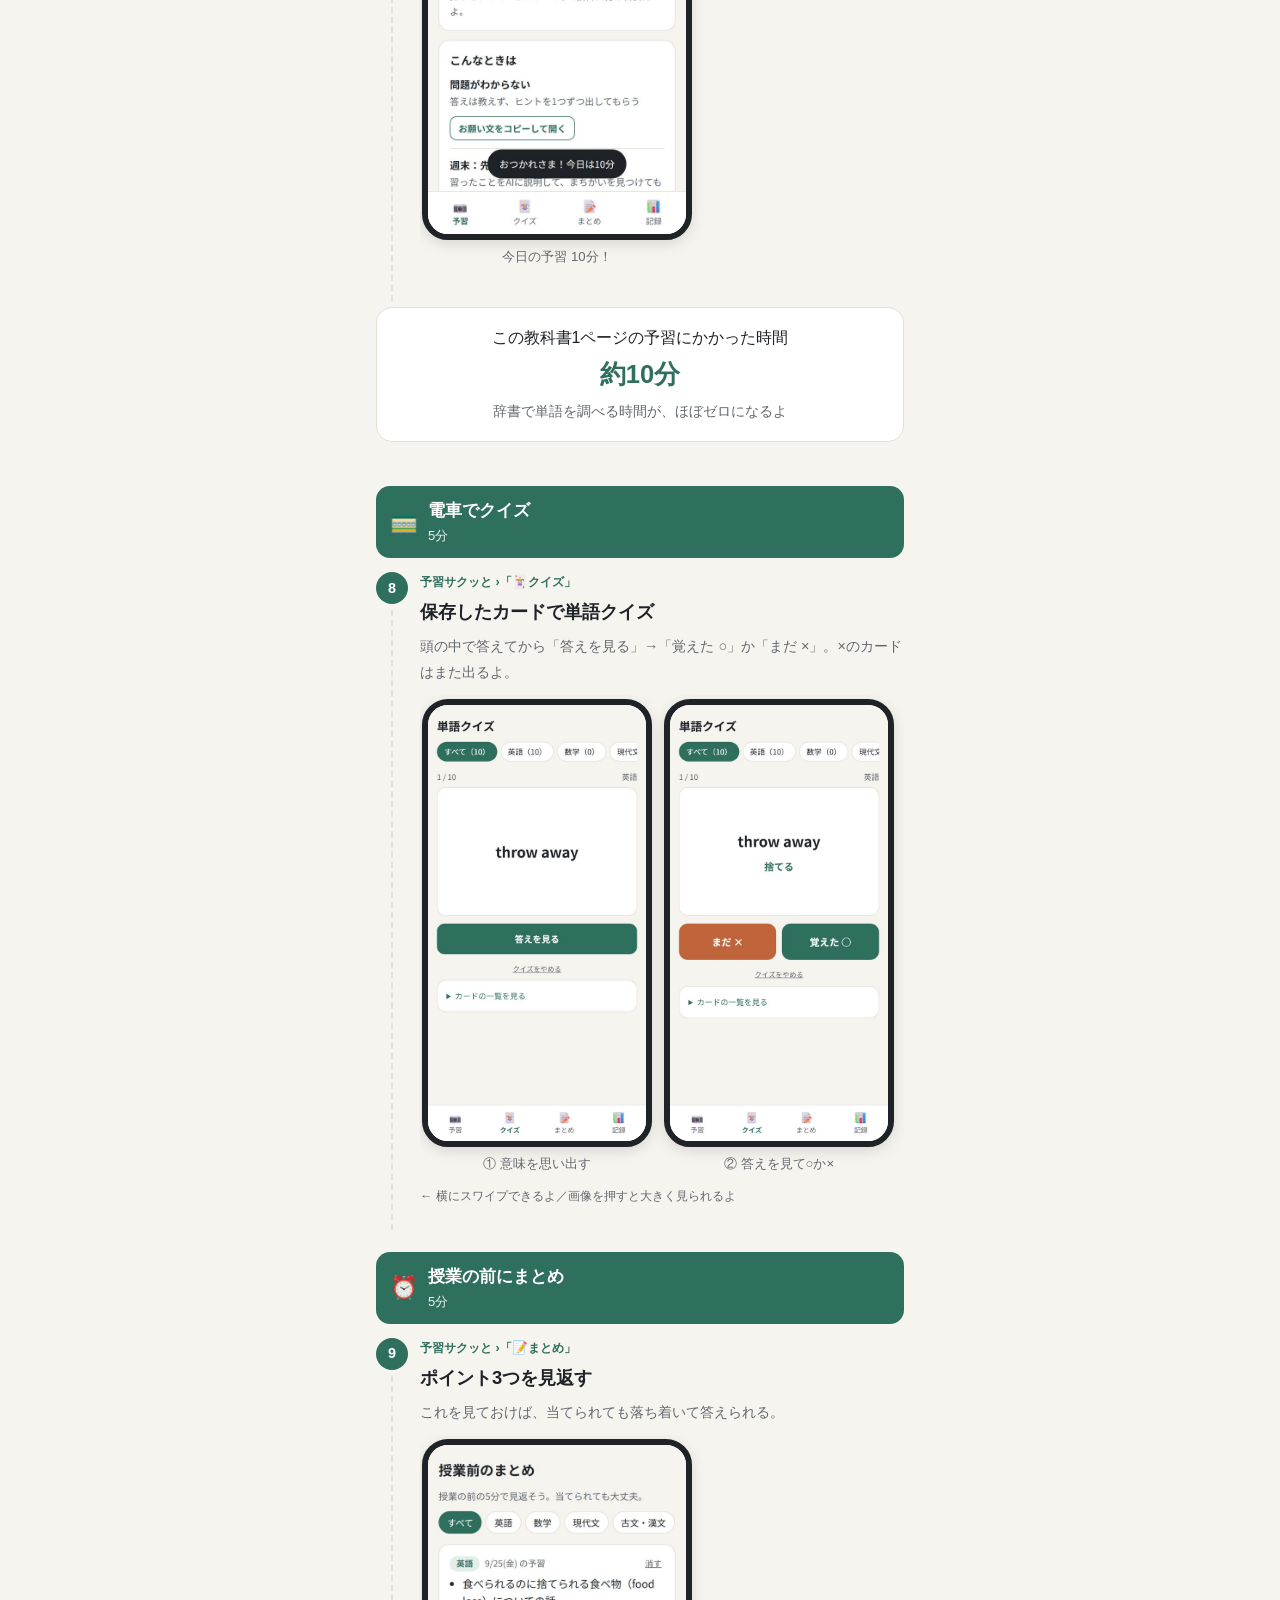
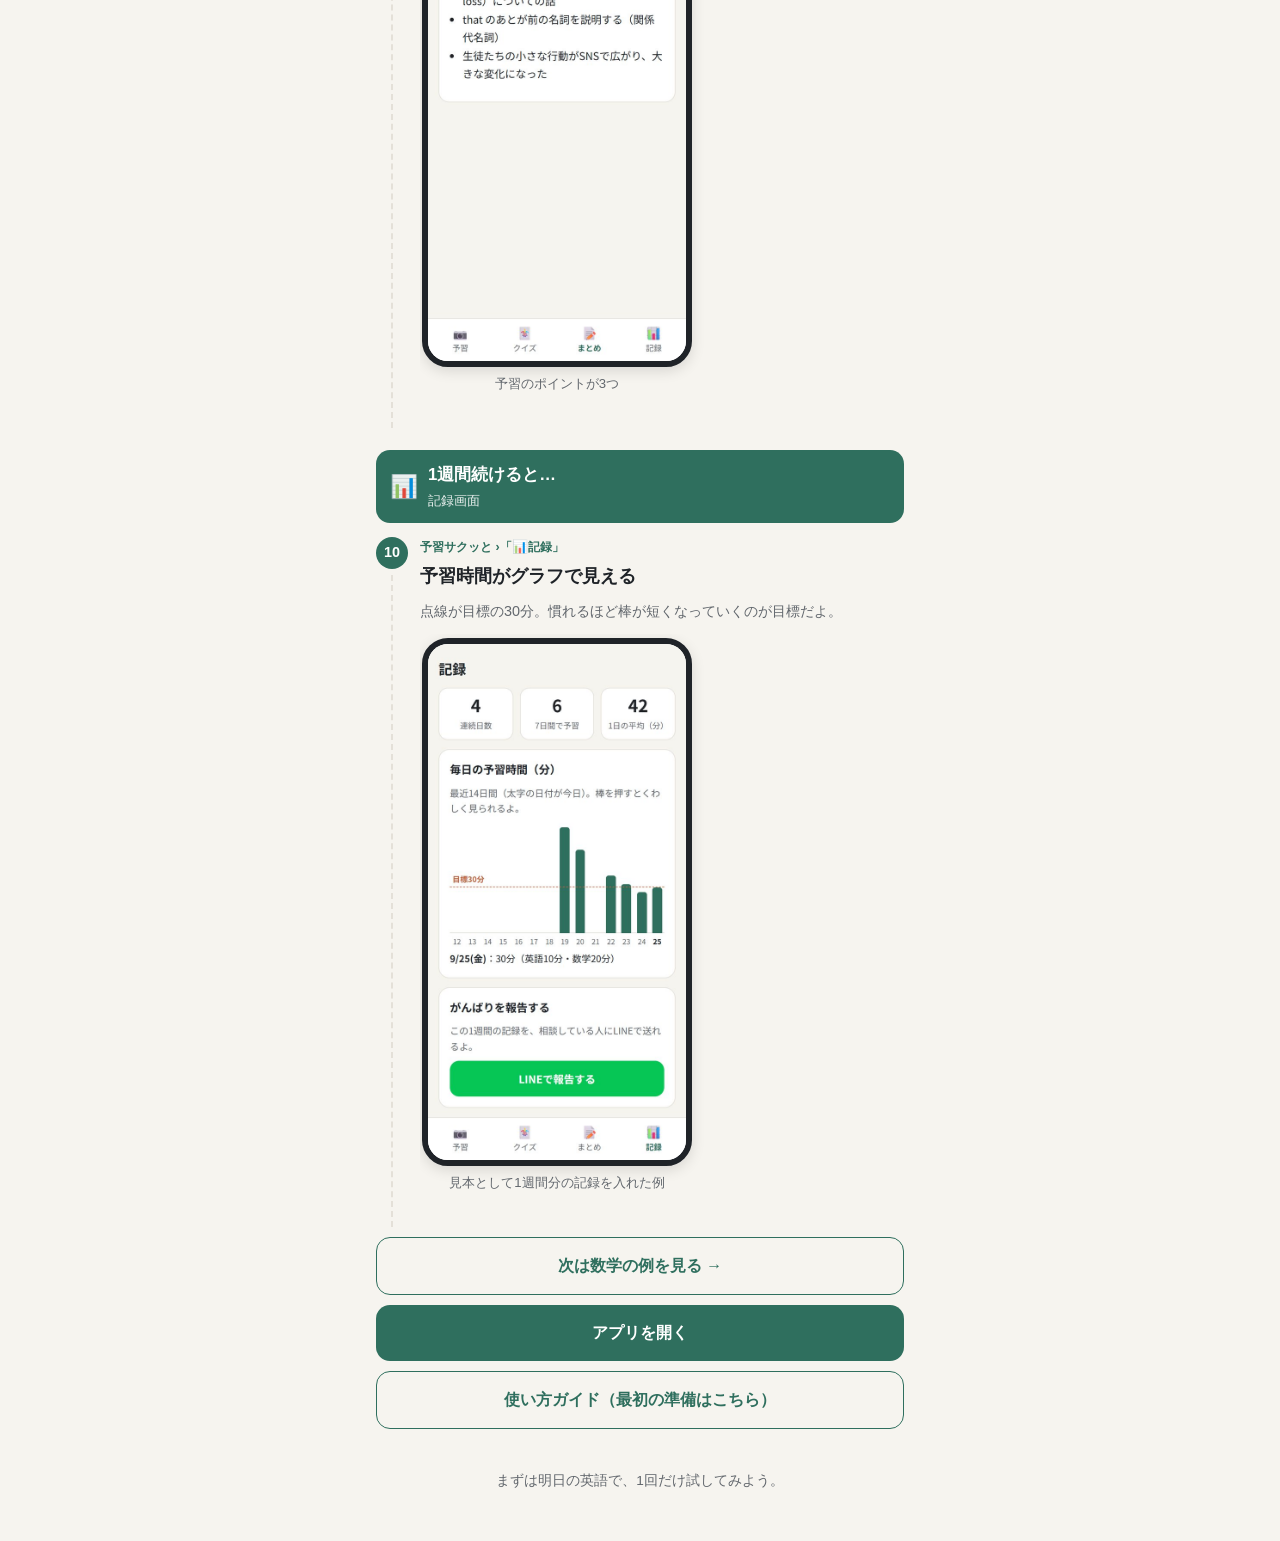
<file: demo.html>
<!DOCTYPE html>
<html lang="ja">
<head>
<meta charset="UTF-8">
<meta name="viewport" content="width=device-width, initial-scale=1, viewport-fit=cover">
<meta name="robots" content="noindex">
<meta name="theme-color" content="#2f6f5e">
<title>予習サクッと 使ってみた例</title>
<meta name="description" content="英語の教科書1ページを、予習サクッととChatGPTで予習してみた実例">
<link rel="icon" href="favicon.png">
<link rel="apple-touch-icon" href="apple-touch-icon.png">
<link rel="stylesheet" href="demo/demo.css?v=3">
</head>
<body>
<div class="wrap">

  <nav class="subj-nav" aria-label="教科">
    <a href="demo.html" class="on">英語</a>
    <a href="demo-ma.html">数学</a>
    <a href="demo-ge.html">現代文</a>
    <a href="demo-ko.html">古文</a>
    <a href="demo-kan.html">漢文</a>
  </nav>
  <span class="tag">使ってみた例</span>
  <h1>英語の予習を、<br>実際にやってみた</h1>
  <p>教科書の1ページを「予習サクッと」とChatGPTで予習すると、どうなるかを順番に見せるよ。<br>アプリの画面は、<b>本物のアプリを実際に動かして撮ったもの</b>です。</p>
  <div class="flow">
    <span>🏠 <b>家で</b> 約10分</span>
    <span>🚃 <b>電車で</b> 5分</span>
    <span>⏰ <b>授業前</b> 5分</span>
  </div>

  <!-- 教科書 -->
  <h2 style="margin-top:32px">今回予習する教科書のページ</h2>
  <div class="textbook">
    <div class="lesson">LESSON 3</div>
    <h3>Small Actions, Big Changes</h3>
    <p>Many people in Japan throw away food that can still be eaten. This problem is called food loss. Some students at a high school in Osaka decided to take action. They started a project to share extra vegetables from local farms with families in their town. At first, only a few people took part in the project. However, after they introduced it on social media, more and more people joined them. Now they say, "Even small actions can make a big difference."</p>
    <div class="note">※ このデモのために作った文章です（本物の教科書ではありません）</div>
  </div>

  <!-- ===== 家で ===== -->
  <div class="scene-head"><span class="icon">🏠</span><div><b>家で予習する</b><span>1教科 約10分</span></div></div>

  <div class="step" data-no="1">
    <div class="where app">予習サクッと</div>
    <h2>「英語」を押す</h2>
    <p class="sub" style="margin:0">押すとタイマーが動いて、やることが順番に出てくる。</p>
    <div class="shots">
      <figure><div class="phone"><a href="demo/01-home.jpg"><img src="demo/01-home.jpg" alt="予習サクッとのはじめの画面。英語・数学・現代文・古文漢文のボタンが並んでいる" width="600" height="1200" loading="lazy"></a></div><figcaption>①「英語」を押す</figcaption></figure>
      <figure><div class="phone"><a href="demo/02-steps.jpg"><img src="demo/02-steps.jpg" alt="英語を押したあとの画面。タイマーと、やることの手順が表示されている" width="600" height="1200" loading="lazy"></a></div><figcaption>② 手順が出る</figcaption></figure>
    </div>
    <div class="swipe">← 横にスワイプできるよ／画像を押すと大きく見られるよ</div>
  </div>

  <div class="step" data-no="2">
    <div class="where">iPhoneのカメラ</div>
    <h2>教科書の英文をコピーする</h2>
    <p class="sub" style="margin:0">カメラを英文に向けて、右下の<b>黄色いマーク</b>を押す →「すべてを選択」→「コピー」。</p>
    <div class="camera" aria-label="カメラの文字読み取りのイメージ">
      <div class="menu"><span class="hi">コピー</span><span>すべてを選択</span><span>調べる</span></div>
      <div class="view" style="padding-top:48px">
        <mark>Many people in Japan throw away food that can still be eaten. This problem is called food loss. Some students at a high school in Osaka decided to take action. They started a project to share extra vegetables…</mark>
      </div>
      <div class="bottom">
        <small>文字読み取りマーク →</small>
        <div class="livetext" aria-hidden="true">
          <svg width="22" height="22" viewBox="0 0 24 24" fill="none" stroke="#111" stroke-width="2" stroke-linecap="round"><path d="M4 8V5a1 1 0 0 1 1-1h3M16 4h3a1 1 0 0 1 1 1v3M20 16v3a1 1 0 0 1-1 1h-3M8 20H5a1 1 0 0 1-1-1v-3"/><path d="M8 10h8M8 14h5"/></svg>
        </div>
      </div>
    </div>
    <div class="caption-img">カメラの画面のイメージ</div>
    <div class="point">写真を送るより、<b>写真の回数（1日数回まで）を節約</b>できる。数学などは写真でOK。</div>
  </div>

  <div class="step" data-no="3">
    <div class="where chat">ChatGPT</div>
    <h2>プロジェクト「予習」で送る</h2>
    <p class="sub" style="margin:0">「予習」の中で新しいチャットを開いて、「英語」と打って改行 → ペースト → 送信。</p>
    <div class="gpt">
      <div class="bar">予習 <small>›　新しいチャット</small></div>
      <div class="body">
        <div class="user">英語
Many people in Japan throw away food that can still be eaten. This problem is called food loss. Some students at a high school in Osaka decided to take action. …(ここに全文)</div>
      </div>
    </div>
    <div class="caption-img">ChatGPTの画面のイメージ</div>
  </div>

  <div class="step" data-no="4">
    <div class="where chat">ChatGPT</div>
    <h2>ヒントが返ってくる</h2>
    <p class="sub" style="margin:0">いきなり答えは出ない。<b>ヒントを見て、まず自分で訳してみる。</b></p>
    <div class="gpt">
      <div class="body">
        <div class="ai">
          <h4>■ 1文ずつのヒント</h4>
          <ol>
            <li>Many people in Japan throw away food that can still be eaten.<br><span class="hint">→ that から後ろは、前の food をくわしく説明しているよ。「どんな食べ物？」と考えてみよう。</span></li>
            <li>This problem is called food loss.<br><span class="hint">→ be called ～ の形。意味はカードで確認しよう。</span></li>
            <li>Some students at a high school in Osaka decided to take action.<br><span class="hint">→ decided to ～ は「～することに決めた」。</span></li>
          </ol>
          <div class="more">（7文目まで続く）</div>
          <h4>■ 大事な文法：関係代名詞の that</h4>
          <p style="margin:0">food that can still be eaten のように、that のあとが前の名詞をくわしく説明する形だよ。</p>
          <h4>■ 授業で聞かれそうな質問（答えはまだ出しません）</h4>
          <p style="margin:0">Q1. What is food loss?<br>Q2. What did the students start?<br>Q3. Why did more people join the project?</p>
          <div class="fmt">
            <b>【まとめ】</b><br>
            ・食べられるのに捨てられる食べ物（food loss）についての話<br>
            ・that のあとが前の名詞を説明する（関係代名詞）<br>
            ・生徒たちの小さな行動がSNSで広がり、大きな変化になった<br>
            <b>【カード】</b><br>
            throw away｜捨てる<br>
            be called ～｜～と呼ばれる<br>
            take action｜行動を起こす<br>
            <span class="more">（10個まで続く）</span>
          </div>
          <div class="tools" aria-label="返事の下のボタン">
            <span class="copy" aria-label="コピー"><svg viewBox="0 0 24 24" fill="none" stroke="currentColor" stroke-width="2"><rect x="8" y="8" width="12" height="12" rx="2"/><path d="M16 8V6a2 2 0 0 0-2-2H6a2 2 0 0 0-2 2v8a2 2 0 0 0 2 2h2"/></svg></span>
          </div>
        </div>
      </div>
    </div>
    <div class="caption-img">ChatGPTの返事の例（実際の返事は毎回少しずつちがうよ）</div>
    <div class="point">最後の<b>【まとめ】【カード】</b>が、アプリに保存される部分。</div>
  </div>

  <div class="step" data-no="5">
    <div class="where chat">ChatGPT</div>
    <h2>自分で考えたら「答え合わせ」</h2>
    <div class="gpt">
      <div class="body">
        <div class="user">答え合わせ</div>
        <div class="ai">
          <h4>■ 全文の訳</h4>
          <p style="margin:0">日本では多くの人が、まだ食べられる食べ物を捨てています。この問題はフードロスと呼ばれています。大阪のある高校の生徒たちは、行動を起こすことにしました。…</p>
          <h4>■ 質問の答え</h4>
          <p style="margin:0">Q1. Food that can still be eaten but is thrown away. …</p>
        </div>
      </div>
    </div>
    <div class="caption-img">ChatGPTの返事の例</div>
    <div class="point warm">自分の訳と答え合わせして、ちがったところだけ覚えればOK。</div>
  </div>

  <div class="step" data-no="6">
    <div class="where app">予習サクッと</div>
    <h2>最初の返事をアプリに貼って保存</h2>
    <p class="sub" style="margin:0">ステップ4の返事の<b>コピーボタン</b>を押す → アプリに戻って貼る →「カードとまとめを保存」。</p>
    <div class="shots">
      <figure><div class="phone"><a href="demo/03-paste.jpg"><img src="demo/03-paste.jpg" alt="ChatGPTの返事を貼りつけた画面" width="600" height="1200" loading="lazy"></a></div><figcaption>① 貼りつけて「保存」</figcaption></figure>
      <figure><div class="phone"><a href="demo/04-saved.jpg"><img src="demo/04-saved.jpg" alt="新しいカード10枚、まとめ1件を保存したと表示されている" width="600" height="1200" loading="lazy"></a></div><figcaption>② カード10枚とまとめが保存された</figcaption></figure>
    </div>
    <div class="swipe">← 横にスワイプできるよ／画像を押すと大きく見られるよ</div>
  </div>

  <div class="step" data-no="7">
    <div class="where app">予習サクッと</div>
    <h2>「記録する」を押して終わり</h2>
    <p class="sub" style="margin:0">かかった時間は自動で入る。連続日数や今日の予習時間がふえるよ。</p>
    <div class="shots one">
      <figure><div class="phone"><a href="demo/05-done.jpg"><img src="demo/05-done.jpg" alt="記録したあとの画面。連続日数1、今日の予習10分" width="600" height="1200" loading="lazy"></a></div><figcaption>今日の予習 10分！</figcaption></figure>
    </div>
  </div>

  <div class="total">この教科書1ページの予習にかかった時間<br><b>約10分</b><br><span class="sub">辞書で単語を調べる時間が、ほぼゼロになるよ</span></div>

  <!-- ===== 電車で ===== -->
  <div class="scene-head"><span class="icon">🚃</span><div><b>電車でクイズ</b><span>5分</span></div></div>
  <div class="step" data-no="8">
    <div class="where app">予習サクッと ›「🃏クイズ」</div>
    <h2>保存したカードで単語クイズ</h2>
    <p class="sub" style="margin:0">頭の中で答えてから「答えを見る」→「覚えた ○」か「まだ ×」。×のカードはまた出るよ。</p>
    <div class="shots">
      <figure><div class="phone"><a href="demo/07-quiz-q.jpg"><img src="demo/07-quiz-q.jpg" alt="単語クイズの問題。throw away と表示されている" width="600" height="1200" loading="lazy"></a></div><figcaption>① 意味を思い出す</figcaption></figure>
      <figure><div class="phone"><a href="demo/08-quiz-a.jpg"><img src="demo/08-quiz-a.jpg" alt="単語クイズの答え。捨てる と表示され、まだ・覚えたのボタンがある" width="600" height="1200" loading="lazy"></a></div><figcaption>② 答えを見て○か×</figcaption></figure>
    </div>
    <div class="swipe">← 横にスワイプできるよ／画像を押すと大きく見られるよ</div>
  </div>

  <!-- ===== 授業前 ===== -->
  <div class="scene-head"><span class="icon">⏰</span><div><b>授業の前にまとめ</b><span>5分</span></div></div>
  <div class="step" data-no="9">
    <div class="where app">予習サクッと ›「📝まとめ」</div>
    <h2>ポイント3つを見返す</h2>
    <p class="sub" style="margin:0">これを見ておけば、当てられても落ち着いて答えられる。</p>
    <div class="shots one">
      <figure><div class="phone"><a href="demo/09-notes.jpg"><img src="demo/09-notes.jpg" alt="授業前のまとめ画面。英語のポイントが3つ並んでいる" width="600" height="1200" loading="lazy"></a></div><figcaption>予習のポイントが3つ</figcaption></figure>
    </div>
  </div>

  <!-- ===== 続けると ===== -->
  <div class="scene-head"><span class="icon">📊</span><div><b>1週間続けると…</b><span>記録画面</span></div></div>
  <div class="step" data-no="10">
    <div class="where app">予習サクッと ›「📊記録」</div>
    <h2>予習時間がグラフで見える</h2>
    <p class="sub" style="margin:0">点線が目標の30分。慣れるほど棒が短くなっていくのが目標だよ。</p>
    <div class="shots one">
      <figure><div class="phone"><a href="demo/11-log-week.jpg"><img src="demo/11-log-week.jpg" alt="記録画面。1週間分の予習時間の棒グラフ。最初は60分以上、だんだん30分前後に減っている" width="600" height="1200" loading="lazy"></a></div><figcaption>見本として1週間分の記録を入れた例</figcaption></figure>
    </div>
  </div>

  <div style="display:grid;gap:10px;margin-top:32px">
    <a class="btn ghost" href="demo-ma.html">次は数学の例を見る →</a>
    <a class="btn" href="./">アプリを開く</a>
    <a class="btn ghost" href="guide.html">使い方ガイド（最初の準備はこちら）</a>
  </div>
  <footer>まずは明日の英語で、1回だけ試してみよう。</footer>
</div>
</body>
</html>
</file>
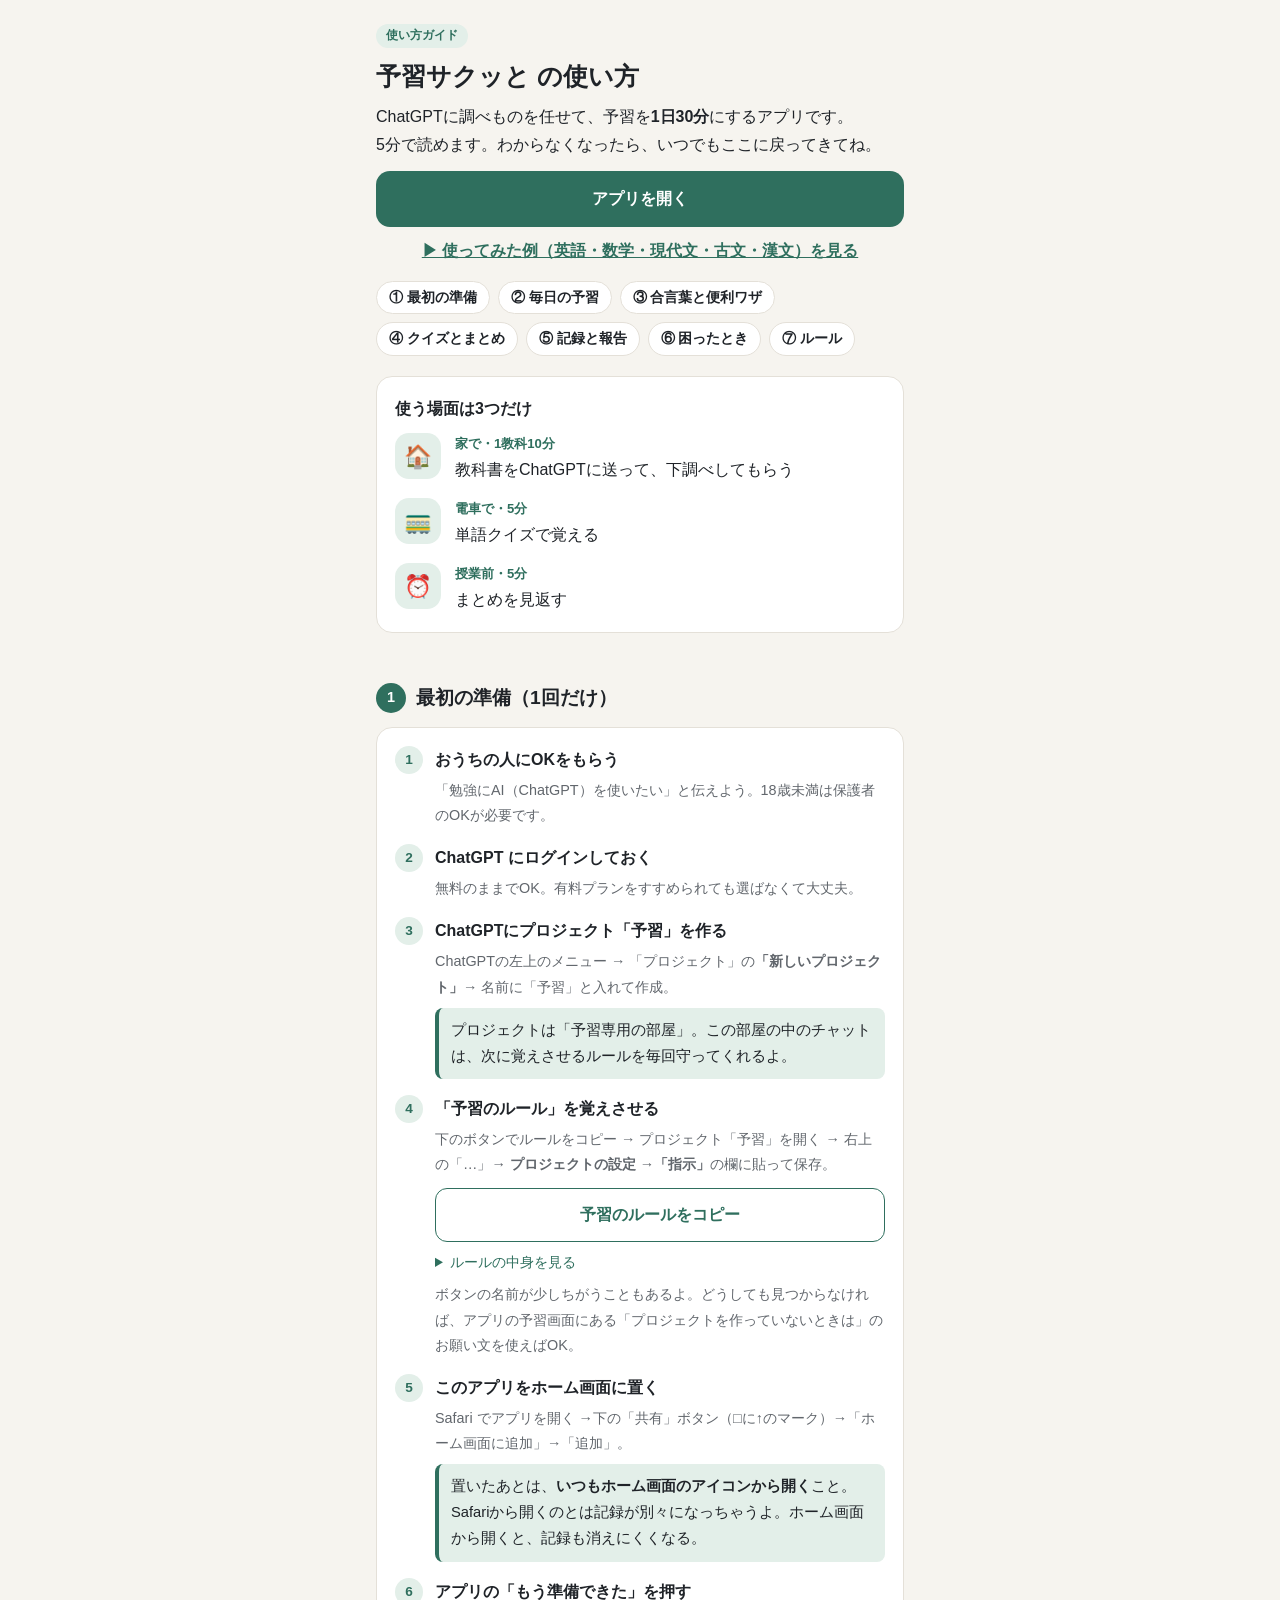
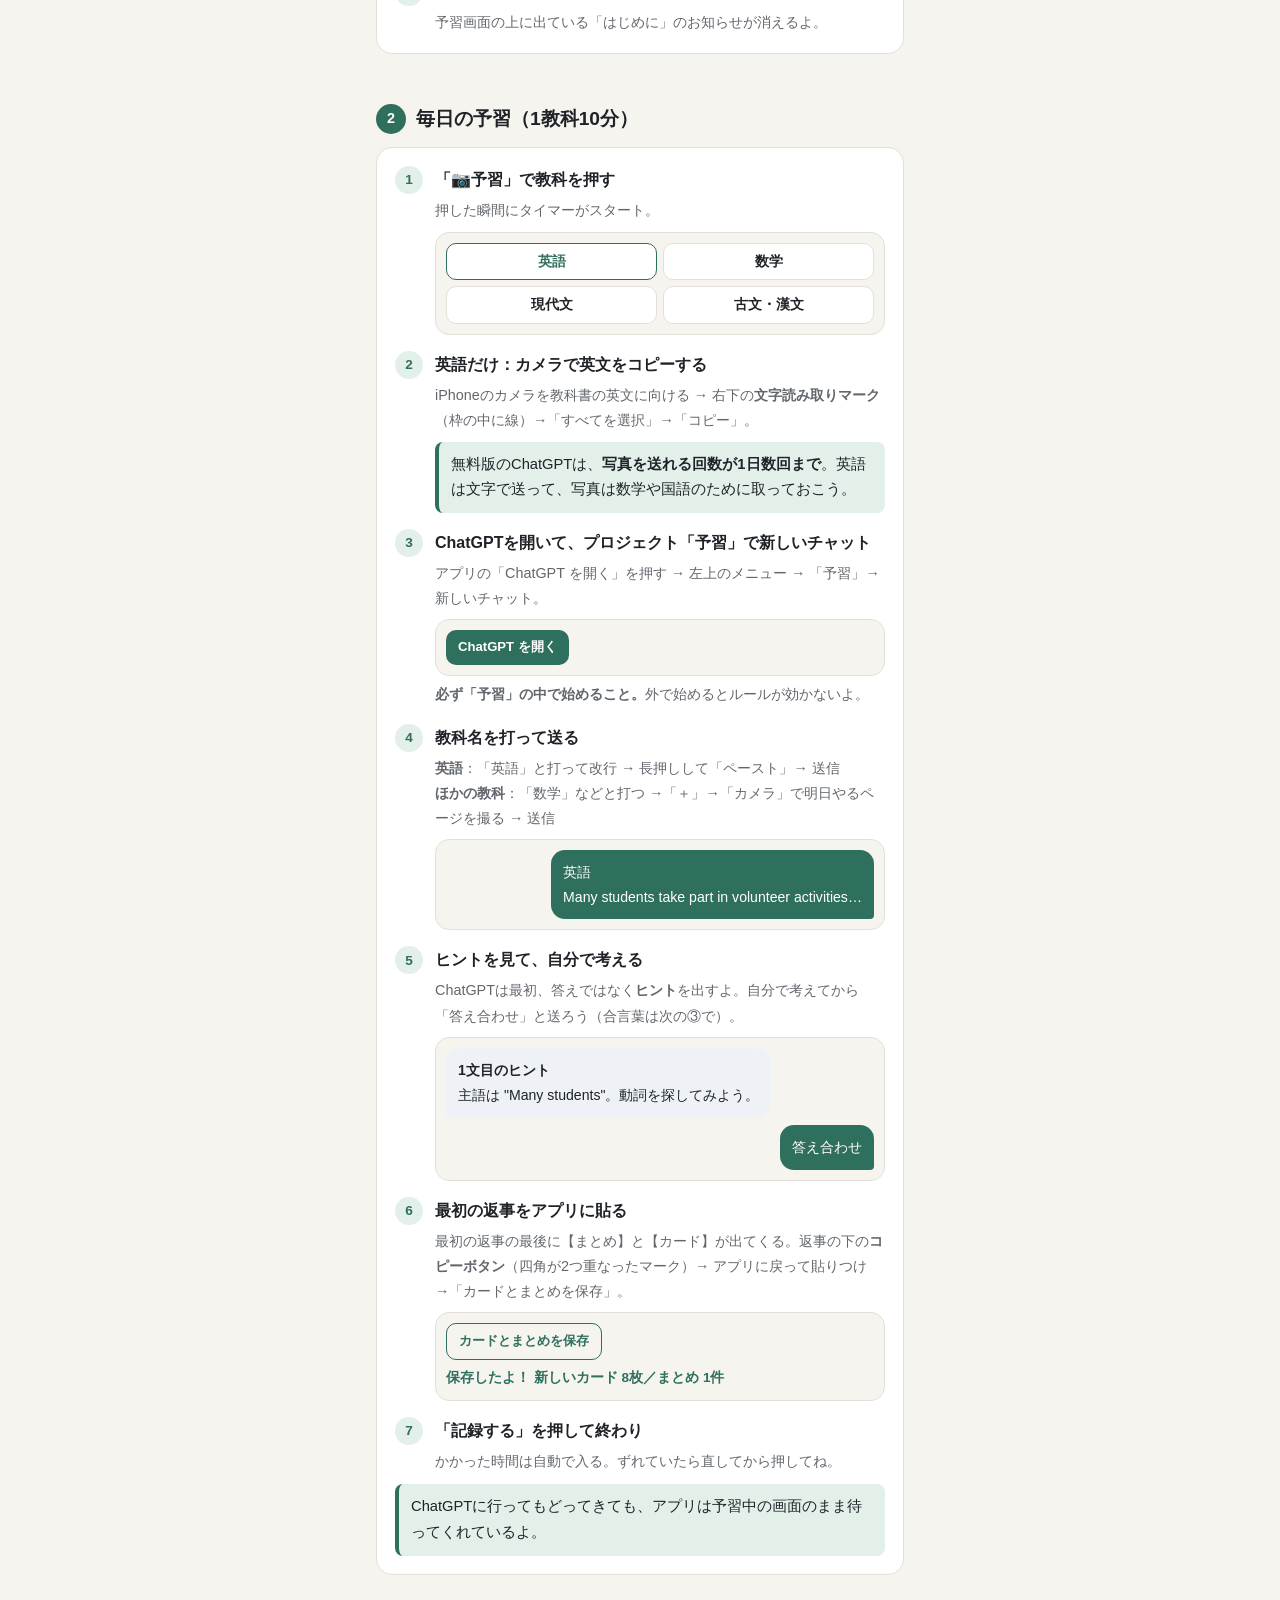
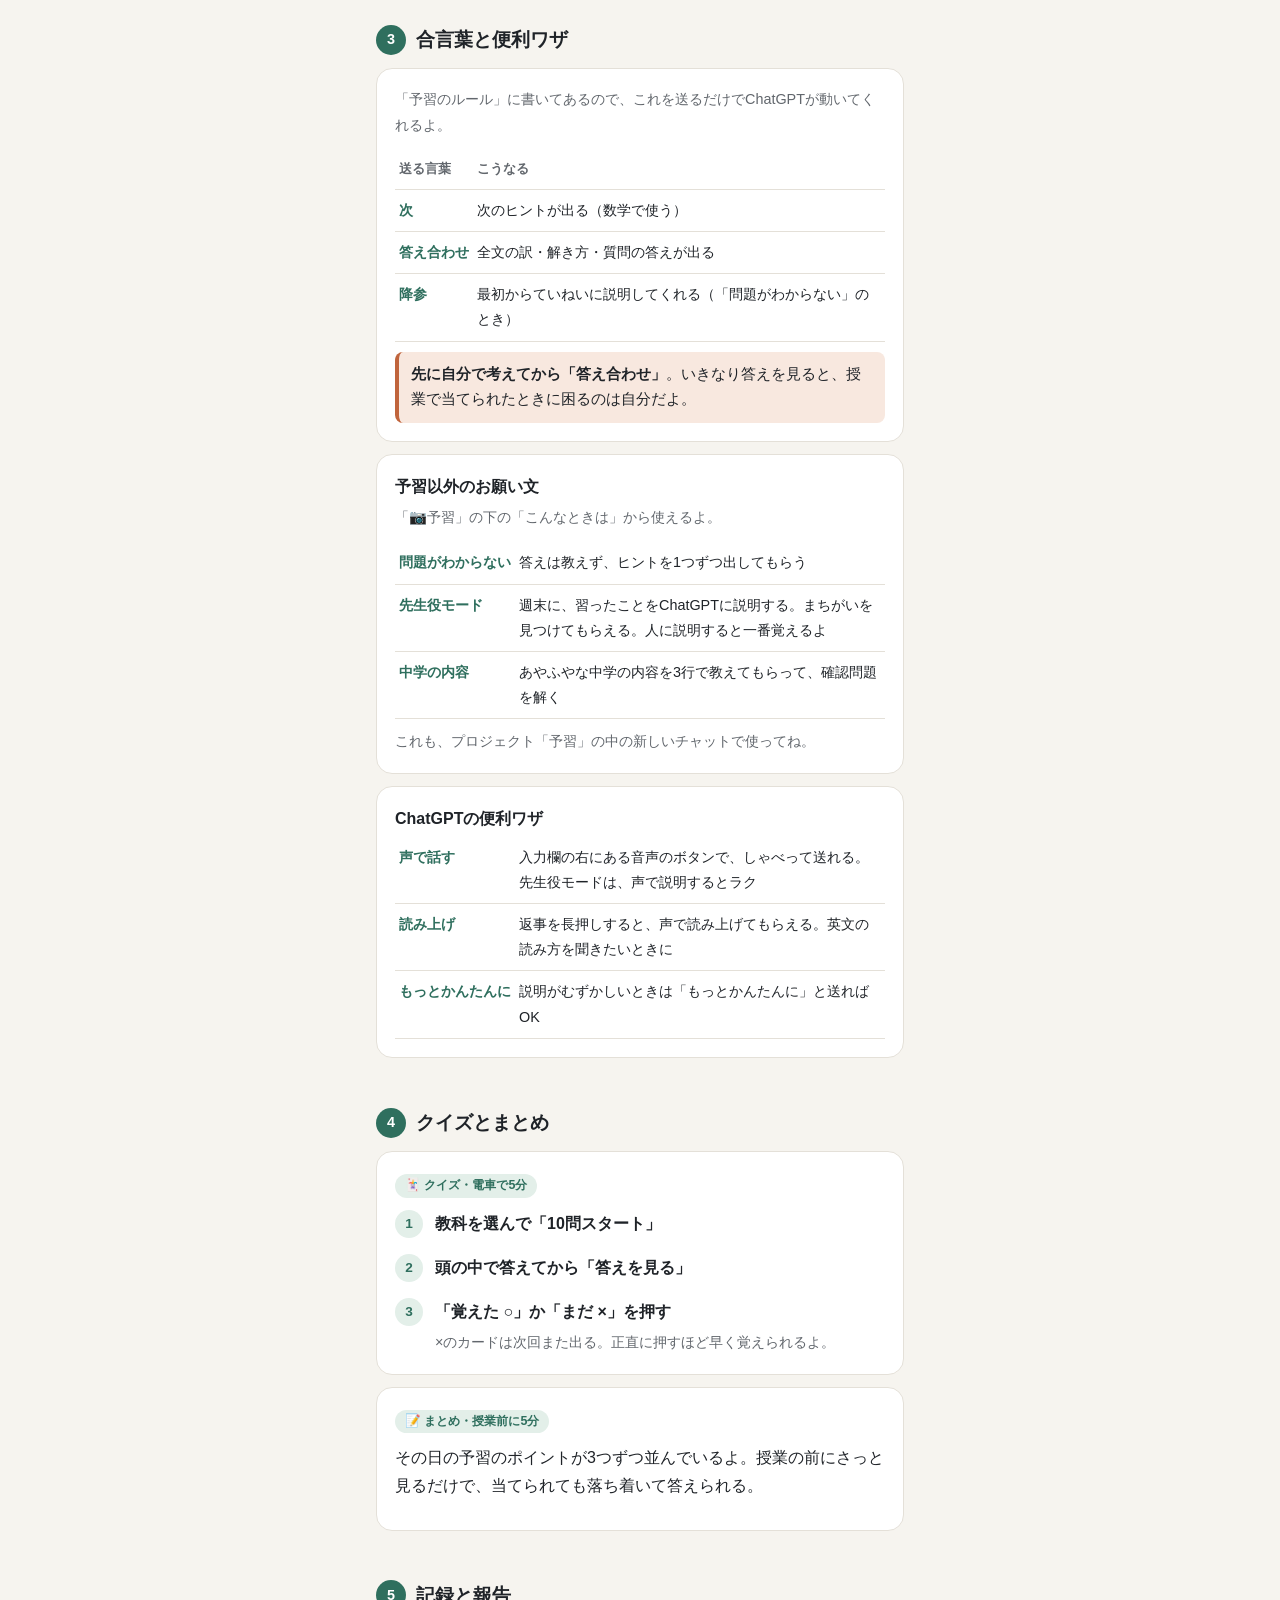
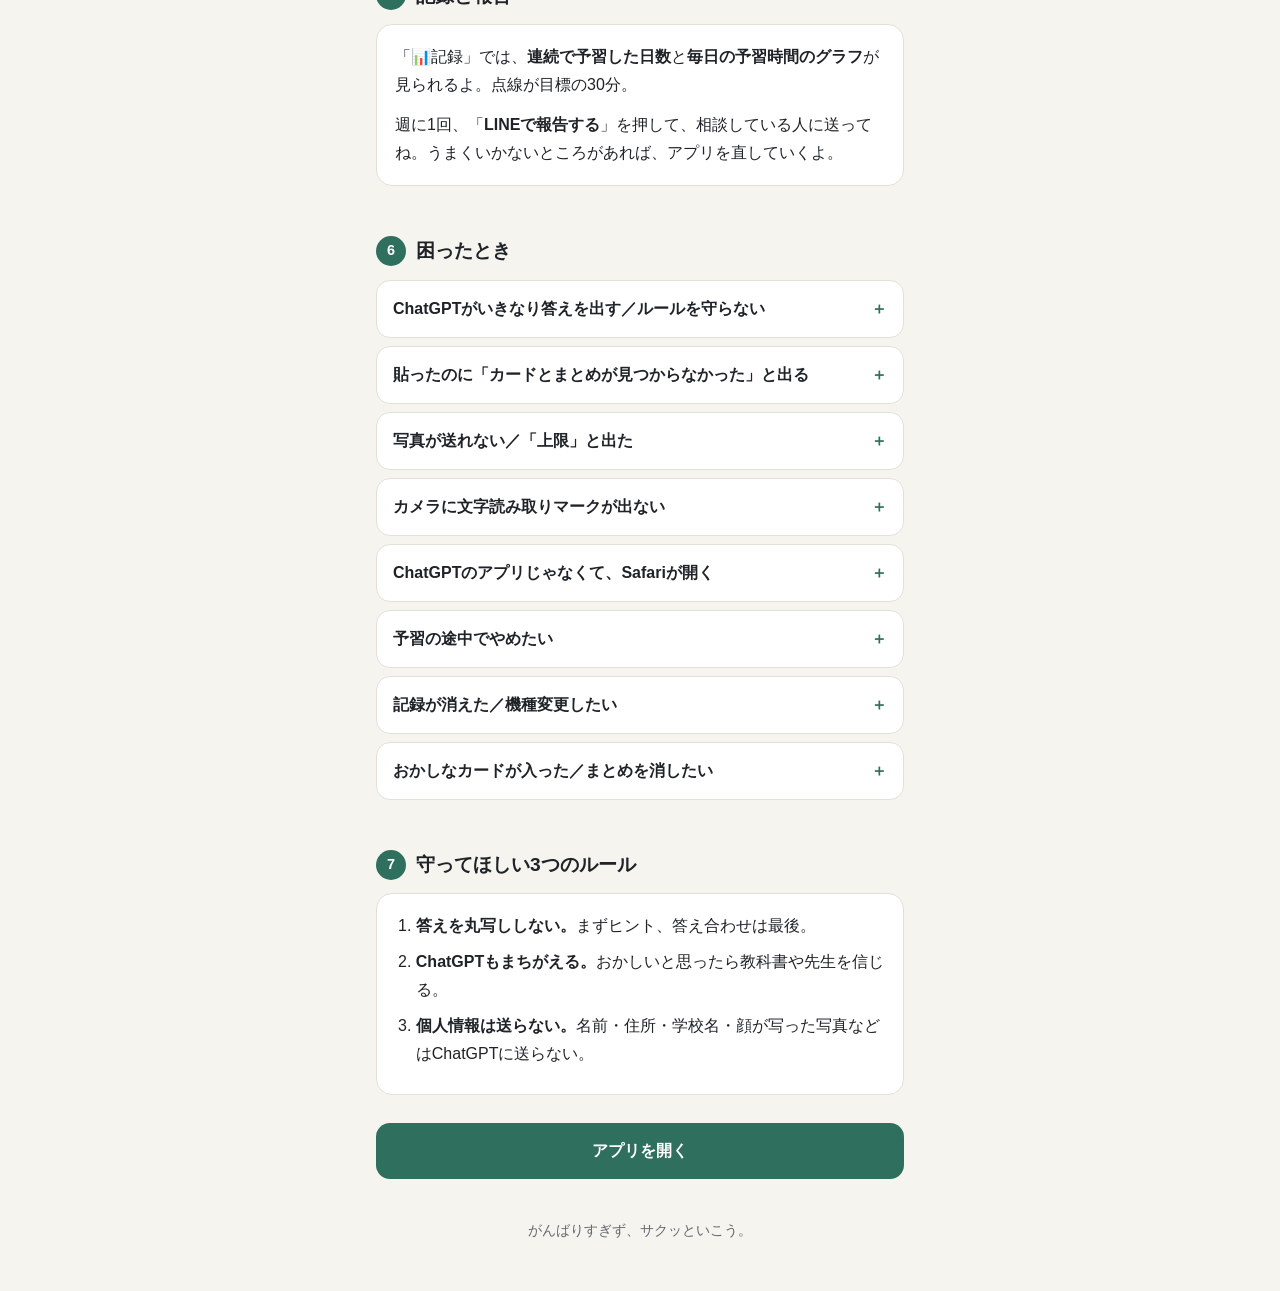
<file: guide.html>
<!DOCTYPE html>
<html lang="ja">
<head>
<meta charset="UTF-8">
<meta name="viewport" content="width=device-width, initial-scale=1, viewport-fit=cover">
<meta name="robots" content="noindex">
<meta name="theme-color" content="#2f6f5e">
<title>予習サクッと 使い方</title>
<meta name="description" content="予習サクッとの使い方ガイド。準備から毎日の予習、クイズ、困ったときまで">
<link rel="icon" href="favicon.png">
<link rel="apple-touch-icon" href="apple-touch-icon.png">
<style>
  :root {
    --bg: #f6f4ef;
    --card: #ffffff;
    --text: #1f2328;
    --sub: #62676d;
    --line: #e4e0d8;
    --accent: #2f6f5e;
    --on-accent: #ffffff;
    --accent-soft: #e3efe9;
    --warm: #c0643c;
    --warm-soft: #f8e8df;
    --chat-ai: #eef2f6;
  }
  @media (prefers-color-scheme: dark) {
    :root {
      --bg: #17191c;
      --card: #22252a;
      --text: #eceae6;
      --sub: #a3a7ad;
      --line: #34383e;
      --accent: #6fbfa6;
      --on-accent: #0f2420;
      --accent-soft: #24352f;
      --warm: #e38c64;
      --warm-soft: #3a2a22;
      --chat-ai: #2a2f36;
    }
  }
  * { box-sizing: border-box; }
  html { scroll-behavior: smooth; scroll-padding-top: 12px; }
  html, body { margin: 0; }
  body {
    background: var(--bg);
    color: var(--text);
    font-family: -apple-system, BlinkMacSystemFont, "Hiragino Sans", "Noto Sans JP", "Yu Gothic UI", sans-serif;
    line-height: 1.75;
    -webkit-text-size-adjust: 100%;
  }
  .wrap { max-width: 560px; margin: 0 auto; padding: 20px 16px calc(48px + env(safe-area-inset-bottom)); }
  h1 { font-size: 1.55rem; line-height: 1.4; margin: 12px 0 8px; }
  h2 {
    font-size: 1.2rem; margin: 48px 0 12px;
    display: flex; align-items: center; gap: 10px;
  }
  h2 .num {
    display: inline-grid; place-items: center; flex: none;
    width: 30px; height: 30px; border-radius: 50%;
    background: var(--accent); color: var(--on-accent); font-size: .9rem;
  }
  h3 { font-size: 1rem; margin: 0 0 4px; }
  p { margin: 0 0 12px; }
  .sub { color: var(--sub); font-size: .9rem; }
  .card {
    background: var(--card); border: 1px solid var(--line);
    border-radius: 16px; padding: 18px; margin-bottom: 12px;
  }
  .tag {
    display: inline-block; background: var(--accent-soft); color: var(--accent);
    font-size: .78rem; font-weight: 700; padding: 1px 10px; border-radius: 99px;
  }
  .tag.warm { background: var(--warm-soft); color: var(--warm); }
  a { color: var(--accent); }
  .btn {
    display: block; text-align: center; text-decoration: none;
    padding: 14px; border-radius: 14px; font-weight: 700;
    background: var(--accent); color: var(--on-accent);
  }

  /* もくじ */
  .toc { display: flex; flex-wrap: wrap; gap: 8px; margin: 16px 0 0; }
  .toc a {
    text-decoration: none; font-size: .85rem; font-weight: 600;
    background: var(--card); border: 1px solid var(--line); color: var(--text);
    padding: 4px 12px; border-radius: 99px;
  }

  /* 3つの場面 */
  .scene { display: flex; gap: 14px; align-items: flex-start; }
  .scene + .scene { margin-top: 14px; }
  .scene .icon {
    flex: none; width: 46px; height: 46px; border-radius: 14px;
    background: var(--accent-soft); display: grid; place-items: center; font-size: 1.4rem;
  }
  .scene .time { color: var(--accent); font-weight: 700; font-size: .82rem; }

  /* ステップ */
  ol.steps { list-style: none; padding: 0; margin: 0; counter-reset: s; }
  ol.steps > li { position: relative; padding-left: 40px; counter-increment: s; }
  ol.steps > li + li { margin-top: 16px; }
  ol.steps > li::before {
    content: counter(s);
    position: absolute; left: 0; top: 0;
    width: 28px; height: 28px; border-radius: 50%;
    background: var(--accent-soft); color: var(--accent);
    display: grid; place-items: center; font-weight: 700; font-size: .85rem;
  }
  ol.steps .sub { margin: 2px 0 0; }

  /* 画面の見本 */
  .mock {
    border: 1px solid var(--line); border-radius: 14px; background: var(--bg);
    padding: 10px; margin-top: 8px; font-size: .85rem;
  }
  .mock .mbtn {
    display: inline-block; background: var(--accent); color: var(--on-accent); font-weight: 700;
    padding: 6px 12px; border-radius: 10px; font-size: .82rem;
  }
  .mock .mbtn.ghost { background: transparent; color: var(--accent); border: 1.5px solid var(--accent); }
  .mock .subjects { display: grid; grid-template-columns: 1fr 1fr; gap: 6px; }
  .mock .subjects span {
    background: var(--card); border: 1.5px solid var(--line); border-radius: 10px;
    text-align: center; padding: 6px; font-weight: 700;
  }
  .mock .subjects span.hi { border-color: var(--accent); color: var(--accent); }

  /* チャット */
  .chat { display: grid; gap: 8px; }
  .bubble { padding: 10px 12px; border-radius: 14px; font-size: .88rem; max-width: 90%; }
  .bubble.me { background: var(--accent); color: var(--on-accent); justify-self: end; border-bottom-right-radius: 4px; }
  .bubble.ai { background: var(--chat-ai); justify-self: start; border-bottom-left-radius: 4px; }

  /* 合言葉 */
  table { width: 100%; border-collapse: collapse; font-size: .9rem; }
  th, td { border-bottom: 1px solid var(--line); padding: 8px 4px; text-align: left; vertical-align: top; }
  th { color: var(--sub); font-weight: 600; font-size: .82rem; }
  td.word { font-weight: 700; white-space: nowrap; color: var(--accent); }

  .point {
    border-left: 4px solid var(--accent); background: var(--accent-soft);
    padding: 10px 12px; border-radius: 8px; font-size: .92rem; margin-top: 10px;
  }
  .point.warm { border-color: var(--warm); background: var(--warm-soft); }

  /* Q&A */
  details.qa { background: var(--card); border: 1px solid var(--line); border-radius: 14px; margin-bottom: 8px; }
  details.qa summary {
    padding: 14px 16px; font-weight: 700; cursor: pointer; list-style: none;
    display: flex; justify-content: space-between; gap: 8px;
  }
  details.qa summary::-webkit-details-marker { display: none; }
  details.qa summary::after { content: "＋"; color: var(--accent); flex: none; }
  details.qa[open] summary::after { content: "－"; }
  details.qa .ans { padding: 0 16px 14px; font-size: .92rem; }
  details.qa .ans p:last-child { margin-bottom: 0; }

  .rules li { margin-bottom: 8px; }
  .copybtn {
    display: block; width: 100%; margin-top: 10px;
    padding: 12px; border-radius: 12px; border: 1.5px solid var(--accent);
    background: transparent; color: var(--accent); font: inherit; font-weight: 700; cursor: pointer;
  }
  .rules-box { margin-top: 8px; }
  .rules-box summary { color: var(--accent); font-size: .88rem; cursor: pointer; }
  pre.prompt {
    white-space: pre-wrap; overflow-wrap: anywhere;
    font-family: inherit; font-size: .8rem;
    background: var(--bg); border: 1px dashed var(--line);
    border-radius: 12px; padding: 10px; margin: 8px 0 0;
  }
  .toast {
    position: fixed; left: 50%; bottom: 32px; transform: translateX(-50%);
    background: var(--text); color: var(--bg); padding: 10px 18px; border-radius: 99px;
    font-size: .9rem; opacity: 0; pointer-events: none; transition: opacity .2s; white-space: nowrap;
  }
  .toast.show { opacity: 1; }
  footer { margin-top: 40px; text-align: center; color: var(--sub); font-size: .85rem; }
</style>
</head>
<body>
<div class="wrap">

  <span class="tag">使い方ガイド</span>
  <h1>予習サクッと の使い方</h1>
  <p>ChatGPTに調べものを任せて、予習を<b>1日30分</b>にするアプリです。<br>5分で読めます。わからなくなったら、いつでもここに戻ってきてね。</p>
  <a class="btn" href="./">アプリを開く</a>
  <a href="demo.html" style="display:block;text-align:center;margin-top:10px;font-weight:700">▶ 使ってみた例（英語・数学・現代文・古文・漢文）を見る</a>

  <nav class="toc" aria-label="もくじ">
    <a href="#junbi">① 最初の準備</a>
    <a href="#yoshu">② 毎日の予習</a>
    <a href="#aikotoba">③ 合言葉と便利ワザ</a>
    <a href="#quiz">④ クイズとまとめ</a>
    <a href="#kiroku">⑤ 記録と報告</a>
    <a href="#komatta">⑥ 困ったとき</a>
    <a href="#rule">⑦ ルール</a>
  </nav>

  <div class="card" style="margin-top:20px">
    <h3>使う場面は3つだけ</h3>
    <div class="scene" style="margin-top:10px">
      <div class="icon">🏠</div>
      <div><div class="time">家で・1教科10分</div>教科書をChatGPTに送って、下調べしてもらう</div>
    </div>
    <div class="scene">
      <div class="icon">🚃</div>
      <div><div class="time">電車で・5分</div>単語クイズで覚える</div>
    </div>
    <div class="scene">
      <div class="icon">⏰</div>
      <div><div class="time">授業前・5分</div>まとめを見返す</div>
    </div>
  </div>

  <!-- ① 準備 -->
  <h2 id="junbi"><span class="num">1</span>最初の準備（1回だけ）</h2>
  <div class="card">
    <ol class="steps">
      <li>
        <h3>おうちの人にOKをもらう</h3>
        <p class="sub">「勉強にAI（ChatGPT）を使いたい」と伝えよう。18歳未満は保護者のOKが必要です。</p>
      </li>
      <li>
        <h3>ChatGPT にログインしておく</h3>
        <p class="sub">無料のままでOK。有料プランをすすめられても選ばなくて大丈夫。</p>
      </li>
      <li>
        <h3>ChatGPTにプロジェクト「予習」を作る</h3>
        <p class="sub">ChatGPTの左上のメニュー → 「プロジェクト」の<b>「新しいプロジェクト」</b>→ 名前に「予習」と入れて作成。</p>
        <div class="point" style="margin-top:8px">プロジェクトは「予習専用の部屋」。この部屋の中のチャットは、次に覚えさせるルールを毎回守ってくれるよ。</div>
      </li>
      <li>
        <h3>「予習のルール」を覚えさせる</h3>
        <p class="sub">下のボタンでルールをコピー → プロジェクト「予習」を開く → 右上の「…」→ <b>プロジェクトの設定</b> →<b>「指示」</b>の欄に貼って保存。</p>
        <button class="copybtn" id="copy-rules">予習のルールをコピー</button>
        <details class="rules-box">
          <summary>ルールの中身を見る</summary>
          <pre class="prompt" id="rules"></pre>
        </details>
        <p class="sub" style="margin-top:8px">ボタンの名前が少しちがうこともあるよ。どうしても見つからなければ、アプリの予習画面にある「プロジェクトを作っていないときは」のお願い文を使えばOK。</p>
      </li>
      <li>
        <h3>このアプリをホーム画面に置く</h3>
        <p class="sub">Safari でアプリを開く →下の「共有」ボタン（□に↑のマーク）→「ホーム画面に追加」→「追加」。</p>
        <div class="point" style="margin-top:8px">置いたあとは、<b>いつもホーム画面のアイコンから開く</b>こと。Safariから開くのとは記録が別々になっちゃうよ。ホーム画面から開くと、記録も消えにくくなる。</div>
      </li>
      <li>
        <h3>アプリの「もう準備できた」を押す</h3>
        <p class="sub">予習画面の上に出ている「はじめに」のお知らせが消えるよ。</p>
      </li>
    </ol>
  </div>

  <!-- ② 予習 -->
  <h2 id="yoshu"><span class="num">2</span>毎日の予習（1教科10分）</h2>
  <div class="card">
    <ol class="steps">
      <li>
        <h3>「📷予習」で教科を押す</h3>
        <p class="sub">押した瞬間にタイマーがスタート。</p>
        <div class="mock">
          <div class="subjects"><span class="hi">英語</span><span>数学</span><span>現代文</span><span>古文・漢文</span></div>
        </div>
      </li>
      <li>
        <h3>英語だけ：カメラで英文をコピーする</h3>
        <p class="sub">iPhoneのカメラを教科書の英文に向ける → 右下の<b>文字読み取りマーク</b>（枠の中に線）→「すべてを選択」→「コピー」。</p>
        <div class="point" style="margin-top:8px">無料版のChatGPTは、<b>写真を送れる回数が1日数回まで</b>。英語は文字で送って、写真は数学や国語のために取っておこう。</div>
      </li>
      <li>
        <h3>ChatGPTを開いて、プロジェクト「予習」で新しいチャット</h3>
        <p class="sub">アプリの「ChatGPT を開く」を押す → 左上のメニュー → 「予習」→ 新しいチャット。</p>
        <div class="mock"><span class="mbtn">ChatGPT を開く</span></div>
        <p class="sub" style="margin-top:6px"><b>必ず「予習」の中で始めること。</b>外で始めるとルールが効かないよ。</p>
      </li>
      <li>
        <h3>教科名を打って送る</h3>
        <p class="sub"><b>英語</b>：「英語」と打って改行 → 長押しして「ペースト」→ 送信<br><b>ほかの教科</b>：「数学」などと打つ →「＋」→「カメラ」で明日やるページを撮る → 送信</p>
        <div class="mock chat">
          <div class="bubble me">英語<br>Many students take part in volunteer activities…</div>
        </div>
      </li>
      <li>
        <h3>ヒントを見て、自分で考える</h3>
        <p class="sub">ChatGPTは最初、答えではなく<b>ヒント</b>を出すよ。自分で考えてから「答え合わせ」と送ろう（合言葉は次の③で）。</p>
        <div class="mock chat">
          <div class="bubble ai"><b>1文目のヒント</b><br>主語は "Many students"。動詞を探してみよう。</div>
          <div class="bubble me">答え合わせ</div>
        </div>
      </li>
      <li>
        <h3>最初の返事をアプリに貼る</h3>
        <p class="sub">最初の返事の最後に【まとめ】と【カード】が出てくる。返事の下の<b>コピーボタン</b>（四角が2つ重なったマーク）→ アプリに戻って貼りつけ →「カードとまとめを保存」。</p>
        <div class="mock"><span class="mbtn ghost">カードとまとめを保存</span>
          <div style="margin-top:6px;color:var(--accent);font-weight:700">保存したよ！ 新しいカード 8枚／まとめ 1件</div>
        </div>
      </li>
      <li>
        <h3>「記録する」を押して終わり</h3>
        <p class="sub">かかった時間は自動で入る。ずれていたら直してから押してね。</p>
      </li>
    </ol>
    <div class="point">ChatGPTに行ってもどってきても、アプリは予習中の画面のまま待ってくれているよ。</div>
  </div>

  <!-- ③ 合言葉 -->
  <h2 id="aikotoba"><span class="num">3</span>合言葉と便利ワザ</h2>
  <div class="card">
    <p class="sub">「予習のルール」に書いてあるので、これを送るだけでChatGPTが動いてくれるよ。</p>
    <table>
      <tr><th>送る言葉</th><th>こうなる</th></tr>
      <tr><td class="word">次</td><td>次のヒントが出る（数学で使う）</td></tr>
      <tr><td class="word">答え合わせ</td><td>全文の訳・解き方・質問の答えが出る</td></tr>
      <tr><td class="word">降参</td><td>最初からていねいに説明してくれる（「問題がわからない」のとき）</td></tr>
    </table>
    <div class="point warm"><b>先に自分で考えてから「答え合わせ」</b>。いきなり答えを見ると、授業で当てられたときに困るのは自分だよ。</div>
  </div>

  <div class="card">
    <h3>予習以外のお願い文</h3>
    <p class="sub">「📷予習」の下の「こんなときは」から使えるよ。</p>
    <table>
      <tr><td class="word">問題がわからない</td><td>答えは教えず、ヒントを1つずつ出してもらう</td></tr>
      <tr><td class="word">先生役モード</td><td>週末に、習ったことをChatGPTに説明する。まちがいを見つけてもらえる。人に説明すると一番覚えるよ</td></tr>
      <tr><td class="word">中学の内容</td><td>あやふやな中学の内容を3行で教えてもらって、確認問題を解く</td></tr>
    </table>
    <p class="sub" style="margin:10px 0 0">これも、プロジェクト「予習」の中の新しいチャットで使ってね。</p>
  </div>

  <div class="card">
    <h3>ChatGPTの便利ワザ</h3>
    <table>
      <tr><td class="word">声で話す</td><td>入力欄の右にある音声のボタンで、しゃべって送れる。先生役モードは、声で説明するとラク</td></tr>
      <tr><td class="word">読み上げ</td><td>返事を長押しすると、声で読み上げてもらえる。英文の読み方を聞きたいときに</td></tr>
      <tr><td class="word">もっとかんたんに</td><td>説明がむずかしいときは「もっとかんたんに」と送ればOK</td></tr>
    </table>
  </div>

  <!-- ④ クイズとまとめ -->
  <h2 id="quiz"><span class="num">4</span>クイズとまとめ</h2>
  <div class="card">
    <span class="tag">🃏 クイズ・電車で5分</span>
    <ol class="steps" style="margin-top:12px">
      <li><h3>教科を選んで「10問スタート」</h3></li>
      <li><h3>頭の中で答えてから「答えを見る」</h3></li>
      <li>
        <h3>「覚えた ○」か「まだ ×」を押す</h3>
        <p class="sub">×のカードは次回また出る。正直に押すほど早く覚えられるよ。</p>
      </li>
    </ol>
  </div>
  <div class="card">
    <span class="tag">📝 まとめ・授業前に5分</span>
    <p style="margin-top:10px">その日の予習のポイントが3つずつ並んでいるよ。授業の前にさっと見るだけで、当てられても落ち着いて答えられる。</p>
  </div>

  <!-- ⑤ 記録 -->
  <h2 id="kiroku"><span class="num">5</span>記録と報告</h2>
  <div class="card">
    <p>「📊記録」では、<b>連続で予習した日数</b>と<b>毎日の予習時間のグラフ</b>が見られるよ。点線が目標の30分。</p>
    <p style="margin:0">週に1回、「<b>LINEで報告する</b>」を押して、相談している人に送ってね。うまくいかないところがあれば、アプリを直していくよ。</p>
  </div>

  <!-- ⑥ 困ったとき -->
  <h2 id="komatta"><span class="num">6</span>困ったとき</h2>
  <details class="qa">
    <summary>ChatGPTがいきなり答えを出す／ルールを守らない</summary>
    <div class="ans">
      <p>プロジェクト「予習」の外でチャットを始めているかも。左上のメニューから「予習」を開いて、その中で新しいチャットを始めてね。</p>
      <p>それでもダメなら「ルールどおり、ヒントからにして」と送ってみて。</p>
    </div>
  </details>
  <details class="qa">
    <summary>貼ったのに「カードとまとめが見つからなかった」と出る</summary>
    <div class="ans">
      <p>ChatGPTが決まった形で答えなかったのが原因。ChatGPTに<br><b>「【まとめ】と【カード】の形で出して」</b><br>と送ってから、その返事をもう一度貼ってね。</p>
    </div>
  </details>
  <details class="qa">
    <summary>写真が送れない／「上限」と出た</summary>
    <div class="ans">
      <p>無料版は、写真を送れる回数が1日数回までと決まっているよ。時間がたつとまた送れるようになる。</p>
      <p>そのあいだは、カメラの<b>文字読み取り</b>で教科書の文字をコピーして、文字で送ればOK（英語と同じやり方）。数式が多い数学は、写真のほうが正確だよ。</p>
    </div>
  </details>
  <details class="qa">
    <summary>カメラに文字読み取りマークが出ない</summary>
    <div class="ans">
      <p>教科書に少し近づけて、文字がはっきり写るようにしてみて。それでも出ないときは、写真アプリで撮った写真を開いて、文字を長押ししてもコピーできるよ。</p>
    </div>
  </details>
  <details class="qa">
    <summary>ChatGPTのアプリじゃなくて、Safariが開く</summary>
    <div class="ans">
      <p>そのままSafariでログインして使ってもOK。アプリで使いたいときは、自分でChatGPTのアプリを開けばOK。</p>
    </div>
  </details>
  <details class="qa">
    <summary>予習の途中でやめたい</summary>
    <div class="ans">
      <p>予習中の画面のいちばん下にある「やめる（記録しない）」を押してね。途中までやったなら、「記録する」で残してもOK。</p>
    </div>
  </details>
  <details class="qa">
    <summary>記録が消えた／機種変更したい</summary>
    <div class="ans">
      <p>記録はこのスマホの中だけに保存されているよ。Safariの履歴やデータを消すと、一緒に消えることがある。</p>
      <p>機種変更の前は「📊記録」→「書き出し」でファイルを保存して、新しいスマホで「読み込み」してね。</p>
    </div>
  </details>
  <details class="qa">
    <summary>おかしなカードが入った／まとめを消したい</summary>
    <div class="ans">
      <p>カードは「🃏クイズ」→「カードの一覧を見る」→「消す」。まとめは「📝まとめ」の各まとめの「消す」で消せるよ。</p>
    </div>
  </details>

  <!-- ⑦ ルール -->
  <h2 id="rule"><span class="num">7</span>守ってほしい3つのルール</h2>
  <div class="card">
    <ol class="rules" style="margin:0;padding-left:1.3em">
      <li><b>答えを丸写ししない。</b>まずヒント、答え合わせは最後。</li>
      <li><b>ChatGPTもまちがえる。</b>おかしいと思ったら教科書や先生を信じる。</li>
      <li><b>個人情報は送らない。</b>名前・住所・学校名・顔が写った写真などはChatGPTに送らない。</li>
    </ol>
  </div>

  <a class="btn" href="./" style="margin-top:28px">アプリを開く</a>
  <footer>がんばりすぎず、サクッといこう。</footer>
</div>
<div class="toast" id="toast"></div>
<script>
// アプリ（index.html）の RULES と同じ文。変えるときは両方直す
const RULES = `あなたは高校1年生の予習を手伝う先生です。このプロジェクトのチャットでは、次のルールを守ってください。

■教科
最初のメッセージに書いてある教科（英語・数学・現代文・古文・漢文）の先生として答えてください。書いていなければ、写真や文章から判断してください。

■いつものルール
・答えや全文の訳を、いきなり出さない。まずヒントを出す。
・中学生にもわかる言葉で、短く説明する。
・私が「次」と送ったら、次のヒントを出す。
・私が「答え合わせ」と送ったら、全文の訳・解き方・質問の答えを出す。
・私が「降参」と送ったら、最初からていねいに説明する。

■教科ごとにやること
英語：1文ずつ意味をつかむヒント／大事な文法を1つ／授業で聞かれそうな質問を3つ（答えはまだ出さない）
数学：このページで習うことを3行で説明／例題の解き方のヒントを1段ずつ／必要な中学の内容を1つ
現代文：むずかしい言葉の説明／筆者の言いたいことを見つけるヒント／授業で聞かれそうな質問を3つ（答えはまだ出さない）
古文・漢文：大事な古語や句法の意味／大事な文法を1つ／1文ずつ現代語訳のヒント

■最初の返事の最後に、アプリに保存するため、必ず次の形をつける（予習以外のお願いのときは、つけなくてよい）
【まとめ】
・授業の前に見返すポイントを3つ（1行に1つ）
【カード】
覚えること｜意味
（1行に1つ、10個まで。表にしないで「｜」で区切る）`;

document.getElementById("rules").textContent = RULES;
document.getElementById("copy-rules").addEventListener("click", () => {
  let ok = false;
  const ta = document.createElement("textarea");
  ta.value = RULES;
  ta.setAttribute("readonly", "");
  ta.style.position = "fixed";
  ta.style.opacity = "0";
  document.body.appendChild(ta);
  ta.select();
  ta.setSelectionRange(0, RULES.length);
  try { ok = document.execCommand("copy"); } catch (e) {}
  ta.remove();
  if (!ok && navigator.clipboard) { navigator.clipboard.writeText(RULES).catch(() => {}); ok = true; }
  const t = document.getElementById("toast");
  t.textContent = ok ? "コピーしたよ。ChatGPTの「指示」に貼ってね" : "コピーできなかった。中身を長押ししてコピーしてね";
  t.classList.add("show");
  setTimeout(() => t.classList.remove("show"), 2400);
});
</script>
</body>
</html>
</file>
<file: demo/demo.css>
/* 使ってみた例（demo*.html）の共通デザイン */
:root {
  --bg: #f6f4ef;
  --card: #ffffff;
  --text: #1f2328;
  --sub: #62676d;
  --line: #e4e0d8;
  --accent: #2f6f5e;
  --on-accent: #ffffff;
  --accent-soft: #e3efe9;
  --warm: #c0643c;
  --warm-soft: #f8e8df;
  --paper: #fffdf7;
  --gpt-bg: #ffffff;
  --gpt-user: #f0f0f0;
  --gpt-text: #0d0d0d;
  --gpt-sub: #6b6b6b;
}
@media (prefers-color-scheme: dark) {
  :root {
    --bg: #17191c;
    --card: #22252a;
    --text: #eceae6;
    --sub: #a3a7ad;
    --line: #34383e;
    --accent: #6fbfa6;
    --on-accent: #0f2420;
    --accent-soft: #24352f;
    --warm: #e38c64;
    --warm-soft: #3a2a22;
    --paper: #26241f;
    --gpt-bg: #212121;
    --gpt-user: #303030;
    --gpt-text: #ececec;
    --gpt-sub: #a0a0a0;
  }
}
* { box-sizing: border-box; }
html, body { margin: 0; }
body {
  background: var(--bg);
  color: var(--text);
  font-family: -apple-system, BlinkMacSystemFont, "Hiragino Sans", "Noto Sans JP", "Yu Gothic UI", sans-serif;
  line-height: 1.75;
  -webkit-text-size-adjust: 100%;
}
.wrap { max-width: 560px; margin: 0 auto; padding: 20px 16px calc(48px + env(safe-area-inset-bottom)); }
h1 { font-size: 1.5rem; line-height: 1.4; margin: 12px 0 8px; }
h2 { font-size: 1.15rem; margin: 0 0 6px; }
p { margin: 0 0 12px; }
.sub { color: var(--sub); font-size: .9rem; }
.tag {
  display: inline-block; background: var(--accent-soft); color: var(--accent);
  font-size: .78rem; font-weight: 700; padding: 1px 10px; border-radius: 99px;
}
.tag.warm { background: var(--warm-soft); color: var(--warm); }
.btn {
  display: block; text-align: center; text-decoration: none;
  padding: 14px; border-radius: 14px; font-weight: 700;
  background: var(--accent); color: var(--on-accent);
}
.btn.ghost { background: transparent; color: var(--accent); border: 1.5px solid var(--accent); }

/* 流れ */
.flow { display: flex; flex-wrap: wrap; gap: 6px; margin: 14px 0 0; font-size: .85rem; }
.flow span { background: var(--card); border: 1px solid var(--line); border-radius: 99px; padding: 2px 10px; }
.flow b { color: var(--accent); }

/* 場面の見出し */
.scene-head {
  display: flex; align-items: center; gap: 10px;
  margin: 44px 0 14px; padding: 10px 14px;
  background: var(--accent); color: var(--on-accent); border-radius: 14px;
}
.scene-head .icon { font-size: 1.4rem; }
.scene-head b { font-size: 1.05rem; }
.scene-head span { font-size: .82rem; opacity: .9; display: block; }

/* ステップ */
.step { position: relative; padding-left: 44px; margin-bottom: 28px; }
.step::before {
  content: attr(data-no);
  position: absolute; left: 0; top: 0;
  width: 32px; height: 32px; border-radius: 50%;
  background: var(--accent); color: var(--on-accent);
  display: grid; place-items: center; font-weight: 700; font-size: .9rem;
}
.step::after {
  content: ""; position: absolute; left: 15px; top: 38px; bottom: -22px;
  border-left: 2px dashed var(--line);
}
.step:last-child::after { display: none; }
.where { font-size: .78rem; font-weight: 700; color: var(--sub); margin-bottom: 2px; }
.where.app { color: var(--accent); }
.where.chat { color: #7a5af0; }
@media (prefers-color-scheme: dark) { .where.chat { color: #b3a1ff; } }

/* スクリーンショット */
.shots {
  display: flex; gap: 12px; overflow-x: auto; scroll-snap-type: x mandatory;
  padding: 4px 2px 10px; margin: 10px 0 0; -webkit-overflow-scrolling: touch;
}
.shots figure { flex: none; width: 230px; margin: 0; scroll-snap-align: start; }
.shots.one figure { width: min(270px, 100%); }
.phone {
  border: 6px solid #1f2328; border-radius: 26px; overflow: hidden;
  background: #fff; box-shadow: 0 4px 14px rgba(0,0,0,.12);
}
.phone img { display: block; width: 100%; height: auto; }
figcaption { font-size: .82rem; color: var(--sub); text-align: center; margin-top: 6px; }
.swipe { font-size: .78rem; color: var(--sub); }

/* 教科書 */
.textbook {
  background: var(--paper); border: 1px solid var(--line); border-radius: 6px;
  padding: 18px 18px 14px; box-shadow: 0 2px 0 var(--line);
  font-family: Georgia, "Times New Roman", serif;
}
.textbook .lesson { font-size: .78rem; letter-spacing: .08em; color: var(--warm); font-weight: 700; font-family: inherit; }
.textbook h3 { font-size: 1.25rem; margin: 2px 0 10px; }
.textbook p { font-size: 1rem; line-height: 1.9; margin: 0; }
.textbook .note { font-family: -apple-system, "Hiragino Sans", "Yu Gothic UI", sans-serif; font-size: .75rem; color: var(--sub); margin-top: 10px; }

/* カメラの文字読み取り（イメージ） */
.camera {
  background: #111; border-radius: 22px; padding: 14px; position: relative; margin-top: 10px;
  max-width: 320px;
}
.camera .view {
  background: #f4f1e8; border-radius: 6px; padding: 12px; color: #222;
  font-family: Georgia, serif; font-size: .8rem; line-height: 1.7;
}
.camera mark { background: rgba(10, 132, 255, .28); color: inherit; }
.camera .menu {
  position: absolute; left: 50%; top: 22px; transform: translateX(-50%);
  background: #2c2c2e; color: #fff; border-radius: 10px;
  font-size: .78rem; display: flex; overflow: hidden; white-space: nowrap;
  font-family: -apple-system, "Hiragino Sans", sans-serif;
}
.camera .menu span { padding: 6px 10px; }
.camera .menu span + span { border-left: 1px solid #48484a; }
.camera .menu span.hi { background: #0a84ff; }
.camera .bottom { display: flex; justify-content: flex-end; align-items: center; gap: 8px; margin-top: 10px; }
.camera .bottom small { color: #ddd; font-size: .72rem; }
.livetext {
  width: 34px; height: 34px; border-radius: 8px; background: #ffd60a;
  display: grid; place-items: center;
}

/* ChatGPT（イメージ） */
.gpt {
  background: var(--gpt-bg); color: var(--gpt-text);
  border: 1px solid var(--line); border-radius: 18px; overflow: hidden; margin-top: 10px;
  font-size: .88rem; line-height: 1.7;
}
.gpt .bar {
  display: flex; align-items: center; gap: 8px; padding: 10px 14px;
  border-bottom: 1px solid var(--line); font-weight: 700; font-size: .85rem;
}
.gpt .bar small { color: var(--gpt-sub); font-weight: 500; }
.gpt .body { padding: 14px; display: grid; gap: 14px; }
.gpt .user {
  justify-self: end; max-width: 88%;
  background: var(--gpt-user); border-radius: 18px; padding: 8px 14px; white-space: pre-wrap;
}
.gpt .user .img {
  display: inline-block; font-size: .75rem; padding: 1px 8px; border-radius: 6px;
  background: rgba(0,0,0,.08); margin-bottom: 4px;
}
.gpt .ai { white-space: normal; }
.gpt .ai h4 { font-size: .9rem; margin: 12px 0 4px; }
.gpt .ai h4:first-child { margin-top: 0; }
.gpt .ai ol, .gpt .ai ul { margin: 0; padding-left: 1.3em; }
.gpt .ai li { margin-bottom: 4px; }
.gpt .ai .hint { color: var(--gpt-sub); }
.gpt .ai .fmt { background: rgba(47, 111, 94, .08); border-radius: 10px; padding: 8px 10px; margin-top: 10px; }
.gpt .ai .more { color: var(--gpt-sub); font-size: .8rem; }
.gpt .tools { display: flex; gap: 14px; align-items: center; margin-top: 8px; color: var(--gpt-sub); }
.gpt .tools svg { width: 18px; height: 18px; }
.gpt .tools .copy { position: relative; color: var(--warm); }
.gpt .tools .copy::after {
  content: "ここを押してコピー"; position: absolute; left: 26px; top: -3px; white-space: nowrap;
  background: var(--warm); color: var(--on-accent); font-size: .72rem; font-weight: 700;
  padding: 1px 8px; border-radius: 99px;
}
.gpt .input {
  margin: 0 14px 14px; border: 1px solid var(--line); border-radius: 24px;
  padding: 8px 14px; color: var(--gpt-sub); font-size: .82rem; display: flex; justify-content: space-between;
}
.caption-img { font-size: .75rem; color: var(--sub); margin-top: 4px; }

.point {
  border-left: 4px solid var(--accent); background: var(--accent-soft);
  padding: 10px 12px; border-radius: 8px; font-size: .92rem; margin-top: 10px;
}
.point.warm { border-color: var(--warm); background: var(--warm-soft); }
.total {
  text-align: center; background: var(--card); border: 1px solid var(--line);
  border-radius: 16px; padding: 16px; margin: 8px 0 0;
}
.total b { font-size: 1.6rem; color: var(--accent); }
footer { margin-top: 40px; text-align: center; color: var(--sub); font-size: .85rem; }

/* 教科の切りかえ */
.subj-nav { display: flex; gap: 6px; overflow-x: auto; margin: 0 0 14px; padding-bottom: 2px; scrollbar-width: none; }
.subj-nav::-webkit-scrollbar { display: none; }
.subj-nav a {
  flex: none; text-decoration: none; font-size: .85rem; font-weight: 700;
  padding: 5px 14px; border-radius: 99px; border: 1px solid var(--line);
  background: var(--card); color: var(--text);
}
.subj-nav a.on { background: var(--accent); border-color: var(--accent); color: var(--on-accent); }

/* 数学の教科書 */
.textbook.math { font-family: -apple-system, BlinkMacSystemFont, "Hiragino Sans", "Noto Sans JP", "Yu Gothic UI", sans-serif; }
.textbook.math p { font-size: .95rem; line-height: 1.85; }
.f { font-family: "Times New Roman", Georgia, serif; font-style: italic; font-size: 1.08em; white-space: nowrap; }
.def { border: 1.5px solid var(--warm); border-radius: 8px; padding: 10px 12px; margin: 12px 0; }
.rei { background: var(--accent-soft); border-radius: 8px; padding: 10px 12px; }
.def .t, .rei .t { display: block; font-size: .8rem; font-weight: 700; margin-bottom: 2px; }
.def .t { color: var(--warm); }
.rei .t { color: var(--accent); }

/* 縦書きの教科書（国語） */
.textbook.tate { font-family: "Hiragino Mincho ProN", "Yu Mincho", "YuMincho", "Noto Serif JP", serif; padding: 16px 14px 12px; }
.tate-body {
  writing-mode: vertical-rl; width: 100%; height: 340px; overflow-x: auto; overflow-y: hidden;
  font-size: 1rem; line-height: 1.95; letter-spacing: .03em;
}
.tate-body h3 { font-size: 1.15rem; margin: 0 0 0 10px; }
.tate-body .by { font-size: .8rem; color: var(--sub); margin: 0 0 0 16px; text-align: end; }
.tate-body p { margin: 0; text-indent: 1em; font-size: 1rem; line-height: 1.95; }
.scroll-hint { font-family: -apple-system, "Hiragino Sans", "Yu Gothic UI", sans-serif; font-size: .75rem; color: var(--sub); margin-top: 6px; }

/* 漢文（返り点は小さく、字の下に入れる） */
.tate-body.kanbun p { font-size: 1.2rem; letter-spacing: .1em; line-height: 2.3; text-indent: 0; }
.kt { font-size: .5em; letter-spacing: 0; color: var(--warm); font-weight: 700; }

/* ChatGPTに送る写真（イメージ） */
.photo-thumb {
  display: block; width: 128px; height: 92px; border-radius: 10px; margin: 2px 0 6px auto;
  border: 1px solid rgba(0,0,0,.12); position: relative; overflow: hidden;
  background-color: #f7f3e8;
  background-image: repeating-linear-gradient(to bottom, transparent 0 8px, rgba(0,0,0,.2) 8px 10px);
  background-size: 78% 64%; background-position: center 40%; background-repeat: no-repeat;
}
.photo-thumb.tate { background-image: repeating-linear-gradient(to left, transparent 0 8px, rgba(0,0,0,.2) 8px 10px); }
.photo-thumb span {
  position: absolute; left: 6px; bottom: 5px; font-size: .64rem; line-height: 1.5;
  background: rgba(0,0,0,.6); color: #fff; padding: 0 6px; border-radius: 4px;
}
</file>
